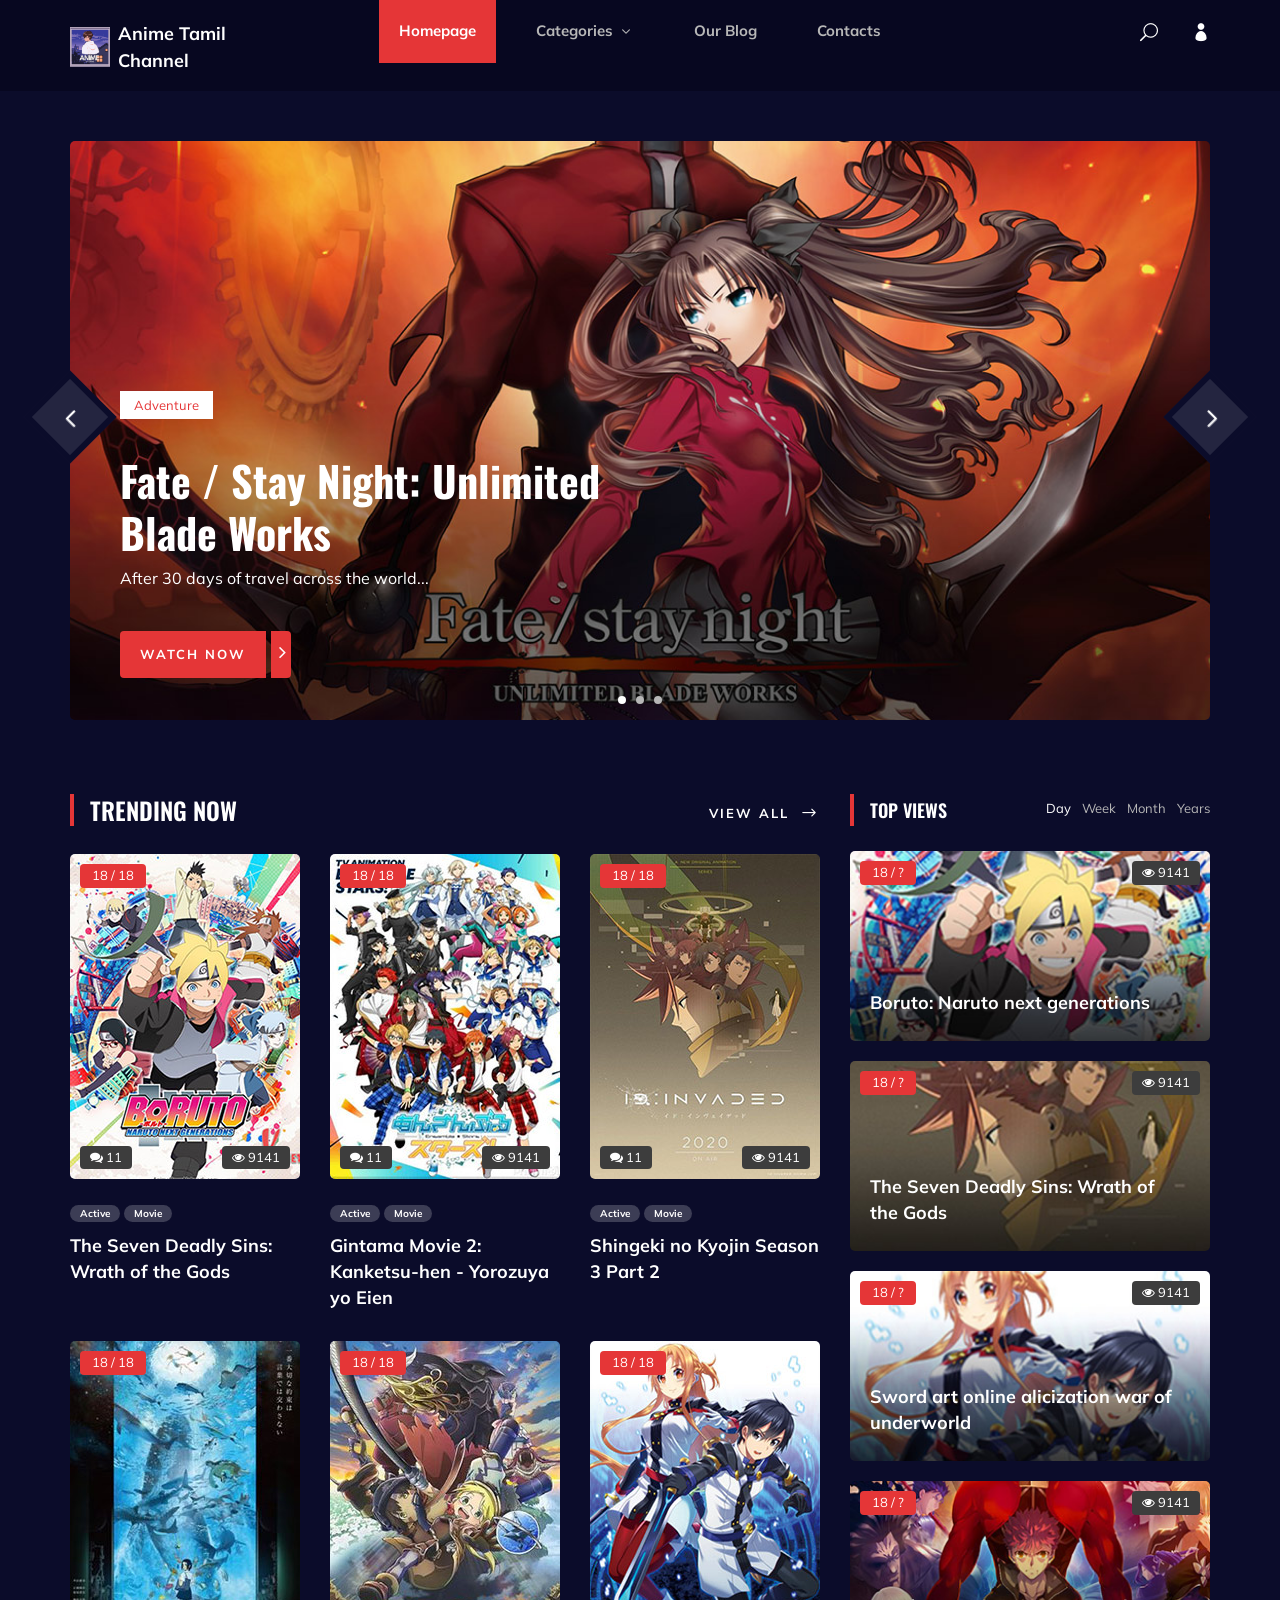
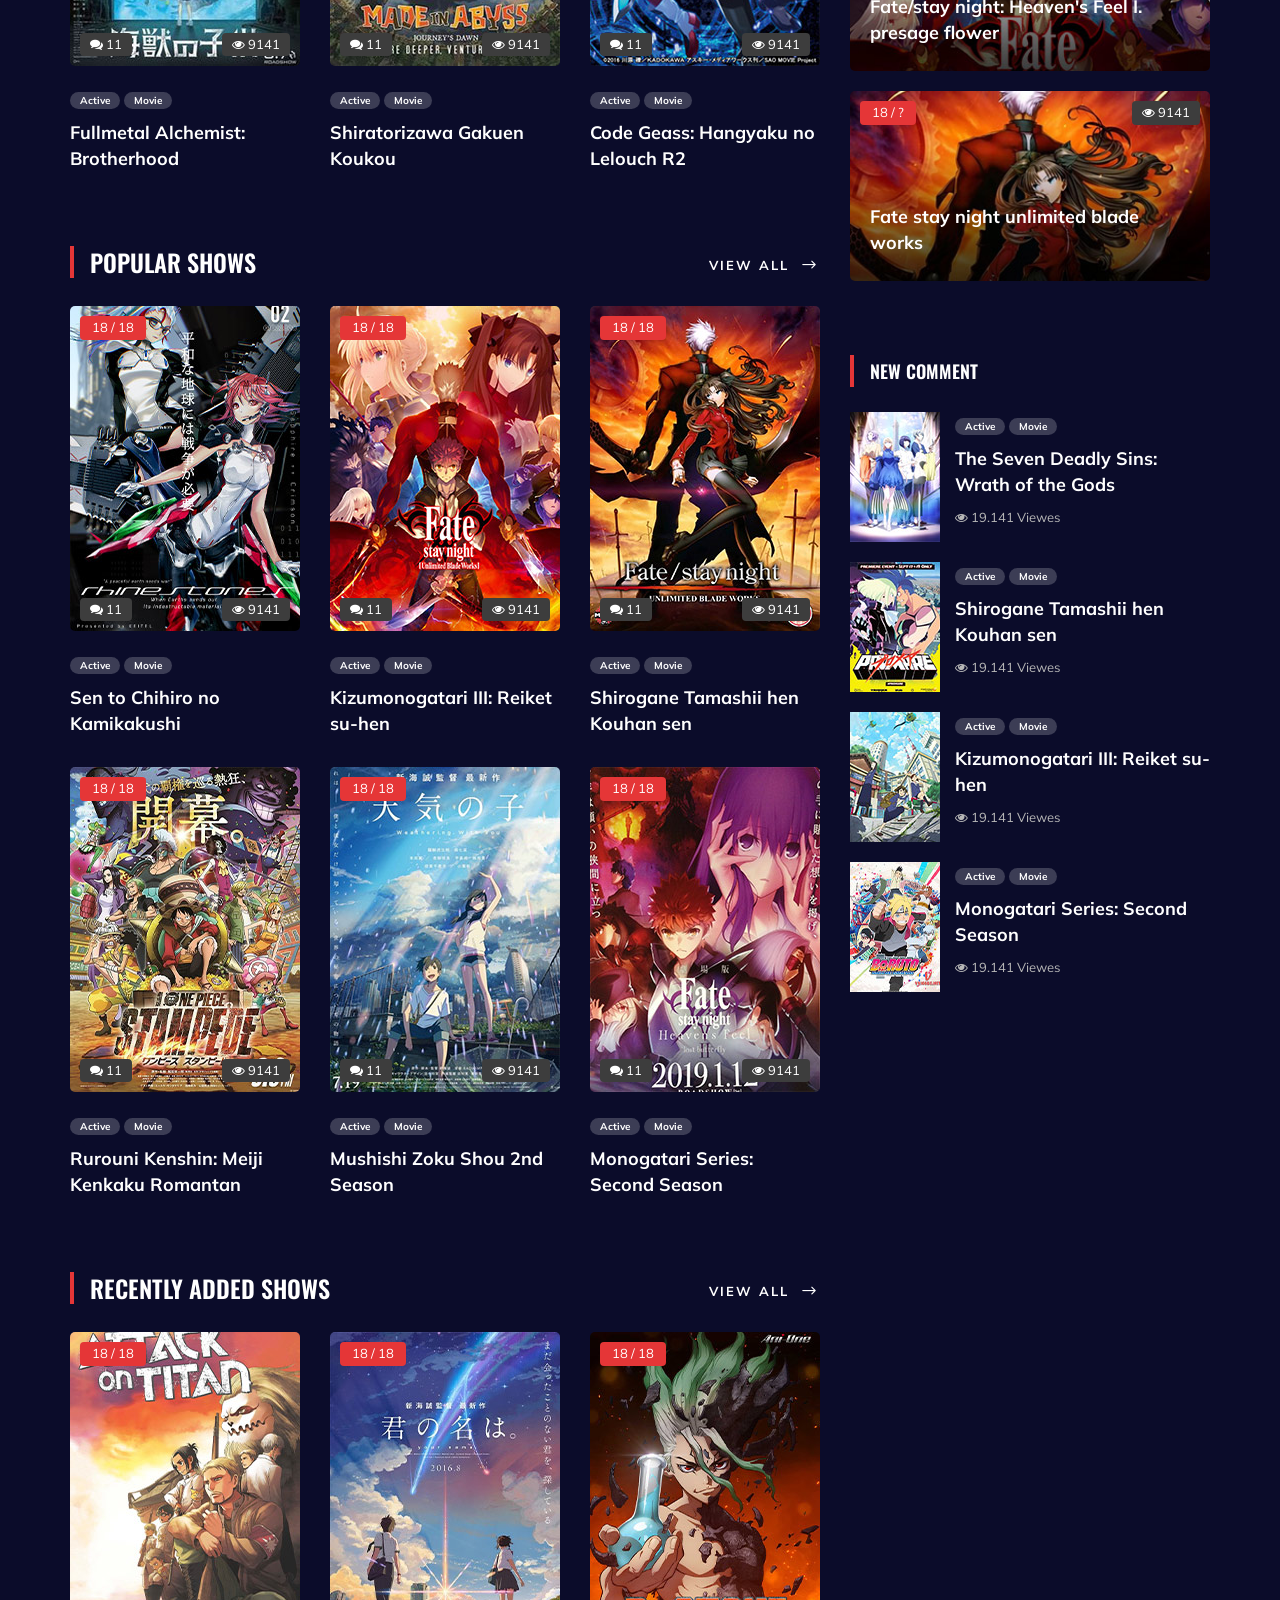
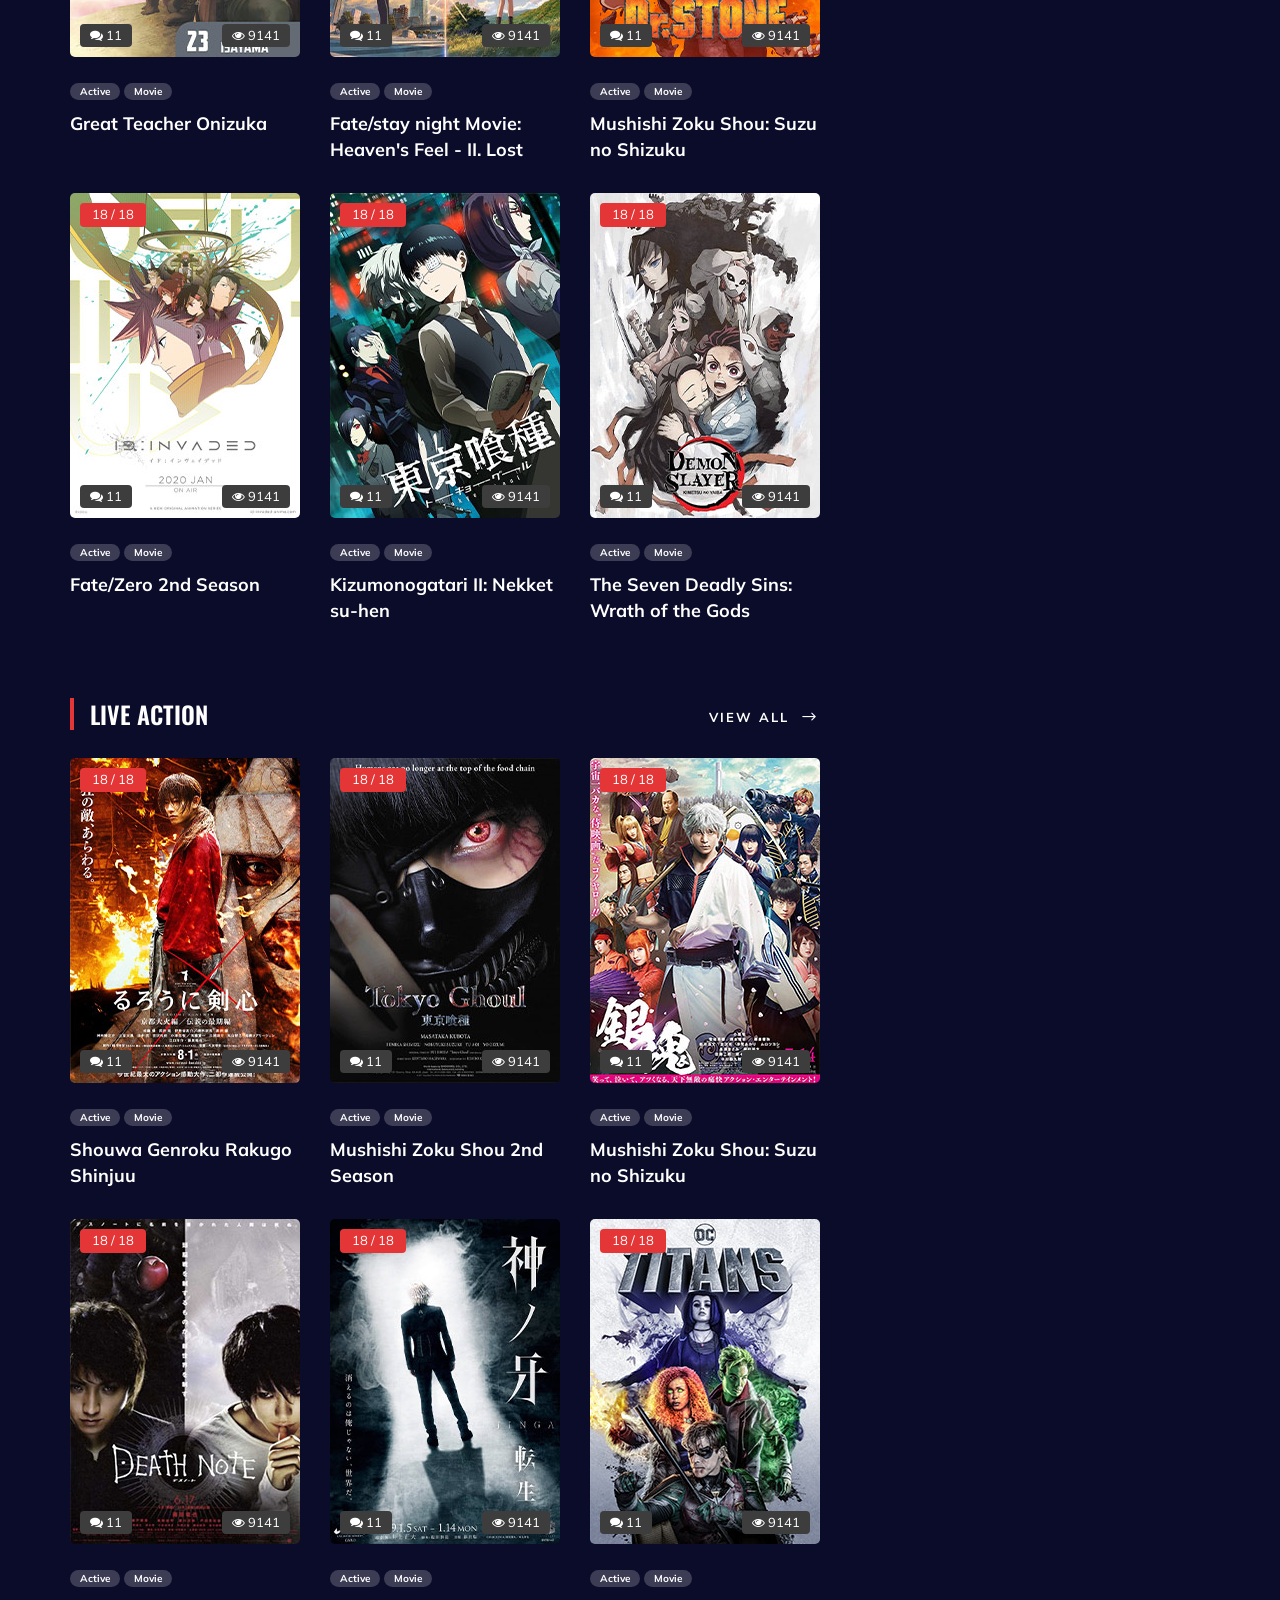
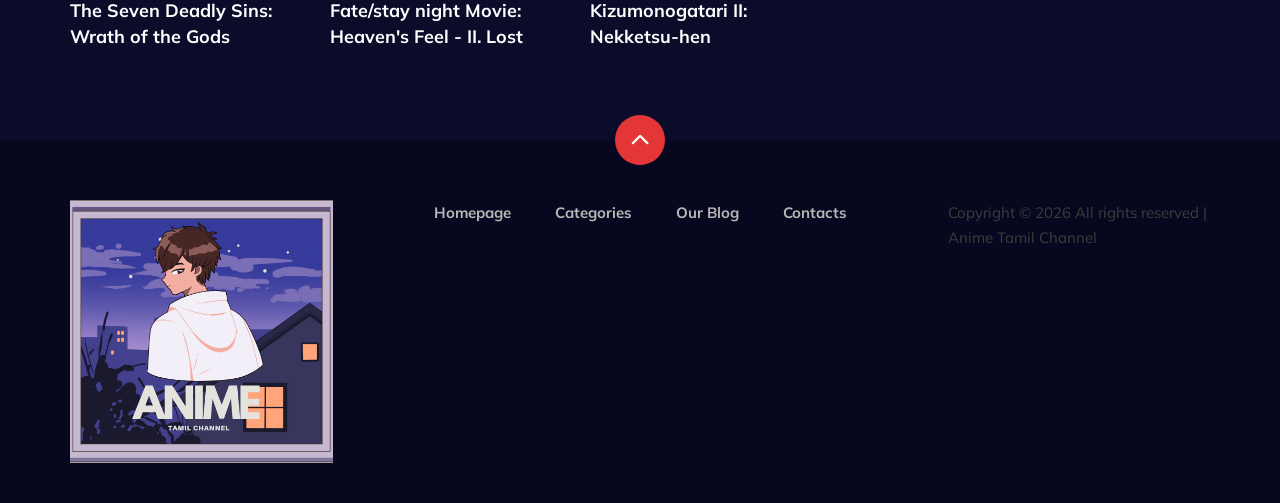
<file: index.html>
<!DOCTYPE html>
<html lang="zxx">

<head>
    <meta charset="UTF-8">
    <meta name="description" content="Anime Template">
    <meta name="keywords" content="Anime, unica, creative, html">
    <meta name="viewport" content="width=device-width, initial-scale=1.0">
    <meta http-equiv="X-UA-Compatible" content="ie=edge">
    <title>Anime Tamil Channel</title>

    <!-- Google Font -->
    <link href="https://fonts.googleapis.com/css2?family=Oswald:wght@300;400;500;600;700&display=swap" rel="stylesheet">
    <link href="https://fonts.googleapis.com/css2?family=Mulish:wght@300;400;500;600;700;800;900&display=swap"
        rel="stylesheet">

    <!-- Css Styles -->
    <link rel="stylesheet" href="css/bootstrap.min.css" type="text/css">
    <link rel="stylesheet" href="css/font-awesome.min.css" type="text/css">
    <link rel="stylesheet" href="css/elegant-icons.css" type="text/css">
    <link rel="stylesheet" href="css/plyr.css" type="text/css">
    <link rel="stylesheet" href="css/nice-select.css" type="text/css">
    <link rel="stylesheet" href="css/owl.carousel.min.css" type="text/css">
    <link rel="stylesheet" href="css/slicknav.min.css" type="text/css">
    <link rel="stylesheet" href="css/style.css" type="text/css">
</head>

<body>
    <!-- Page Preloder -->
    <div id="preloder">
        <div class="loader"></div>
    </div>

    <!-- Header Section Begin -->
    <header class="header">
        <div class="container">
            <div class="row">
                <div class="col-lg-2">
                    <div class="header__logo">
                        <a href="./index.html" style="display: flex; align-items: center; gap: 8px;">
                            <img src="img/logo.png" alt="Anime Tamil Channel Logo" style="height: 40px;">
                            <span style="font-size: 18px; font-weight: bold; color: #ffffff;">Anime Tamil Channel</span>
                        </a>

                    </div>
                </div>
                <div class="col-lg-8">
                    <div class="header__nav">
                        <nav class="header__menu mobile-menu">
                            <ul>
                                <li class="active"><a href="./index.html">Homepage</a></li>
                                <li><a href="./categories.html">Categories <span class="arrow_carrot-down"></span></a>
                                    <ul class="dropdown">
                                        <li><a href="./categories.html">Categories</a></li>
                                        <li><a href="./anime-details.html">Anime Details</a></li>
                                        <li><a href="./anime-watching.html">Anime Watching</a></li>
                                        <li><a href="./blog-details.html">Blog Details</a></li>
                                        <li><a href="./signup.html">Sign Up</a></li>
                                        <li><a href="./login.html">Login</a></li>
                                    </ul>
                                </li>
                                <li><a href="./blog.html">Our Blog</a></li>
                                <li><a href="#">Contacts</a></li>
                            </ul>
                        </nav>
                    </div>
                </div>
                <div class="col-lg-2">
                    <div class="header__right">
                        <a href="#" class="search-switch"><span class="icon_search"></span></a>
                        <a href="./login.html"><span class="icon_profile"></span></a>
                    </div>
                </div>
            </div>
            <div id="mobile-menu-wrap"></div>
        </div>
    </header>
    <!-- Header End -->

    <!-- Hero Section Begin -->
    <section class="hero">
        <div class="container">
            <div class="hero__slider owl-carousel">
                <div class="hero__items set-bg" data-setbg="img/hero/hero-1.jpg">
                    <div class="row">
                        <div class="col-lg-6">
                            <div class="hero__text">
                                <div class="label">Adventure</div>
                                <h2>Fate / Stay Night: Unlimited Blade Works</h2>
                                <p>After 30 days of travel across the world...</p>
                                <a href="#"><span>Watch Now</span> <i class="fa fa-angle-right"></i></a>
                            </div>
                        </div>
                    </div>
                </div>
                <div class="hero__items set-bg" data-setbg="img/hero/hero-1.jpg">
                    <div class="row">
                        <div class="col-lg-6">
                            <div class="hero__text">
                                <div class="label">Adventure</div>
                                <h2>Fate / Stay Night: Unlimited Blade Works</h2>
                                <p>After 30 days of travel across the world...</p>
                                <a href="#"><span>Watch Now</span> <i class="fa fa-angle-right"></i></a>
                            </div>
                        </div>
                    </div>
                </div>
                <div class="hero__items set-bg" data-setbg="img/hero/hero-1.jpg">
                    <div class="row">
                        <div class="col-lg-6">
                            <div class="hero__text">
                                <div class="label">Adventure</div>
                                <h2>Fate / Stay Night: Unlimited Blade Works</h2>
                                <p>After 30 days of travel across the world...</p>
                                <a href="#"><span>Watch Now</span> <i class="fa fa-angle-right"></i></a>
                            </div>
                        </div>
                    </div>
                </div>
            </div>
        </div>
    </section>
    <!-- Hero Section End -->

    <!-- Product Section Begin -->
    <section class="product spad">
        <div class="container">
            <div class="row">
                <div class="col-lg-8">
                    <div class="trending__product">
                        <div class="row">
                            <div class="col-lg-8 col-md-8 col-sm-8">
                                <div class="section-title">
                                    <h4>Trending Now</h4>
                                </div>
                            </div>
                            <div class="col-lg-4 col-md-4 col-sm-4">
                                <div class="btn__all">
                                    <a href="#" class="primary-btn">View All <span class="arrow_right"></span></a>
                                </div>
                            </div>
                        </div>
                        <div class="row">
                            <div class="col-lg-4 col-md-6 col-sm-6">
                                <div class="product__item">
                                    <div class="product__item__pic set-bg" data-setbg="img/trending/trend-1.jpg">
                                        <div class="ep">18 / 18</div>
                                        <div class="comment"><i class="fa fa-comments"></i> 11</div>
                                        <div class="view"><i class="fa fa-eye"></i> 9141</div>
                                    </div>
                                    <div class="product__item__text">
                                        <ul>
                                            <li>Active</li>
                                            <li>Movie</li>
                                        </ul>
                                        <h5><a href="#">The Seven Deadly Sins: Wrath of the Gods</a></h5>
                                    </div>
                                </div>
                            </div>
                            <div class="col-lg-4 col-md-6 col-sm-6">
                                <div class="product__item">
                                    <div class="product__item__pic set-bg" data-setbg="img/trending/trend-2.jpg">
                                        <div class="ep">18 / 18</div>
                                        <div class="comment"><i class="fa fa-comments"></i> 11</div>
                                        <div class="view"><i class="fa fa-eye"></i> 9141</div>
                                    </div>
                                    <div class="product__item__text">
                                        <ul>
                                            <li>Active</li>
                                            <li>Movie</li>
                                        </ul>
                                        <h5><a href="#">Gintama Movie 2: Kanketsu-hen - Yorozuya yo Eien</a></h5>
                                    </div>
                                </div>
                            </div>
                            <div class="col-lg-4 col-md-6 col-sm-6">
                                <div class="product__item">
                                    <div class="product__item__pic set-bg" data-setbg="img/trending/trend-3.jpg">
                                        <div class="ep">18 / 18</div>
                                        <div class="comment"><i class="fa fa-comments"></i> 11</div>
                                        <div class="view"><i class="fa fa-eye"></i> 9141</div>
                                    </div>
                                    <div class="product__item__text">
                                        <ul>
                                            <li>Active</li>
                                            <li>Movie</li>
                                        </ul>
                                        <h5><a href="#">Shingeki no Kyojin Season 3 Part 2</a></h5>
                                    </div>
                                </div>
                            </div>
                            <div class="col-lg-4 col-md-6 col-sm-6">
                                <div class="product__item">
                                    <div class="product__item__pic set-bg" data-setbg="img/trending/trend-4.jpg">
                                        <div class="ep">18 / 18</div>
                                        <div class="comment"><i class="fa fa-comments"></i> 11</div>
                                        <div class="view"><i class="fa fa-eye"></i> 9141</div>
                                    </div>
                                    <div class="product__item__text">
                                        <ul>
                                            <li>Active</li>
                                            <li>Movie</li>
                                        </ul>
                                        <h5><a href="#">Fullmetal Alchemist: Brotherhood</a></h5>
                                    </div>
                                </div>
                            </div>
                            <div class="col-lg-4 col-md-6 col-sm-6">
                                <div class="product__item">
                                    <div class="product__item__pic set-bg" data-setbg="img/trending/trend-5.jpg">
                                        <div class="ep">18 / 18</div>
                                        <div class="comment"><i class="fa fa-comments"></i> 11</div>
                                        <div class="view"><i class="fa fa-eye"></i> 9141</div>
                                    </div>
                                    <div class="product__item__text">
                                        <ul>
                                            <li>Active</li>
                                            <li>Movie</li>
                                        </ul>
                                        <h5><a href="#">Shiratorizawa Gakuen Koukou</a></h5>
                                    </div>
                                </div>
                            </div>
                            <div class="col-lg-4 col-md-6 col-sm-6">
                                <div class="product__item">
                                    <div class="product__item__pic set-bg" data-setbg="img/trending/trend-6.jpg">
                                        <div class="ep">18 / 18</div>
                                        <div class="comment"><i class="fa fa-comments"></i> 11</div>
                                        <div class="view"><i class="fa fa-eye"></i> 9141</div>
                                    </div>
                                    <div class="product__item__text">
                                        <ul>
                                            <li>Active</li>
                                            <li>Movie</li>
                                        </ul>
                                        <h5><a href="#">Code Geass: Hangyaku no Lelouch R2</a></h5>
                                    </div>
                                </div>
                            </div>
                        </div>
                    </div>
                    <div class="popular__product">
                        <div class="row">
                            <div class="col-lg-8 col-md-8 col-sm-8">
                                <div class="section-title">
                                    <h4>Popular Shows</h4>
                                </div>
                            </div>
                            <div class="col-lg-4 col-md-4 col-sm-4">
                                <div class="btn__all">
                                    <a href="#" class="primary-btn">View All <span class="arrow_right"></span></a>
                                </div>
                            </div>
                        </div>
                        <div class="row">
                            <div class="col-lg-4 col-md-6 col-sm-6">
                                <div class="product__item">
                                    <div class="product__item__pic set-bg" data-setbg="img/popular/popular-1.jpg">
                                        <div class="ep">18 / 18</div>
                                        <div class="comment"><i class="fa fa-comments"></i> 11</div>
                                        <div class="view"><i class="fa fa-eye"></i> 9141</div>
                                    </div>
                                    <div class="product__item__text">
                                        <ul>
                                            <li>Active</li>
                                            <li>Movie</li>
                                        </ul>
                                        <h5><a href="#">Sen to Chihiro no Kamikakushi</a></h5>
                                    </div>
                                </div>
                            </div>
                            <div class="col-lg-4 col-md-6 col-sm-6">
                                <div class="product__item">
                                    <div class="product__item__pic set-bg" data-setbg="img/popular/popular-2.jpg">
                                        <div class="ep">18 / 18</div>
                                        <div class="comment"><i class="fa fa-comments"></i> 11</div>
                                        <div class="view"><i class="fa fa-eye"></i> 9141</div>
                                    </div>
                                    <div class="product__item__text">
                                        <ul>
                                            <li>Active</li>
                                            <li>Movie</li>
                                        </ul>
                                        <h5><a href="#">Kizumonogatari III: Reiket su-hen</a></h5>
                                    </div>
                                </div>
                            </div>
                            <div class="col-lg-4 col-md-6 col-sm-6">
                                <div class="product__item">
                                    <div class="product__item__pic set-bg" data-setbg="img/popular/popular-3.jpg">
                                        <div class="ep">18 / 18</div>
                                        <div class="comment"><i class="fa fa-comments"></i> 11</div>
                                        <div class="view"><i class="fa fa-eye"></i> 9141</div>
                                    </div>
                                    <div class="product__item__text">
                                        <ul>
                                            <li>Active</li>
                                            <li>Movie</li>
                                        </ul>
                                        <h5><a href="#">Shirogane Tamashii hen Kouhan sen</a></h5>
                                    </div>
                                </div>
                            </div>
                            <div class="col-lg-4 col-md-6 col-sm-6">
                                <div class="product__item">
                                    <div class="product__item__pic set-bg" data-setbg="img/popular/popular-4.jpg">
                                        <div class="ep">18 / 18</div>
                                        <div class="comment"><i class="fa fa-comments"></i> 11</div>
                                        <div class="view"><i class="fa fa-eye"></i> 9141</div>
                                    </div>
                                    <div class="product__item__text">
                                        <ul>
                                            <li>Active</li>
                                            <li>Movie</li>
                                        </ul>
                                        <h5><a href="#">Rurouni Kenshin: Meiji Kenkaku Romantan</a></h5>
                                    </div>
                                </div>
                            </div>
                            <div class="col-lg-4 col-md-6 col-sm-6">
                                <div class="product__item">
                                    <div class="product__item__pic set-bg" data-setbg="img/popular/popular-5.jpg">
                                        <div class="ep">18 / 18</div>
                                        <div class="comment"><i class="fa fa-comments"></i> 11</div>
                                        <div class="view"><i class="fa fa-eye"></i> 9141</div>
                                    </div>
                                    <div class="product__item__text">
                                        <ul>
                                            <li>Active</li>
                                            <li>Movie</li>
                                        </ul>
                                        <h5><a href="#">Mushishi Zoku Shou 2nd Season</a></h5>
                                    </div>
                                </div>
                            </div>
                            <div class="col-lg-4 col-md-6 col-sm-6">
                                <div class="product__item">
                                    <div class="product__item__pic set-bg" data-setbg="img/popular/popular-6.jpg">
                                        <div class="ep">18 / 18</div>
                                        <div class="comment"><i class="fa fa-comments"></i> 11</div>
                                        <div class="view"><i class="fa fa-eye"></i> 9141</div>
                                    </div>
                                    <div class="product__item__text">
                                        <ul>
                                            <li>Active</li>
                                            <li>Movie</li>
                                        </ul>
                                        <h5><a href="#">Monogatari Series: Second Season</a></h5>
                                    </div>
                                </div>
                            </div>
                        </div>
                    </div>
                    <div class="recent__product">
                        <div class="row">
                            <div class="col-lg-8 col-md-8 col-sm-8">
                                <div class="section-title">
                                    <h4>Recently Added Shows</h4>
                                </div>
                            </div>
                            <div class="col-lg-4 col-md-4 col-sm-4">
                                <div class="btn__all">
                                    <a href="#" class="primary-btn">View All <span class="arrow_right"></span></a>
                                </div>
                            </div>
                        </div>
                        <div class="row">
                            <div class="col-lg-4 col-md-6 col-sm-6">
                                <div class="product__item">
                                    <div class="product__item__pic set-bg" data-setbg="img/recent/recent-1.jpg">
                                        <div class="ep">18 / 18</div>
                                        <div class="comment"><i class="fa fa-comments"></i> 11</div>
                                        <div class="view"><i class="fa fa-eye"></i> 9141</div>
                                    </div>
                                    <div class="product__item__text">
                                        <ul>
                                            <li>Active</li>
                                            <li>Movie</li>
                                        </ul>
                                        <h5><a href="#">Great Teacher Onizuka</a></h5>
                                    </div>
                                </div>
                            </div>
                            <div class="col-lg-4 col-md-6 col-sm-6">
                                <div class="product__item">
                                    <div class="product__item__pic set-bg" data-setbg="img/recent/recent-2.jpg">
                                        <div class="ep">18 / 18</div>
                                        <div class="comment"><i class="fa fa-comments"></i> 11</div>
                                        <div class="view"><i class="fa fa-eye"></i> 9141</div>
                                    </div>
                                    <div class="product__item__text">
                                        <ul>
                                            <li>Active</li>
                                            <li>Movie</li>
                                        </ul>
                                        <h5><a href="#">Fate/stay night Movie: Heaven's Feel - II. Lost</a></h5>
                                    </div>
                                </div>
                            </div>
                            <div class="col-lg-4 col-md-6 col-sm-6">
                                <div class="product__item">
                                    <div class="product__item__pic set-bg" data-setbg="img/recent/recent-3.jpg">
                                        <div class="ep">18 / 18</div>
                                        <div class="comment"><i class="fa fa-comments"></i> 11</div>
                                        <div class="view"><i class="fa fa-eye"></i> 9141</div>
                                    </div>
                                    <div class="product__item__text">
                                        <ul>
                                            <li>Active</li>
                                            <li>Movie</li>
                                        </ul>
                                        <h5><a href="#">Mushishi Zoku Shou: Suzu no Shizuku</a></h5>
                                    </div>
                                </div>
                            </div>
                            <div class="col-lg-4 col-md-6 col-sm-6">
                                <div class="product__item">
                                    <div class="product__item__pic set-bg" data-setbg="img/recent/recent-4.jpg">
                                        <div class="ep">18 / 18</div>
                                        <div class="comment"><i class="fa fa-comments"></i> 11</div>
                                        <div class="view"><i class="fa fa-eye"></i> 9141</div>
                                    </div>
                                    <div class="product__item__text">
                                        <ul>
                                            <li>Active</li>
                                            <li>Movie</li>
                                        </ul>
                                        <h5><a href="#">Fate/Zero 2nd Season</a></h5>
                                    </div>
                                </div>
                            </div>
                            <div class="col-lg-4 col-md-6 col-sm-6">
                                <div class="product__item">
                                    <div class="product__item__pic set-bg" data-setbg="img/recent/recent-5.jpg">
                                        <div class="ep">18 / 18</div>
                                        <div class="comment"><i class="fa fa-comments"></i> 11</div>
                                        <div class="view"><i class="fa fa-eye"></i> 9141</div>
                                    </div>
                                    <div class="product__item__text">
                                        <ul>
                                            <li>Active</li>
                                            <li>Movie</li>
                                        </ul>
                                        <h5><a href="#">Kizumonogatari II: Nekket su-hen</a></h5>
                                    </div>
                                </div>
                            </div>
                            <div class="col-lg-4 col-md-6 col-sm-6">
                                <div class="product__item">
                                    <div class="product__item__pic set-bg" data-setbg="img/recent/recent-6.jpg">
                                        <div class="ep">18 / 18</div>
                                        <div class="comment"><i class="fa fa-comments"></i> 11</div>
                                        <div class="view"><i class="fa fa-eye"></i> 9141</div>
                                    </div>
                                    <div class="product__item__text">
                                        <ul>
                                            <li>Active</li>
                                            <li>Movie</li>
                                        </ul>
                                        <h5><a href="#">The Seven Deadly Sins: Wrath of the Gods</a></h5>
                                    </div>
                                </div>
                            </div>
                        </div>
                    </div>
                    <div class="live__product">
                        <div class="row">
                            <div class="col-lg-8 col-md-8 col-sm-8">
                                <div class="section-title">
                                    <h4>Live Action</h4>
                                </div>
                            </div>
                            <div class="col-lg-4 col-md-4 col-sm-4">
                                <div class="btn__all">
                                    <a href="#" class="primary-btn">View All <span class="arrow_right"></span></a>
                                </div>
                            </div>
                        </div>
                        <div class="row">
                            <div class="col-lg-4 col-md-6 col-sm-6">
                                <div class="product__item">
                                    <div class="product__item__pic set-bg" data-setbg="img/live/live-1.jpg">
                                        <div class="ep">18 / 18</div>
                                        <div class="comment"><i class="fa fa-comments"></i> 11</div>
                                        <div class="view"><i class="fa fa-eye"></i> 9141</div>
                                    </div>
                                    <div class="product__item__text">
                                        <ul>
                                            <li>Active</li>
                                            <li>Movie</li>
                                        </ul>
                                        <h5><a href="#">Shouwa Genroku Rakugo Shinjuu</a></h5>
                                    </div>
                                </div>
                            </div>
                            <div class="col-lg-4 col-md-6 col-sm-6">
                                <div class="product__item">
                                    <div class="product__item__pic set-bg" data-setbg="img/live/live-2.jpg">
                                        <div class="ep">18 / 18</div>
                                        <div class="comment"><i class="fa fa-comments"></i> 11</div>
                                        <div class="view"><i class="fa fa-eye"></i> 9141</div>
                                    </div>
                                    <div class="product__item__text">
                                        <ul>
                                            <li>Active</li>
                                            <li>Movie</li>
                                        </ul>
                                        <h5><a href="#">Mushishi Zoku Shou 2nd Season</a></h5>
                                    </div>
                                </div>
                            </div>
                            <div class="col-lg-4 col-md-6 col-sm-6">
                                <div class="product__item">
                                    <div class="product__item__pic set-bg" data-setbg="img/live/live-3.jpg">
                                        <div class="ep">18 / 18</div>
                                        <div class="comment"><i class="fa fa-comments"></i> 11</div>
                                        <div class="view"><i class="fa fa-eye"></i> 9141</div>
                                    </div>
                                    <div class="product__item__text">
                                        <ul>
                                            <li>Active</li>
                                            <li>Movie</li>
                                        </ul>
                                        <h5><a href="#">Mushishi Zoku Shou: Suzu no Shizuku</a></h5>
                                    </div>
                                </div>
                            </div>
                            <div class="col-lg-4 col-md-6 col-sm-6">
                                <div class="product__item">
                                    <div class="product__item__pic set-bg" data-setbg="img/live/live-4.jpg">
                                        <div class="ep">18 / 18</div>
                                        <div class="comment"><i class="fa fa-comments"></i> 11</div>
                                        <div class="view"><i class="fa fa-eye"></i> 9141</div>
                                    </div>
                                    <div class="product__item__text">
                                        <ul>
                                            <li>Active</li>
                                            <li>Movie</li>
                                        </ul>
                                        <h5><a href="#">The Seven Deadly Sins: Wrath of the Gods</a></h5>
                                    </div>
                                </div>
                            </div>
                            <div class="col-lg-4 col-md-6 col-sm-6">
                                <div class="product__item">
                                    <div class="product__item__pic set-bg" data-setbg="img/live/live-5.jpg">
                                        <div class="ep">18 / 18</div>
                                        <div class="comment"><i class="fa fa-comments"></i> 11</div>
                                        <div class="view"><i class="fa fa-eye"></i> 9141</div>
                                    </div>
                                    <div class="product__item__text">
                                        <ul>
                                            <li>Active</li>
                                            <li>Movie</li>
                                        </ul>
                                        <h5><a href="#">Fate/stay night Movie: Heaven's Feel - II. Lost</a></h5>
                                    </div>
                                </div>
                            </div>
                            <div class="col-lg-4 col-md-6 col-sm-6">
                                <div class="product__item">
                                    <div class="product__item__pic set-bg" data-setbg="img/live/live-6.jpg">
                                        <div class="ep">18 / 18</div>
                                        <div class="comment"><i class="fa fa-comments"></i> 11</div>
                                        <div class="view"><i class="fa fa-eye"></i> 9141</div>
                                    </div>
                                    <div class="product__item__text">
                                        <ul>
                                            <li>Active</li>
                                            <li>Movie</li>
                                        </ul>
                                        <h5><a href="#">Kizumonogatari II: Nekketsu-hen</a></h5>
                                    </div>
                                </div>
                            </div>
                        </div>
                    </div>
                </div>
                <div class="col-lg-4 col-md-6 col-sm-8">
                    <div class="product__sidebar">
                        <div class="product__sidebar__view">
                            <div class="section-title">
                                <h5>Top Views</h5>
                            </div>
                            <ul class="filter__controls">
                                <li class="active" data-filter="*">Day</li>
                                <li data-filter=".week">Week</li>
                                <li data-filter=".month">Month</li>
                                <li data-filter=".years">Years</li>
                            </ul>
                            <div class="filter__gallery">
                                <div class="product__sidebar__view__item set-bg mix day years"
                                    data-setbg="img/sidebar/tv-1.jpg">
                                    <div class="ep">18 / ?</div>
                                    <div class="view"><i class="fa fa-eye"></i> 9141</div>
                                    <h5><a href="#">Boruto: Naruto next generations</a></h5>
                                </div>
                                <div class="product__sidebar__view__item set-bg mix month week"
                                    data-setbg="img/sidebar/tv-2.jpg">
                                    <div class="ep">18 / ?</div>
                                    <div class="view"><i class="fa fa-eye"></i> 9141</div>
                                    <h5><a href="#">The Seven Deadly Sins: Wrath of the Gods</a></h5>
                                </div>
                                <div class="product__sidebar__view__item set-bg mix week years"
                                    data-setbg="img/sidebar/tv-3.jpg">
                                    <div class="ep">18 / ?</div>
                                    <div class="view"><i class="fa fa-eye"></i> 9141</div>
                                    <h5><a href="#">Sword art online alicization war of underworld</a></h5>
                                </div>
                                <div class="product__sidebar__view__item set-bg mix years month"
                                    data-setbg="img/sidebar/tv-4.jpg">
                                    <div class="ep">18 / ?</div>
                                    <div class="view"><i class="fa fa-eye"></i> 9141</div>
                                    <h5><a href="#">Fate/stay night: Heaven's Feel I. presage flower</a></h5>
                                </div>
                                <div class="product__sidebar__view__item set-bg mix day"
                                    data-setbg="img/sidebar/tv-5.jpg">
                                    <div class="ep">18 / ?</div>
                                    <div class="view"><i class="fa fa-eye"></i> 9141</div>
                                    <h5><a href="#">Fate stay night unlimited blade works</a></h5>
                                </div>
                            </div>
                        </div>
                        <div class="product__sidebar__comment">
                            <div class="section-title">
                                <h5>New Comment</h5>
                            </div>
                            <div class="product__sidebar__comment__item">
                                <div class="product__sidebar__comment__item__pic">
                                    <img src="img/sidebar/comment-1.jpg" alt="">
                                </div>
                                <div class="product__sidebar__comment__item__text">
                                    <ul>
                                        <li>Active</li>
                                        <li>Movie</li>
                                    </ul>
                                    <h5><a href="#">The Seven Deadly Sins: Wrath of the Gods</a></h5>
                                    <span><i class="fa fa-eye"></i> 19.141 Viewes</span>
                                </div>
                            </div>
                            <div class="product__sidebar__comment__item">
                                <div class="product__sidebar__comment__item__pic">
                                    <img src="img/sidebar/comment-2.jpg" alt="">
                                </div>
                                <div class="product__sidebar__comment__item__text">
                                    <ul>
                                        <li>Active</li>
                                        <li>Movie</li>
                                    </ul>
                                    <h5><a href="#">Shirogane Tamashii hen Kouhan sen</a></h5>
                                    <span><i class="fa fa-eye"></i> 19.141 Viewes</span>
                                </div>
                            </div>
                            <div class="product__sidebar__comment__item">
                                <div class="product__sidebar__comment__item__pic">
                                    <img src="img/sidebar/comment-3.jpg" alt="">
                                </div>
                                <div class="product__sidebar__comment__item__text">
                                    <ul>
                                        <li>Active</li>
                                        <li>Movie</li>
                                    </ul>
                                    <h5><a href="#">Kizumonogatari III: Reiket su-hen</a></h5>
                                    <span><i class="fa fa-eye"></i> 19.141 Viewes</span>
                                </div>
                            </div>
                            <div class="product__sidebar__comment__item">
                                <div class="product__sidebar__comment__item__pic">
                                    <img src="img/sidebar/comment-4.jpg" alt="">
                                </div>
                                <div class="product__sidebar__comment__item__text">
                                    <ul>
                                        <li>Active</li>
                                        <li>Movie</li>
                                    </ul>
                                    <h5><a href="#">Monogatari Series: Second Season</a></h5>
                                    <span><i class="fa fa-eye"></i> 19.141 Viewes</span>
                                </div>
                            </div>
                        </div>
                    </div>
                </div>
            </div>
        </div>
    </section>
    <!-- Product Section End -->

    <!-- Footer Section Begin -->
    <footer class="footer">
        <div class="page-up">
            <a href="#" id="scrollToTopButton"><span class="arrow_carrot-up"></span></a>
        </div>
        <div class="container">
            <div class="row">
                <div class="col-lg-3">
                    <div class="footer__logo">
                        <a href="./index.html"><img src="img/logo.png" alt=""></a>
                    </div>
                </div>
                <div class="col-lg-6">
                    <div class="footer__nav">
                        <ul>
                            <li class="active"><a href="./index.html">Homepage</a></li>
                            <li><a href="./categories.html">Categories</a></li>
                            <li><a href="./blog.html">Our Blog</a></li>
                            <li><a href="#">Contacts</a></li>
                        </ul>
                    </div>
                </div>
                <div class="col-lg-3">
                    <p>
                        Copyright &copy;
                        <script>document.write(new Date().getFullYear());</script> All rights reserved | Anime Tamil
                        Channel
                    </p>
                </div>

            </div>
        </div>
    </footer>
    <!-- Footer Section End -->

    <!-- Search model Begin -->
    <div class="search-model">
        <div class="h-100 d-flex align-items-center justify-content-center">
            <div class="search-close-switch"><i class="icon_close"></i></div>
            <form class="search-model-form">
                <input type="text" id="search-input" placeholder="Search here.....">
            </form>
        </div>
    </div>
    <!-- Search model end -->

    <!-- Js Plugins -->
    <script src="js/jquery-3.3.1.min.js"></script>
    <script src="js/bootstrap.min.js"></script>
    <script src="js/player.js"></script>
    <script src="js/jquery.nice-select.min.js"></script>
    <script src="js/mixitup.min.js"></script>
    <script src="js/jquery.slicknav.js"></script>
    <script src="js/owl.carousel.min.js"></script>
    <script src="js/main.js"></script>


</body>

</html>
</file>
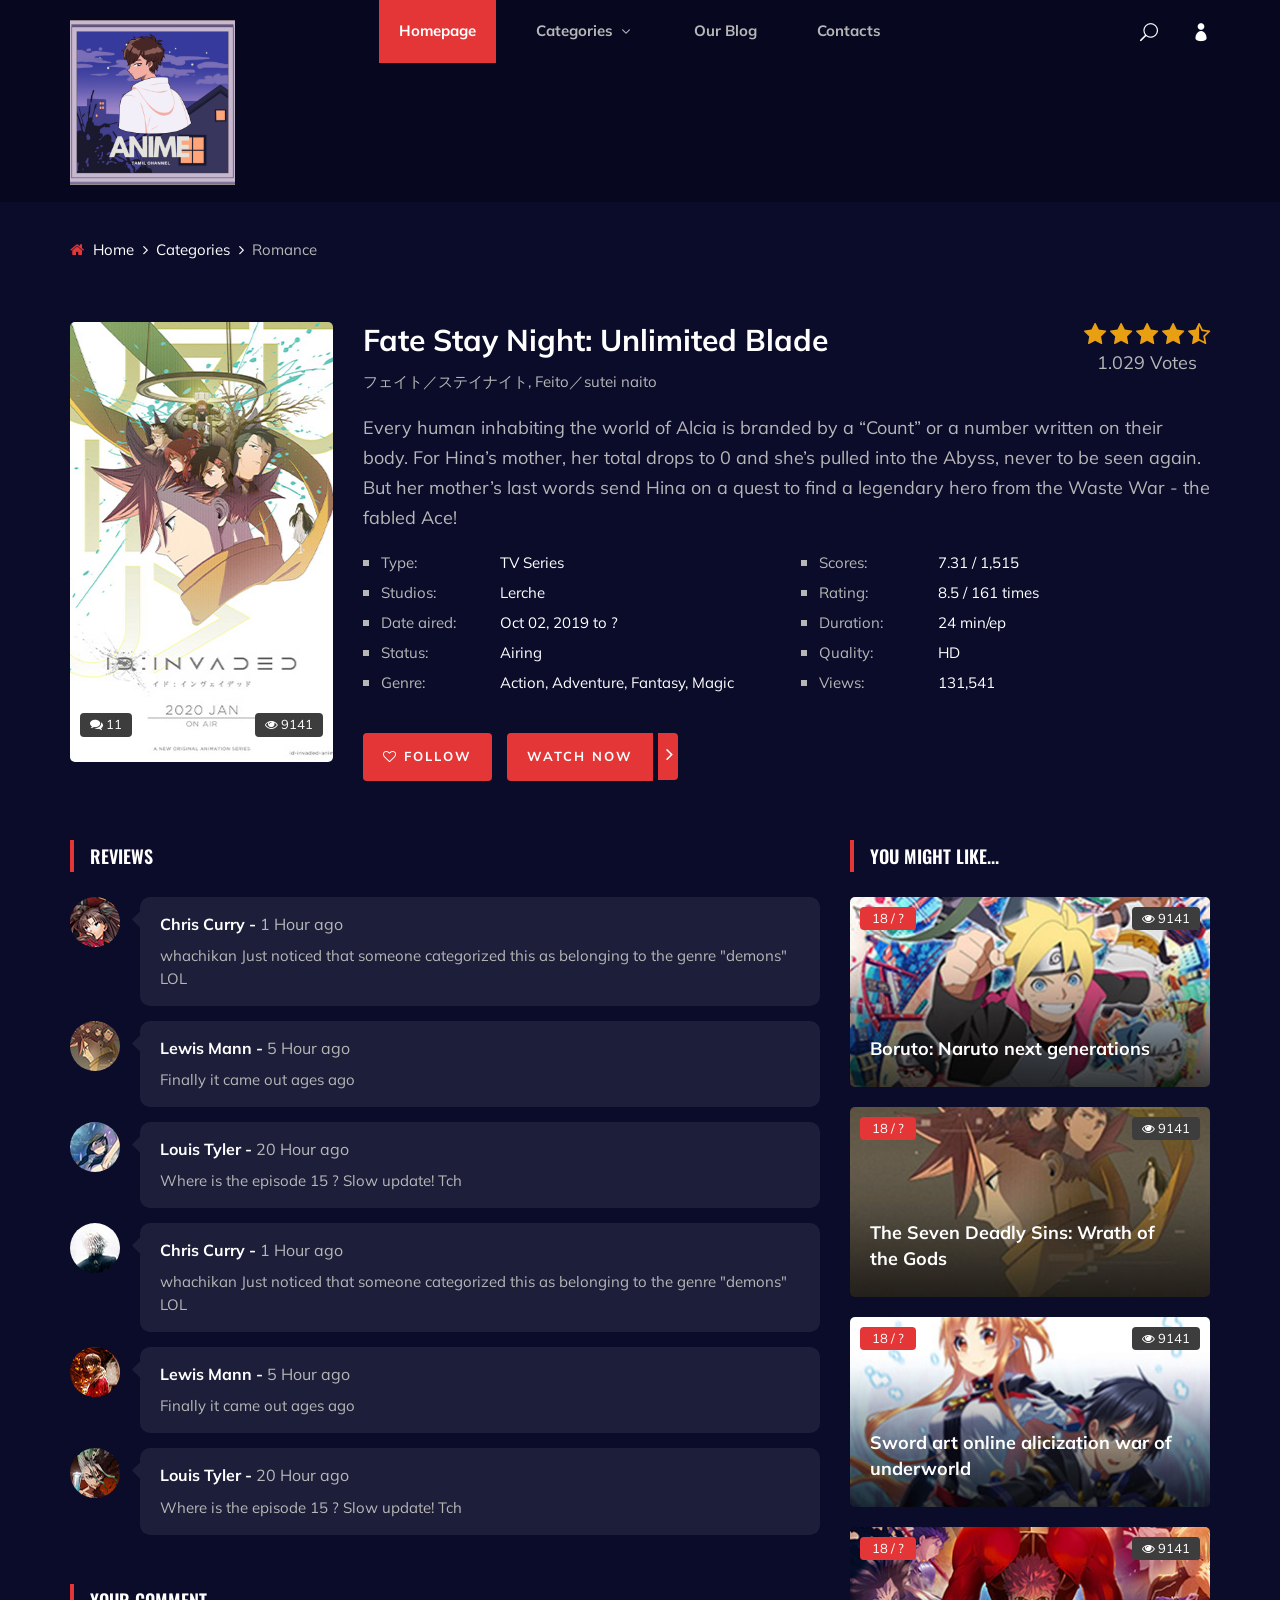
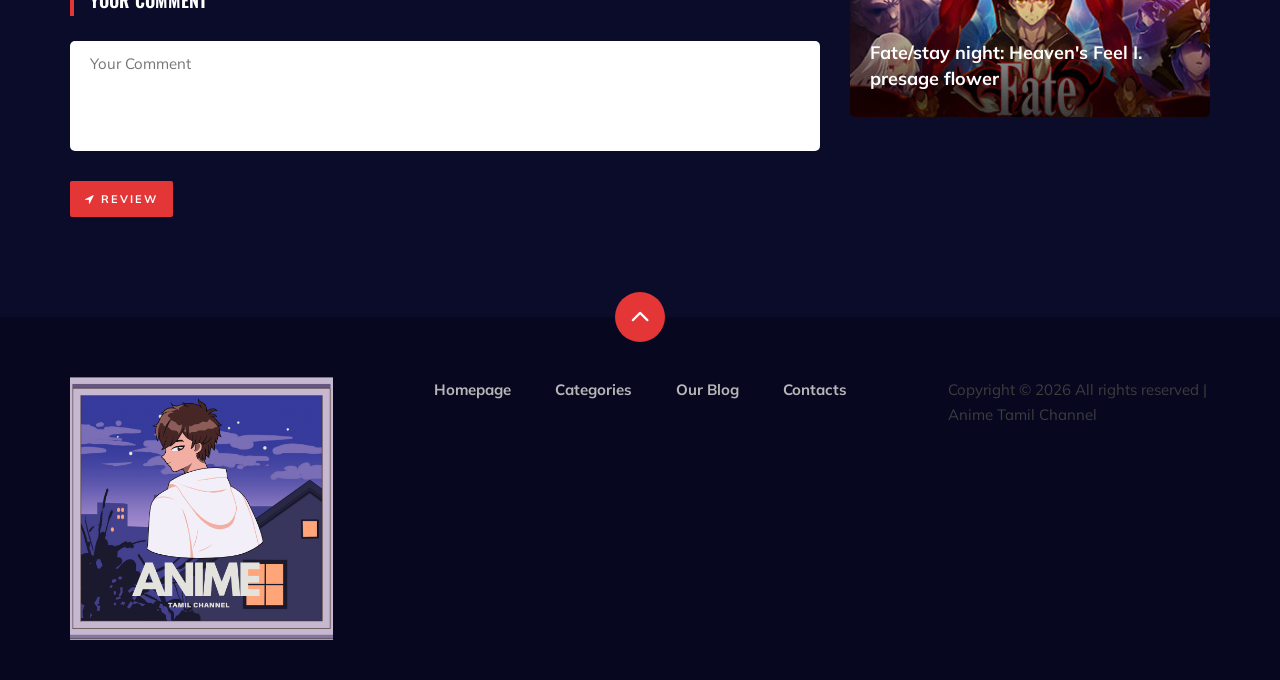
<file: anime-details.html>
<!DOCTYPE html>
<html lang="zxx">

<head>
    <meta charset="UTF-8">
    <meta name="description" content="Anime Template">
    <meta name="keywords" content="Anime, unica, creative, html">
    <meta name="viewport" content="width=device-width, initial-scale=1.0">
    <meta http-equiv="X-UA-Compatible" content="ie=edge">
    <title>Anime Tamil Channel</title>

    <!-- Google Font -->
    <link href="https://fonts.googleapis.com/css2?family=Oswald:wght@300;400;500;600;700&display=swap" rel="stylesheet">
    <link href="https://fonts.googleapis.com/css2?family=Mulish:wght@300;400;500;600;700;800;900&display=swap"
        rel="stylesheet">

    <!-- Css Styles -->
    <link rel="stylesheet" href="css/bootstrap.min.css" type="text/css">
    <link rel="stylesheet" href="css/font-awesome.min.css" type="text/css">
    <link rel="stylesheet" href="css/elegant-icons.css" type="text/css">
    <link rel="stylesheet" href="css/plyr.css" type="text/css">
    <link rel="stylesheet" href="css/nice-select.css" type="text/css">
    <link rel="stylesheet" href="css/owl.carousel.min.css" type="text/css">
    <link rel="stylesheet" href="css/slicknav.min.css" type="text/css">
    <link rel="stylesheet" href="css/style.css" type="text/css">
</head>

<body>
    <!-- Page Preloder -->
    <div id="preloder">
        <div class="loader"></div>
    </div>

    <!-- Header Section Begin -->
    <header class="header">
        <div class="container">
            <div class="row">
                <div class="col-lg-2">
                    <div class="header__logo">
                        <a href="./index.html">
                            <img src="img/logo.png" alt="">
                        </a>
                    </div>
                </div>
                <div class="col-lg-8">
                    <div class="header__nav">
                        <nav class="header__menu mobile-menu">
                            <ul>
                                <li class="active"><a href="./index.html">Homepage</a></li>
                                <li><a href="./categories.html">Categories <span class="arrow_carrot-down"></span></a>
                                    <ul class="dropdown">
                                        <li><a href="./categories.html">Categories</a></li>
                                        <li><a href="./anime-details.html">Anime Details</a></li>
                                        <li><a href="./anime-watching.html">Anime Watching</a></li>
                                        <li><a href="./blog-details.html">Blog Details</a></li>
                                        <li><a href="./signup.html">Sign Up</a></li>
                                        <li><a href="./login.html">Login</a></li>
                                    </ul>
                                </li>
                                <li><a href="./blog.html">Our Blog</a></li>
                                <li><a href="#">Contacts</a></li>
                            </ul>
                        </nav>
                    </div>
                </div>
                <div class="col-lg-2">
                    <div class="header__right">
                        <a href="#" class="search-switch"><span class="icon_search"></span></a>
                        <a href="./login.html"><span class="icon_profile"></span></a>
                    </div>
                </div>
            </div>
            <div id="mobile-menu-wrap"></div>
        </div>
    </header>
    <!-- Header End -->

    <!-- Breadcrumb Begin -->
    <div class="breadcrumb-option">
        <div class="container">
            <div class="row">
                <div class="col-lg-12">
                    <div class="breadcrumb__links">
                        <a href="./index.html"><i class="fa fa-home"></i> Home</a>
                        <a href="./categories.html">Categories</a>
                        <span>Romance</span>
                    </div>
                </div>
            </div>
        </div>
    </div>
    <!-- Breadcrumb End -->

    <!-- Anime Section Begin -->
    <section class="anime-details spad">
        <div class="container">
            <div class="anime__details__content">
                <div class="row">
                    <div class="col-lg-3">
                        <div class="anime__details__pic set-bg" data-setbg="img/anime/details-pic.jpg">
                            <div class="comment"><i class="fa fa-comments"></i> 11</div>
                            <div class="view"><i class="fa fa-eye"></i> 9141</div>
                        </div>
                    </div>
                    <div class="col-lg-9">
                        <div class="anime__details__text">
                            <div class="anime__details__title">
                                <h3>Fate Stay Night: Unlimited Blade</h3>
                                <span>フェイト／ステイナイト, Feito／sutei naito</span>
                            </div>
                            <div class="anime__details__rating">
                                <div class="rating">
                                    <a href="#"><i class="fa fa-star"></i></a>
                                    <a href="#"><i class="fa fa-star"></i></a>
                                    <a href="#"><i class="fa fa-star"></i></a>
                                    <a href="#"><i class="fa fa-star"></i></a>
                                    <a href="#"><i class="fa fa-star-half-o"></i></a>
                                </div>
                                <span>1.029 Votes</span>
                            </div>
                            <p>Every human inhabiting the world of Alcia is branded by a “Count” or a number written on
                                their body. For Hina’s mother, her total drops to 0 and she’s pulled into the Abyss,
                                never to be seen again. But her mother’s last words send Hina on a quest to find a
                                legendary hero from the Waste War - the fabled Ace!</p>
                            <div class="anime__details__widget">
                                <div class="row">
                                    <div class="col-lg-6 col-md-6">
                                        <ul>
                                            <li><span>Type:</span> TV Series</li>
                                            <li><span>Studios:</span> Lerche</li>
                                            <li><span>Date aired:</span> Oct 02, 2019 to ?</li>
                                            <li><span>Status:</span> Airing</li>
                                            <li><span>Genre:</span> Action, Adventure, Fantasy, Magic</li>
                                        </ul>
                                    </div>
                                    <div class="col-lg-6 col-md-6">
                                        <ul>
                                            <li><span>Scores:</span> 7.31 / 1,515</li>
                                            <li><span>Rating:</span> 8.5 / 161 times</li>
                                            <li><span>Duration:</span> 24 min/ep</li>
                                            <li><span>Quality:</span> HD</li>
                                            <li><span>Views:</span> 131,541</li>
                                        </ul>
                                    </div>
                                </div>
                            </div>
                            <div class="anime__details__btn">
                                <a href="#" class="follow-btn"><i class="fa fa-heart-o"></i> Follow</a>
                                <a href="#" class="watch-btn"><span>Watch Now</span> <i
                                        class="fa fa-angle-right"></i></a>
                            </div>
                        </div>
                    </div>
                </div>
            </div>
            <div class="row">
                <div class="col-lg-8 col-md-8">
                    <div class="anime__details__review">
                        <div class="section-title">
                            <h5>Reviews</h5>
                        </div>
                        <div class="anime__review__item">
                            <div class="anime__review__item__pic">
                                <img src="img/anime/review-1.jpg" alt="">
                            </div>
                            <div class="anime__review__item__text">
                                <h6>Chris Curry - <span>1 Hour ago</span></h6>
                                <p>whachikan Just noticed that someone categorized this as belonging to the genre
                                    "demons" LOL</p>
                            </div>
                        </div>
                        <div class="anime__review__item">
                            <div class="anime__review__item__pic">
                                <img src="img/anime/review-2.jpg" alt="">
                            </div>
                            <div class="anime__review__item__text">
                                <h6>Lewis Mann - <span>5 Hour ago</span></h6>
                                <p>Finally it came out ages ago</p>
                            </div>
                        </div>
                        <div class="anime__review__item">
                            <div class="anime__review__item__pic">
                                <img src="img/anime/review-3.jpg" alt="">
                            </div>
                            <div class="anime__review__item__text">
                                <h6>Louis Tyler - <span>20 Hour ago</span></h6>
                                <p>Where is the episode 15 ? Slow update! Tch</p>
                            </div>
                        </div>
                        <div class="anime__review__item">
                            <div class="anime__review__item__pic">
                                <img src="img/anime/review-4.jpg" alt="">
                            </div>
                            <div class="anime__review__item__text">
                                <h6>Chris Curry - <span>1 Hour ago</span></h6>
                                <p>whachikan Just noticed that someone categorized this as belonging to the genre
                                    "demons" LOL</p>
                            </div>
                        </div>
                        <div class="anime__review__item">
                            <div class="anime__review__item__pic">
                                <img src="img/anime/review-5.jpg" alt="">
                            </div>
                            <div class="anime__review__item__text">
                                <h6>Lewis Mann - <span>5 Hour ago</span></h6>
                                <p>Finally it came out ages ago</p>
                            </div>
                        </div>
                        <div class="anime__review__item">
                            <div class="anime__review__item__pic">
                                <img src="img/anime/review-6.jpg" alt="">
                            </div>
                            <div class="anime__review__item__text">
                                <h6>Louis Tyler - <span>20 Hour ago</span></h6>
                                <p>Where is the episode 15 ? Slow update! Tch</p>
                            </div>
                        </div>
                    </div>
                    <div class="anime__details__form">
                        <div class="section-title">
                            <h5>Your Comment</h5>
                        </div>
                        <form action="#">
                            <textarea placeholder="Your Comment"></textarea>
                            <button type="submit"><i class="fa fa-location-arrow"></i> Review</button>
                        </form>
                    </div>
                </div>
                <div class="col-lg-4 col-md-4">
                    <div class="anime__details__sidebar">
                        <div class="section-title">
                            <h5>you might like...</h5>
                        </div>
                        <div class="product__sidebar__view__item set-bg" data-setbg="img/sidebar/tv-1.jpg">
                            <div class="ep">18 / ?</div>
                            <div class="view"><i class="fa fa-eye"></i> 9141</div>
                            <h5><a href="#">Boruto: Naruto next generations</a></h5>
                        </div>
                        <div class="product__sidebar__view__item set-bg" data-setbg="img/sidebar/tv-2.jpg">
                            <div class="ep">18 / ?</div>
                            <div class="view"><i class="fa fa-eye"></i> 9141</div>
                            <h5><a href="#">The Seven Deadly Sins: Wrath of the Gods</a></h5>
                        </div>
                        <div class="product__sidebar__view__item set-bg" data-setbg="img/sidebar/tv-3.jpg">
                            <div class="ep">18 / ?</div>
                            <div class="view"><i class="fa fa-eye"></i> 9141</div>
                            <h5><a href="#">Sword art online alicization war of underworld</a></h5>
                        </div>
                        <div class="product__sidebar__view__item set-bg" data-setbg="img/sidebar/tv-4.jpg">
                            <div class="ep">18 / ?</div>
                            <div class="view"><i class="fa fa-eye"></i> 9141</div>
                            <h5><a href="#">Fate/stay night: Heaven's Feel I. presage flower</a></h5>
                        </div>
                    </div>
                </div>
            </div>
        </div>
    </section>
    <!-- Anime Section End -->

    <!-- Footer Section Begin -->
    <footer class="footer">
        <div class="page-up">
            <a href="#" id="scrollToTopButton"><span class="arrow_carrot-up"></span></a>
        </div>
        <div class="container">
            <div class="row">
                <div class="col-lg-3">
                    <div class="footer__logo">
                        <a href="./index.html"><img src="img/logo.png" alt=""></a>
                    </div>
                </div>
                <div class="col-lg-6">
                    <div class="footer__nav">
                        <ul>
                            <li class="active"><a href="./index.html">Homepage</a></li>
                            <li><a href="./categories.html">Categories</a></li>
                            <li><a href="./blog.html">Our Blog</a></li>
                            <li><a href="#">Contacts</a></li>
                        </ul>
                    </div>
                </div>
                <div class="col-lg-3">
                    <p>
                        Copyright &copy;
                        <script>document.write(new Date().getFullYear());</script> All rights reserved | Anime Tamil
                        Channel
                    </p>
                </div>
            </div>
        </div>
    </footer>
    <!-- Footer Section End -->

    <!-- Search model Begin -->
    <div class="search-model">
        <div class="h-100 d-flex align-items-center justify-content-center">
            <div class="search-close-switch"><i class="icon_close"></i></div>
            <form class="search-model-form">
                <input type="text" id="search-input" placeholder="Search here.....">
            </form>
        </div>
    </div>
    <!-- Search model end -->

    <!-- Js Plugins -->
    <script src="js/jquery-3.3.1.min.js"></script>
    <script src="js/bootstrap.min.js"></script>
    <script src="js/player.js"></script>
    <script src="js/jquery.nice-select.min.js"></script>
    <script src="js/mixitup.min.js"></script>
    <script src="js/jquery.slicknav.js"></script>
    <script src="js/owl.carousel.min.js"></script>
    <script src="js/main.js"></script>

</body>

</html>
</file>
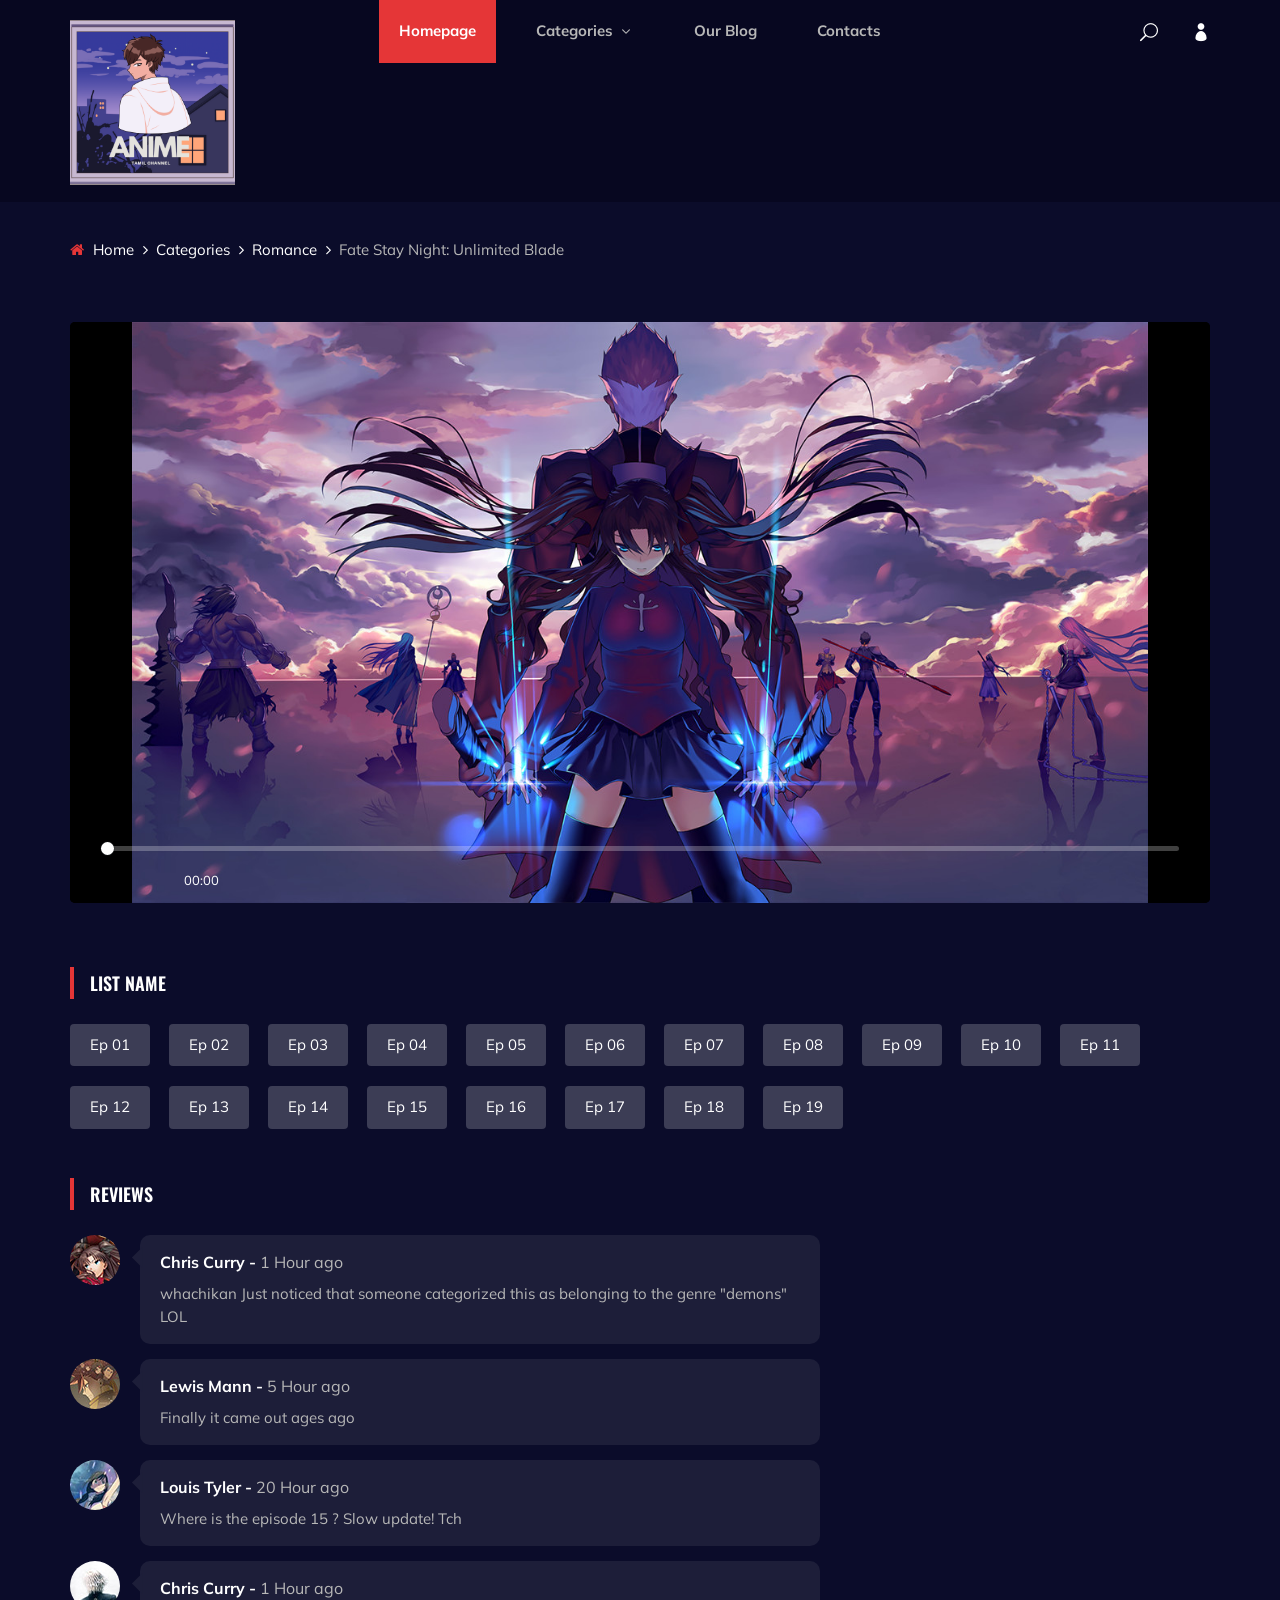
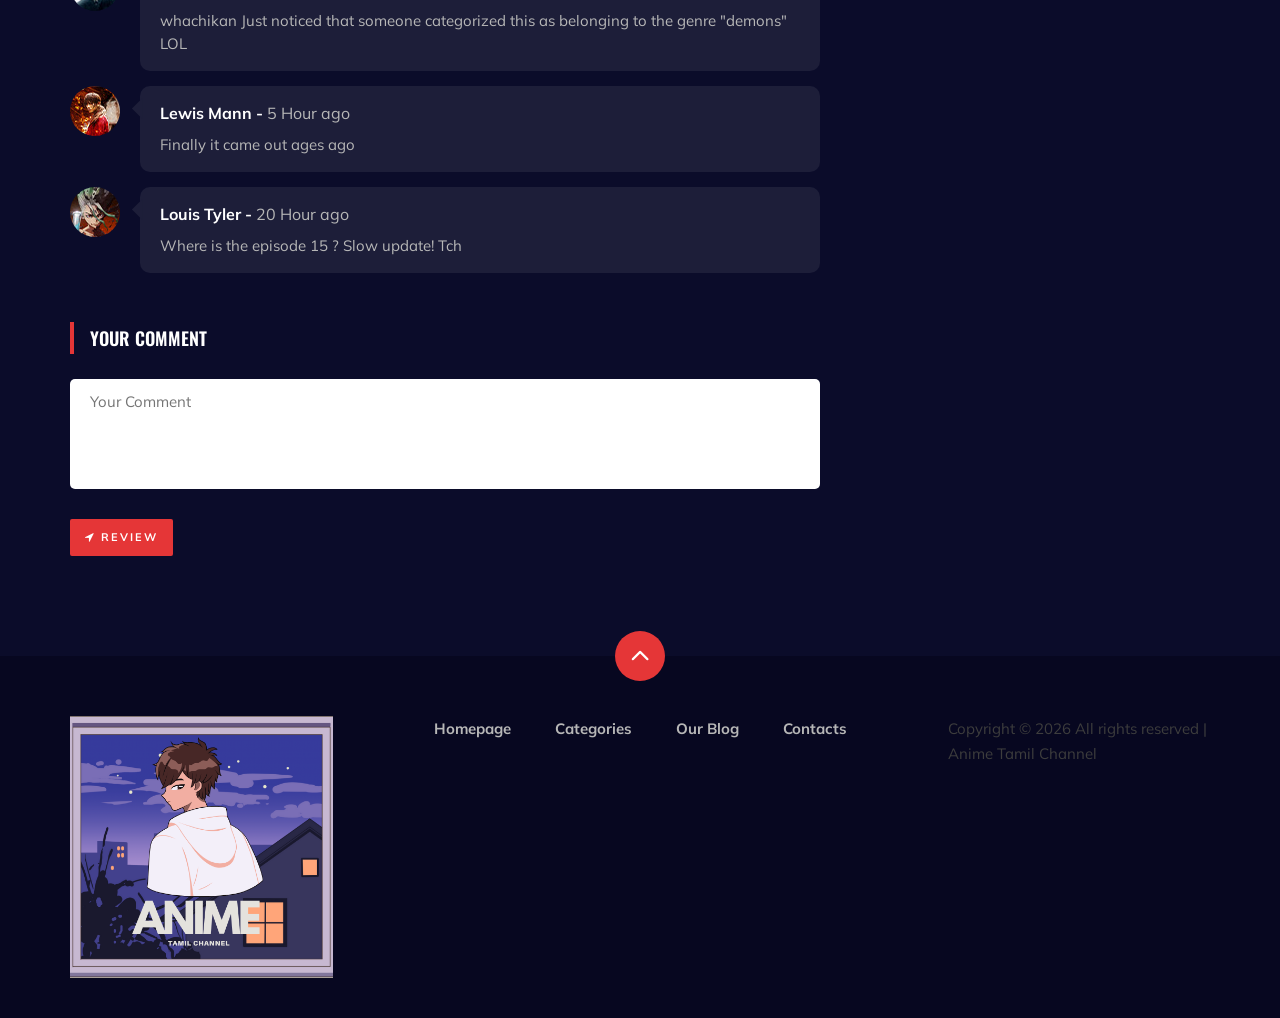
<file: anime-watching.html>
<!DOCTYPE html>
<html lang="zxx">

<head>
    <meta charset="UTF-8">
    <meta name="description" content="Anime Template">
    <meta name="keywords" content="Anime, unica, creative, html">
    <meta name="viewport" content="width=device-width, initial-scale=1.0">
    <meta http-equiv="X-UA-Compatible" content="ie=edge">
    <title>Anime Tamil Channel</title>

    <!-- Google Font -->
    <link href="https://fonts.googleapis.com/css2?family=Oswald:wght@300;400;500;600;700&display=swap" rel="stylesheet">
    <link href="https://fonts.googleapis.com/css2?family=Mulish:wght@300;400;500;600;700;800;900&display=swap"
        rel="stylesheet">

    <!-- Css Styles -->
    <link rel="stylesheet" href="css/bootstrap.min.css" type="text/css">
    <link rel="stylesheet" href="css/font-awesome.min.css" type="text/css">
    <link rel="stylesheet" href="css/elegant-icons.css" type="text/css">
    <link rel="stylesheet" href="css/plyr.css" type="text/css">
    <link rel="stylesheet" href="css/nice-select.css" type="text/css">
    <link rel="stylesheet" href="css/owl.carousel.min.css" type="text/css">
    <link rel="stylesheet" href="css/slicknav.min.css" type="text/css">
    <link rel="stylesheet" href="css/style.css" type="text/css">
</head>

<body>
    <!-- Page Preloder -->
    <div id="preloder">
        <div class="loader"></div>
    </div>

    <!-- Header Section Begin -->
    <header class="header">
        <div class="container">
            <div class="row">
                <div class="col-lg-2">
                    <div class="header__logo">
                        <a href="./index.html">
                            <img src="img/logo.png" alt="">
                        </a>
                    </div>
                </div>
                <div class="col-lg-8">
                    <div class="header__nav">
                        <nav class="header__menu mobile-menu">
                            <ul>
                                <li class="active"><a href="./index.html">Homepage</a></li>
                                <li><a href="./categories.html">Categories <span class="arrow_carrot-down"></span></a>
                                    <ul class="dropdown">
                                        <li><a href="./categories.html">Categories</a></li>
                                        <li><a href="./anime-details.html">Anime Details</a></li>
                                        <li><a href="./anime-watching.html">Anime Watching</a></li>
                                        <li><a href="./blog-details.html">Blog Details</a></li>
                                        <li><a href="./signup.html">Sign Up</a></li>
                                        <li><a href="./login.html">Login</a></li>
                                    </ul>
                                </li>
                                <li><a href="./blog.html">Our Blog</a></li>
                                <li><a href="#">Contacts</a></li>
                            </ul>
                        </nav>
                    </div>
                </div>
                <div class="col-lg-2">
                    <div class="header__right">
                        <a href="#" class="search-switch"><span class="icon_search"></span></a>
                        <a href="./login.html"><span class="icon_profile"></span></a>
                    </div>
                </div>
            </div>
            <div id="mobile-menu-wrap"></div>
        </div>
    </header>
    <!-- Header End -->

    <!-- Breadcrumb Begin -->
    <div class="breadcrumb-option">
        <div class="container">
            <div class="row">
                <div class="col-lg-12">
                    <div class="breadcrumb__links">
                        <a href="./index.html"><i class="fa fa-home"></i> Home</a>
                        <a href="./categories.html">Categories</a>
                        <a href="#">Romance</a>
                        <span>Fate Stay Night: Unlimited Blade</span>
                    </div>
                </div>
            </div>
        </div>
    </div>
    <!-- Breadcrumb End -->

    <!-- Anime Section Begin -->
    <section class="anime-details spad">
        <div class="container">
            <div class="row">
                <div class="col-lg-12">
                    <div class="anime__video__player">
                        <video id="player" playsinline controls data-poster="./videos/anime-watch.jpg">
                            <source src="videos/1.mp4" type="video/mp4" />
                            <!-- Captions are optional -->
                            <track kind="captions" label="English captions" src="#" srclang="en" default />
                        </video>
                    </div>
                    <div class="anime__details__episodes">
                        <div class="section-title">
                            <h5>List Name</h5>
                        </div>
                        <a href="#">Ep 01</a>
                        <a href="#">Ep 02</a>
                        <a href="#">Ep 03</a>
                        <a href="#">Ep 04</a>
                        <a href="#">Ep 05</a>
                        <a href="#">Ep 06</a>
                        <a href="#">Ep 07</a>
                        <a href="#">Ep 08</a>
                        <a href="#">Ep 09</a>
                        <a href="#">Ep 10</a>
                        <a href="#">Ep 11</a>
                        <a href="#">Ep 12</a>
                        <a href="#">Ep 13</a>
                        <a href="#">Ep 14</a>
                        <a href="#">Ep 15</a>
                        <a href="#">Ep 16</a>
                        <a href="#">Ep 17</a>
                        <a href="#">Ep 18</a>
                        <a href="#">Ep 19</a>
                    </div>
                </div>
            </div>
            <div class="row">
                <div class="col-lg-8">
                    <div class="anime__details__review">
                        <div class="section-title">
                            <h5>Reviews</h5>
                        </div>
                        <div class="anime__review__item">
                            <div class="anime__review__item__pic">
                                <img src="img/anime/review-1.jpg" alt="">
                            </div>
                            <div class="anime__review__item__text">
                                <h6>Chris Curry - <span>1 Hour ago</span></h6>
                                <p>whachikan Just noticed that someone categorized this as belonging to the genre
                                    "demons" LOL</p>
                            </div>
                        </div>
                        <div class="anime__review__item">
                            <div class="anime__review__item__pic">
                                <img src="img/anime/review-2.jpg" alt="">
                            </div>
                            <div class="anime__review__item__text">
                                <h6>Lewis Mann - <span>5 Hour ago</span></h6>
                                <p>Finally it came out ages ago</p>
                            </div>
                        </div>
                        <div class="anime__review__item">
                            <div class="anime__review__item__pic">
                                <img src="img/anime/review-3.jpg" alt="">
                            </div>
                            <div class="anime__review__item__text">
                                <h6>Louis Tyler - <span>20 Hour ago</span></h6>
                                <p>Where is the episode 15 ? Slow update! Tch</p>
                            </div>
                        </div>
                        <div class="anime__review__item">
                            <div class="anime__review__item__pic">
                                <img src="img/anime/review-4.jpg" alt="">
                            </div>
                            <div class="anime__review__item__text">
                                <h6>Chris Curry - <span>1 Hour ago</span></h6>
                                <p>whachikan Just noticed that someone categorized this as belonging to the genre
                                    "demons" LOL</p>
                            </div>
                        </div>
                        <div class="anime__review__item">
                            <div class="anime__review__item__pic">
                                <img src="img/anime/review-5.jpg" alt="">
                            </div>
                            <div class="anime__review__item__text">
                                <h6>Lewis Mann - <span>5 Hour ago</span></h6>
                                <p>Finally it came out ages ago</p>
                            </div>
                        </div>
                        <div class="anime__review__item">
                            <div class="anime__review__item__pic">
                                <img src="img/anime/review-6.jpg" alt="">
                            </div>
                            <div class="anime__review__item__text">
                                <h6>Louis Tyler - <span>20 Hour ago</span></h6>
                                <p>Where is the episode 15 ? Slow update! Tch</p>
                            </div>
                        </div>
                    </div>
                    <div class="anime__details__form">
                        <div class="section-title">
                            <h5>Your Comment</h5>
                        </div>
                        <form action="#">
                            <textarea placeholder="Your Comment"></textarea>
                            <button type="submit"><i class="fa fa-location-arrow"></i> Review</button>
                        </form>
                    </div>
                </div>
            </div>
        </div>
    </section>
    <!-- Anime Section End -->

    <!-- Footer Section Begin -->
    <footer class="footer">
        <div class="page-up">
            <a href="#" id="scrollToTopButton"><span class="arrow_carrot-up"></span></a>
        </div>
        <div class="container">
            <div class="row">
                <div class="col-lg-3">
                    <div class="footer__logo">
                        <a href="./index.html"><img src="img/logo.png" alt=""></a>
                    </div>
                </div>
                <div class="col-lg-6">
                    <div class="footer__nav">
                        <ul>
                            <li class="active"><a href="./index.html">Homepage</a></li>
                            <li><a href="./categories.html">Categories</a></li>
                            <li><a href="./blog.html">Our Blog</a></li>
                            <li><a href="#">Contacts</a></li>
                        </ul>
                    </div>
                </div>
                <div class="col-lg-3">
                    <p>
                        Copyright &copy;
                        <script>document.write(new Date().getFullYear());</script> All rights reserved | Anime Tamil
                        Channel
                    </p>
                </div>
            </div>
        </div>
    </footer>
    <!-- Footer Section End -->

    <!-- Search model Begin -->
    <div class="search-model">
        <div class="h-100 d-flex align-items-center justify-content-center">
            <div class="search-close-switch"><i class="icon_close"></i></div>
            <form class="search-model-form">
                <input type="text" id="search-input" placeholder="Search here.....">
            </form>
        </div>
    </div>
    <!-- Search model end -->

    <!-- Js Plugins -->
    <script src="js/jquery-3.3.1.min.js"></script>
    <script src="js/bootstrap.min.js"></script>
    <script src="js/player.js"></script>
    <script src="js/jquery.nice-select.min.js"></script>
    <script src="js/mixitup.min.js"></script>
    <script src="js/jquery.slicknav.js"></script>
    <script src="js/owl.carousel.min.js"></script>
    <script src="js/main.js"></script>

</body>

</html>
</file>
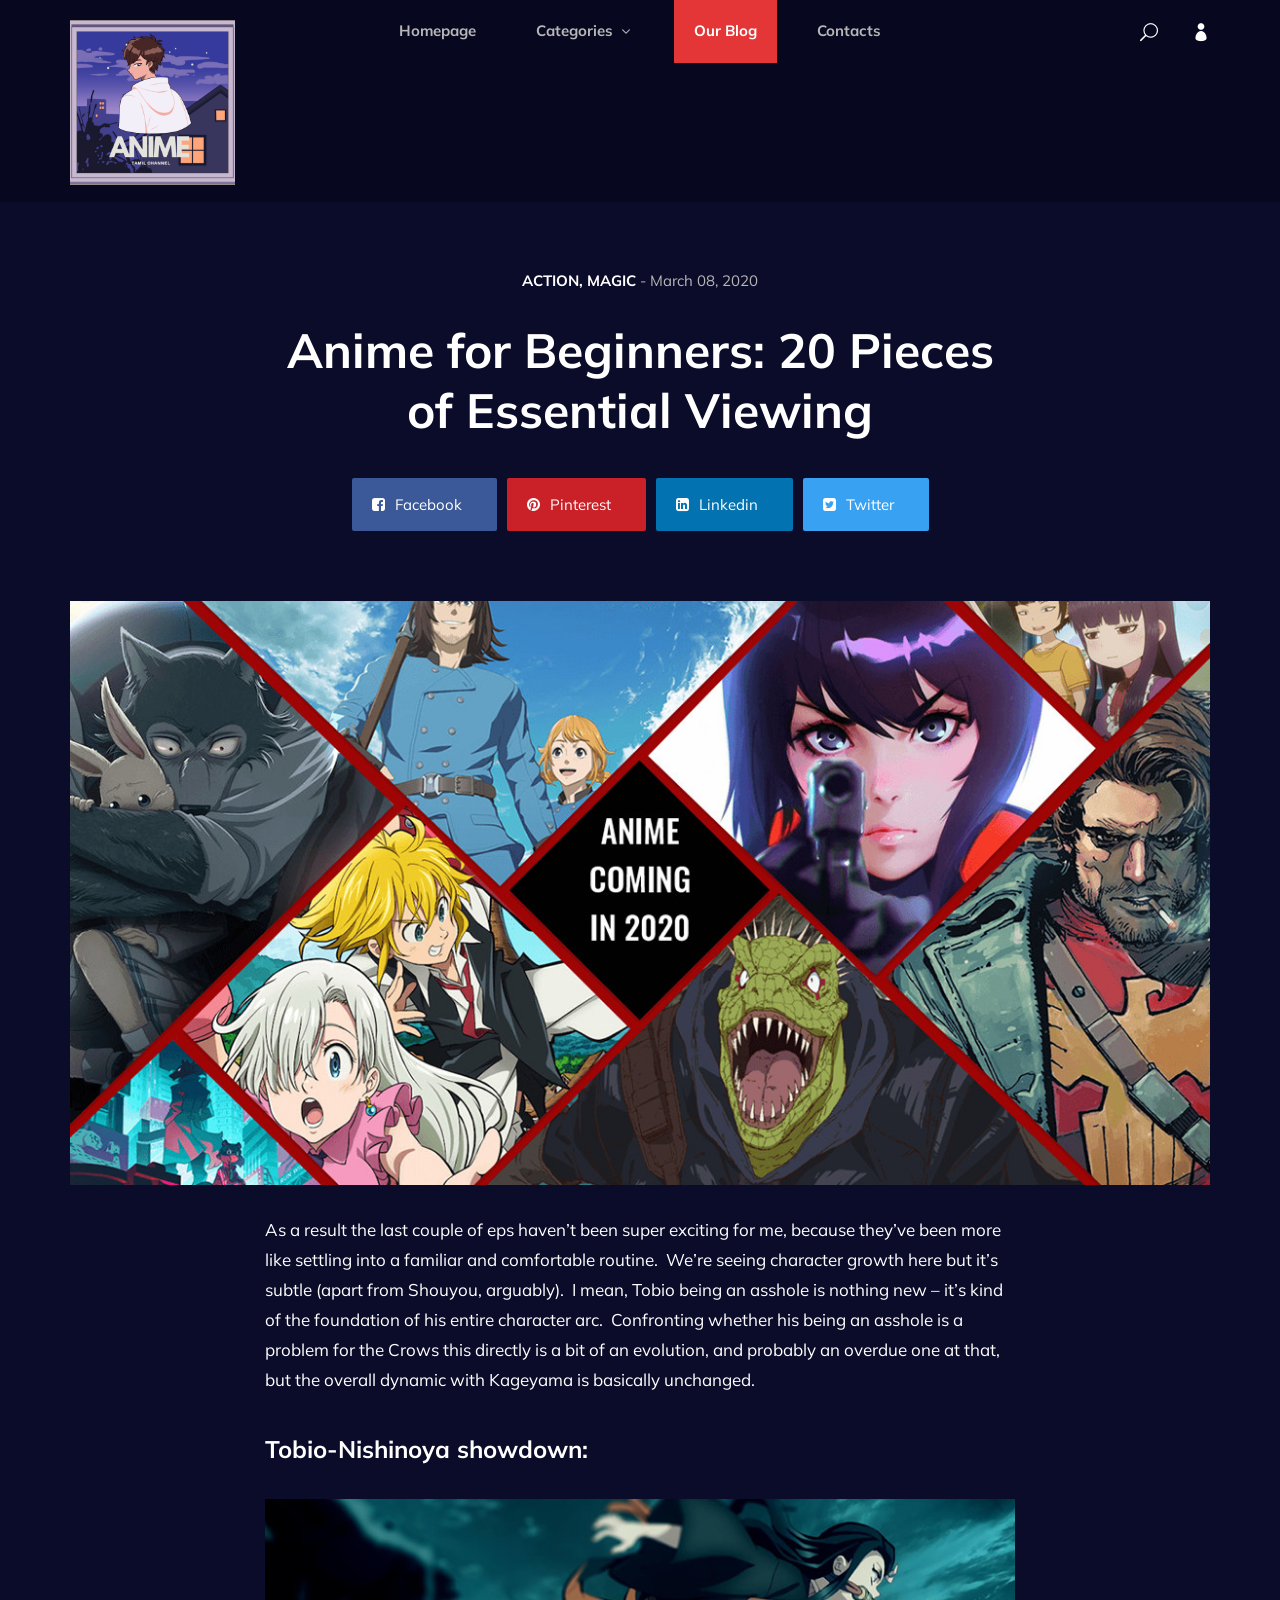
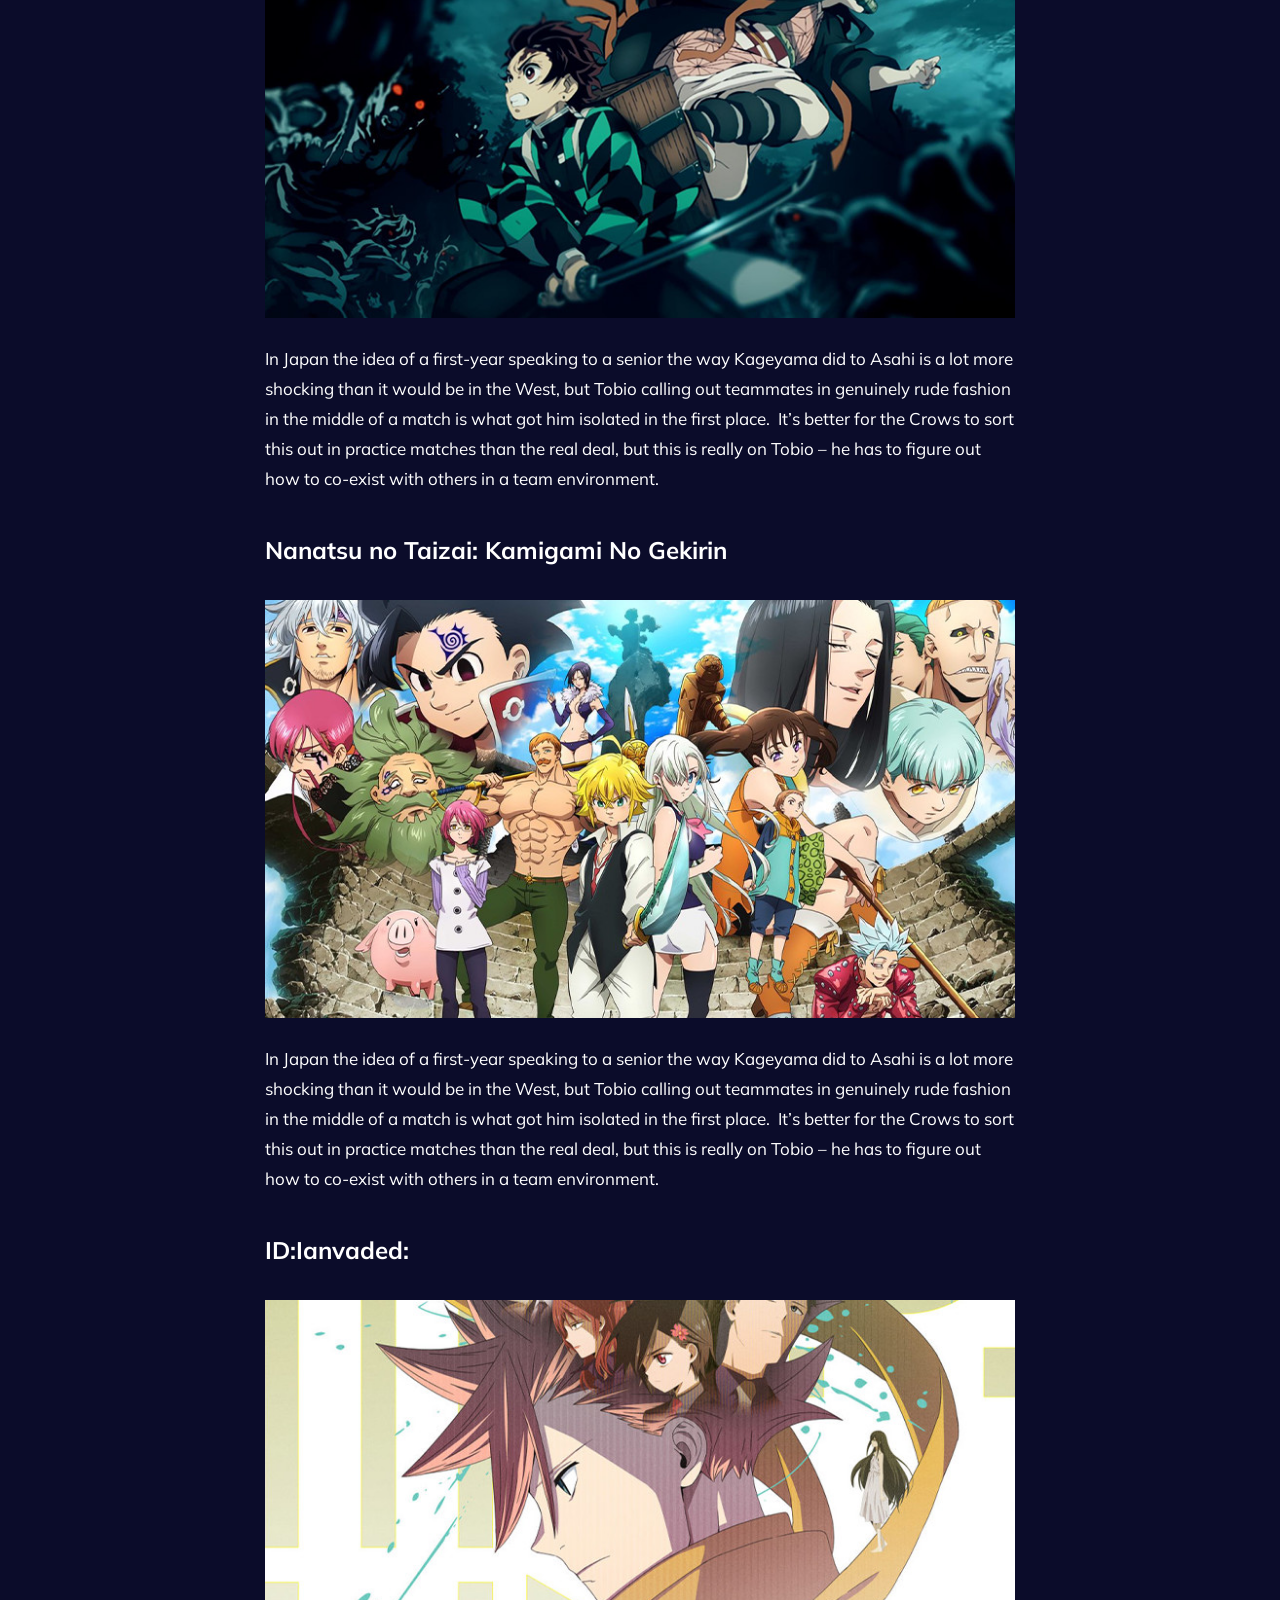
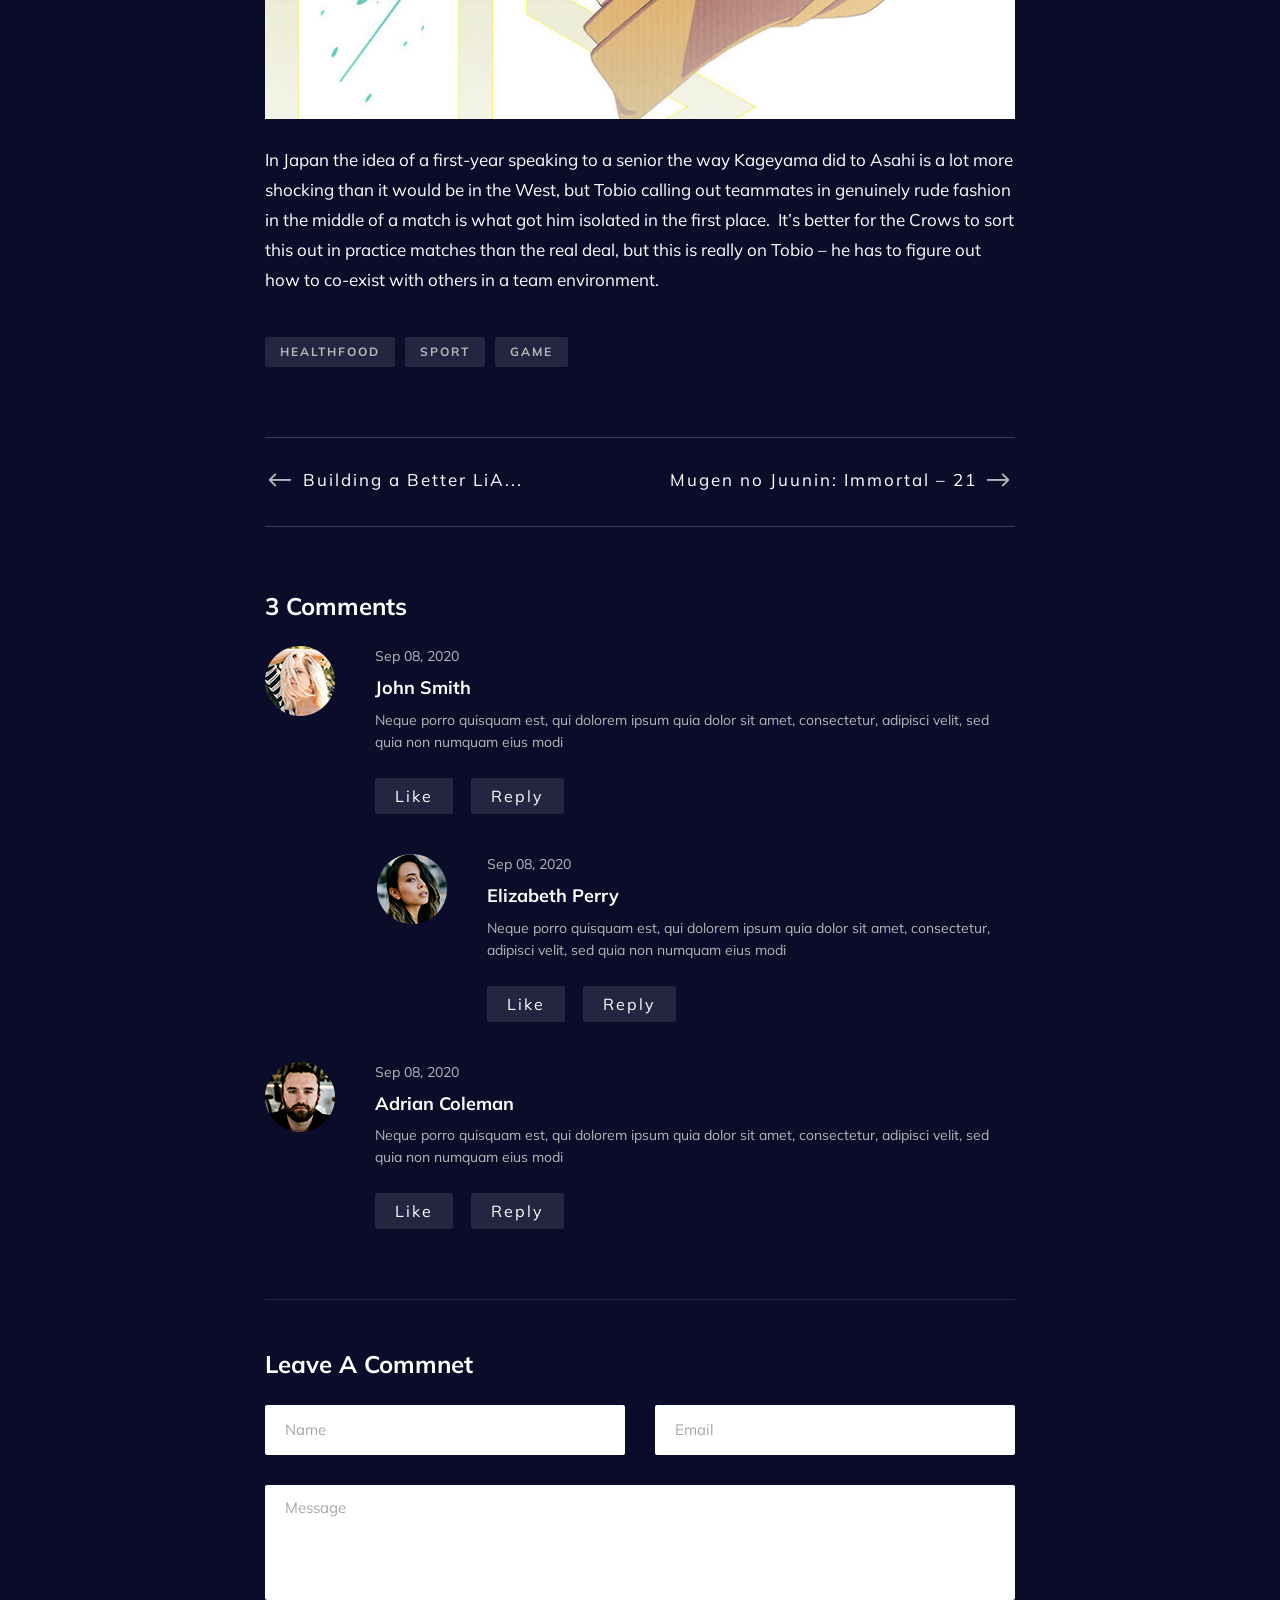
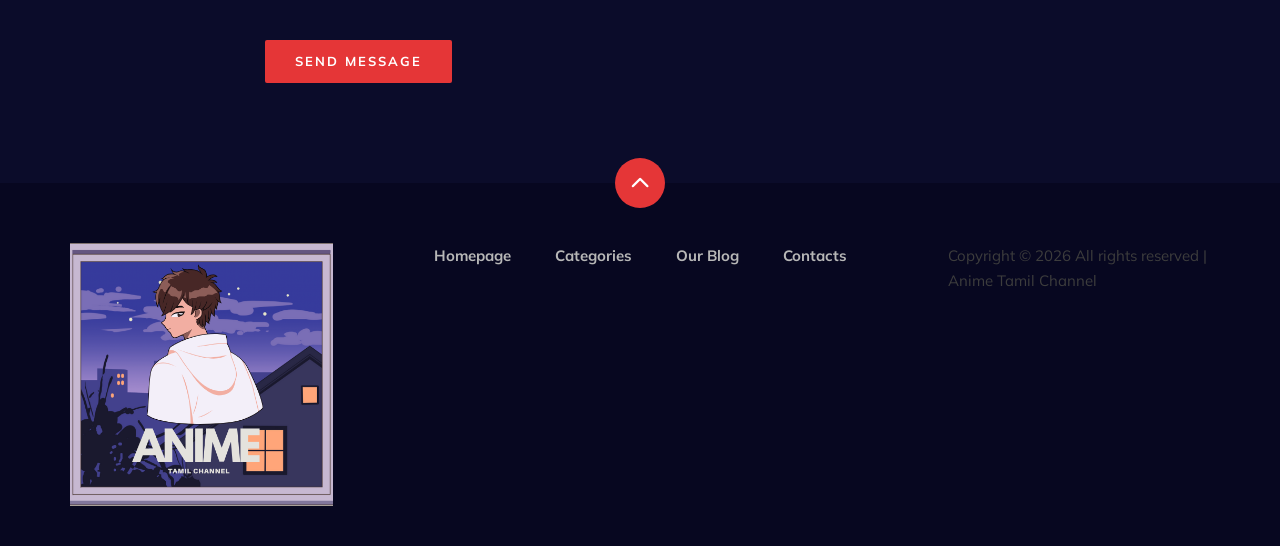
<file: blog-details.html>
<!DOCTYPE html>
<html lang="zxx">

<head>
    <meta charset="UTF-8">
    <meta name="description" content="Anime Template">
    <meta name="keywords" content="Anime, unica, creative, html">
    <meta name="viewport" content="width=device-width, initial-scale=1.0">
    <meta http-equiv="X-UA-Compatible" content="ie=edge">
    <title>Anime Tamil Channel</title>

    <!-- Google Font -->
    <link href="https://fonts.googleapis.com/css2?family=Oswald:wght@300;400;500;600;700&display=swap" rel="stylesheet">
    <link href="https://fonts.googleapis.com/css2?family=Mulish:wght@300;400;500;600;700;800;900&display=swap"
        rel="stylesheet">

    <!-- Css Styles -->
    <link rel="stylesheet" href="css/bootstrap.min.css" type="text/css">
    <link rel="stylesheet" href="css/font-awesome.min.css" type="text/css">
    <link rel="stylesheet" href="css/elegant-icons.css" type="text/css">
    <link rel="stylesheet" href="css/plyr.css" type="text/css">
    <link rel="stylesheet" href="css/nice-select.css" type="text/css">
    <link rel="stylesheet" href="css/owl.carousel.min.css" type="text/css">
    <link rel="stylesheet" href="css/slicknav.min.css" type="text/css">
    <link rel="stylesheet" href="css/style.css" type="text/css">
</head>

<body>
    <!-- Page Preloder -->
    <div id="preloder">
        <div class="loader"></div>
    </div>

    <!-- Header Section Begin -->
    <header class="header">
        <div class="container">
            <div class="row">
                <div class="col-lg-2">
                    <div class="header__logo">
                        <a href="./index.html">
                            <img src="img/logo.png" alt="">
                        </a>
                    </div>
                </div>
                <div class="col-lg-8">
                    <div class="header__nav">
                        <nav class="header__menu mobile-menu">
                            <ul>
                                <li><a href="./index.html">Homepage</a></li>
                                <li><a href="./categories.html">Categories <span class="arrow_carrot-down"></span></a>
                                    <ul class="dropdown">
                                        <li><a href="./categories.html">Categories</a></li>
                                        <li><a href="./anime-details.html">Anime Details</a></li>
                                        <li><a href="./anime-watching.html">Anime Watching</a></li>
                                        <li><a href="./blog-details.html">Blog Details</a></li>
                                        <li><a href="./signup.html">Sign Up</a></li>
                                        <li><a href="./login.html">Login</a></li>
                                    </ul>
                                </li>
                                <li class="active"><a href="./blog.html">Our Blog</a></li>
                                <li><a href="#">Contacts</a></li>
                            </ul>
                        </nav>
                    </div>
                </div>
                <div class="col-lg-2">
                    <div class="header__right">
                        <a href="#" class="search-switch"><span class="icon_search"></span></a>
                        <a href="./login.html"><span class="icon_profile"></span></a>
                    </div>
                </div>
            </div>
            <div id="mobile-menu-wrap"></div>
        </div>
    </header>
    <!-- Header End -->

    <!-- Blog Details Section Begin -->
    <section class="blog-details spad">
        <div class="container">
            <div class="row d-flex justify-content-center">
                <div class="col-lg-8">
                    <div class="blog__details__title">
                        <h6>Action, Magic <span>- March 08, 2020</span></h6>
                        <h2>Anime for Beginners: 20 Pieces of Essential Viewing</h2>
                        <div class="blog__details__social">
                            <a href="#" class="facebook"><i class="fa fa-facebook-square"></i> Facebook</a>
                            <a href="#" class="pinterest"><i class="fa fa-pinterest"></i> Pinterest</a>
                            <a href="#" class="linkedin"><i class="fa fa-linkedin-square"></i> Linkedin</a>
                            <a href="#" class="twitter"><i class="fa fa-twitter-square"></i> Twitter</a>
                        </div>
                    </div>
                </div>
                <div class="col-lg-12">
                    <div class="blog__details__pic">
                        <img src="img/blog/details/blog-details-pic.jpg" alt="">
                    </div>
                </div>
                <div class="col-lg-8">
                    <div class="blog__details__content">
                        <div class="blog__details__text">
                            <p>As a result the last couple of eps haven’t been super exciting for me, because they’ve
                                been more like settling into a familiar and comfortable routine.  We’re seeing character
                                growth here but it’s subtle (apart from Shouyou, arguably).  I mean, Tobio being an
                                asshole is nothing new – it’s kind of the foundation of his entire character arc. 
                                Confronting whether his being an asshole is a problem for the Crows this directly is a
                                bit of an evolution, and probably an overdue one at that, but the overall dynamic with
                                Kageyama is basically unchanged.</p>
                        </div>
                        <div class="blog__details__item__text">
                            <h4>Tobio-Nishinoya showdown:</h4>
                            <img src="img/blog/details/bd-item-1.jpg" alt="">
                            <p>In Japan the idea of a first-year speaking to a senior the way Kageyama did to Asahi is a
                                lot more shocking than it would be in the West, but Tobio calling out teammates in
                                genuinely rude fashion in the middle of a match is what got him isolated in the first
                                place.  It’s better for the Crows to sort this out in practice matches than the real
                                deal, but this is really on Tobio – he has to figure out how to co-exist with others in
                                a team environment.</p>
                        </div>
                        <div class="blog__details__item__text">
                            <h4>Nanatsu no Taizai: Kamigami No Gekirin</h4>
                            <img src="img/blog/details/bd-item-2.jpg" alt="">
                            <p>In Japan the idea of a first-year speaking to a senior the way Kageyama did to Asahi is a
                                lot more shocking than it would be in the West, but Tobio calling out teammates in
                                genuinely rude fashion in the middle of a match is what got him isolated in the first
                                place.  It’s better for the Crows to sort this out in practice matches than the real
                                deal, but this is really on Tobio – he has to figure out how to co-exist with others in
                                a team environment.</p>
                        </div>
                        <div class="blog__details__item__text">
                            <h4>ID:Ianvaded:</h4>
                            <img src="img/blog/details/bd-item-3.jpg" alt="">
                            <p>In Japan the idea of a first-year speaking to a senior the way Kageyama did to Asahi is a
                                lot more shocking than it would be in the West, but Tobio calling out teammates in
                                genuinely rude fashion in the middle of a match is what got him isolated in the first
                                place.  It’s better for the Crows to sort this out in practice matches than the real
                                deal, but this is really on Tobio – he has to figure out how to co-exist with others in
                                a team environment.</p>
                        </div>
                        <div class="blog__details__tags">
                            <a href="#">Healthfood</a>
                            <a href="#">Sport</a>
                            <a href="#">Game</a>
                        </div>
                        <div class="blog__details__btns">
                            <div class="row">
                                <div class="col-lg-6">
                                    <div class="blog__details__btns__item">
                                        <h5><a href="#"><span class="arrow_left"></span> Building a Better LiA...</a>
                                        </h5>
                                    </div>
                                </div>
                                <div class="col-lg-6">
                                    <div class="blog__details__btns__item next__btn">
                                        <h5><a href="#">Mugen no Juunin: Immortal – 21 <span
                                                    class="arrow_right"></span></a></h5>
                                    </div>
                                </div>
                            </div>
                        </div>
                        <div class="blog__details__comment">
                            <h4>3 Comments</h4>
                            <div class="blog__details__comment__item">
                                <div class="blog__details__comment__item__pic">
                                    <img src="img/blog/details/comment-1.png" alt="">
                                </div>
                                <div class="blog__details__comment__item__text">
                                    <span>Sep 08, 2020</span>
                                    <h5>John Smith</h5>
                                    <p>Neque porro quisquam est, qui dolorem ipsum quia dolor sit amet, consectetur,
                                        adipisci velit, sed quia non numquam eius modi</p>
                                    <a href="#">Like</a>
                                    <a href="#">Reply</a>
                                </div>
                            </div>
                            <div class="blog__details__comment__item blog__details__comment__item--reply">
                                <div class="blog__details__comment__item__pic">
                                    <img src="img/blog/details/comment-2.png" alt="">
                                </div>
                                <div class="blog__details__comment__item__text">
                                    <span>Sep 08, 2020</span>
                                    <h5>Elizabeth Perry</h5>
                                    <p>Neque porro quisquam est, qui dolorem ipsum quia dolor sit amet, consectetur,
                                        adipisci velit, sed quia non numquam eius modi</p>
                                    <a href="#">Like</a>
                                    <a href="#">Reply</a>
                                </div>
                            </div>
                            <div class="blog__details__comment__item">
                                <div class="blog__details__comment__item__pic">
                                    <img src="img/blog/details/comment-3.png" alt="">
                                </div>
                                <div class="blog__details__comment__item__text">
                                    <span>Sep 08, 2020</span>
                                    <h5>Adrian Coleman</h5>
                                    <p>Neque porro quisquam est, qui dolorem ipsum quia dolor sit amet, consectetur,
                                        adipisci velit, sed quia non numquam eius modi</p>
                                    <a href="#">Like</a>
                                    <a href="#">Reply</a>
                                </div>
                            </div>
                        </div>
                        <div class="blog__details__form">
                            <h4>Leave A Commnet</h4>
                            <form action="#">
                                <div class="row">
                                    <div class="col-lg-6 col-md-6 col-sm-6">
                                        <input type="text" placeholder="Name">
                                    </div>
                                    <div class="col-lg-6 col-md-6 col-sm-6">
                                        <input type="text" placeholder="Email">
                                    </div>
                                    <div class="col-lg-12">
                                        <textarea placeholder="Message"></textarea>
                                        <button type="submit" class="site-btn">Send Message</button>
                                    </div>
                                </div>
                            </form>
                        </div>
                    </div>
                </div>
            </div>
        </div>
    </section>
    <!-- Blog Details Section End -->

    <!-- Footer Section Begin -->
    <footer class="footer">
        <div class="page-up">
            <a href="#" id="scrollToTopButton"><span class="arrow_carrot-up"></span></a>
        </div>
        <div class="container">
            <div class="row">
                <div class="col-lg-3">
                    <div class="footer__logo">
                        <a href="./index.html"><img src="img/logo.png" alt=""></a>
                    </div>
                </div>
                <div class="col-lg-6">
                    <div class="footer__nav">
                        <ul>
                            <li class="active"><a href="./index.html">Homepage</a></li>
                            <li><a href="./categories.html">Categories</a></li>
                            <li><a href="./blog.html">Our Blog</a></li>
                            <li><a href="#">Contacts</a></li>
                        </ul>
                    </div>
                </div>
                <div class="col-lg-3">
                    <p>
                        Copyright &copy;
                        <script>document.write(new Date().getFullYear());</script> All rights reserved | Anime Tamil
                        Channel
                    </p>
                </div>
            </div>
        </div>
    </footer>
    <!-- Footer Section End -->

    <!-- Search model Begin -->
    <div class="search-model">
        <div class="h-100 d-flex align-items-center justify-content-center">
            <div class="search-close-switch"><i class="icon_close"></i></div>
            <form class="search-model-form">
                <input type="text" id="search-input" placeholder="Search here.....">
            </form>
        </div>
    </div>
    <!-- Search model end -->

    <!-- Js Plugins -->
    <script src="js/jquery-3.3.1.min.js"></script>
    <script src="js/bootstrap.min.js"></script>
    <script src="js/player.js"></script>
    <script src="js/jquery.nice-select.min.js"></script>
    <script src="js/mixitup.min.js"></script>
    <script src="js/jquery.slicknav.js"></script>
    <script src="js/owl.carousel.min.js"></script>
    <script src="js/main.js"></script>

</body>

</html>
</file>
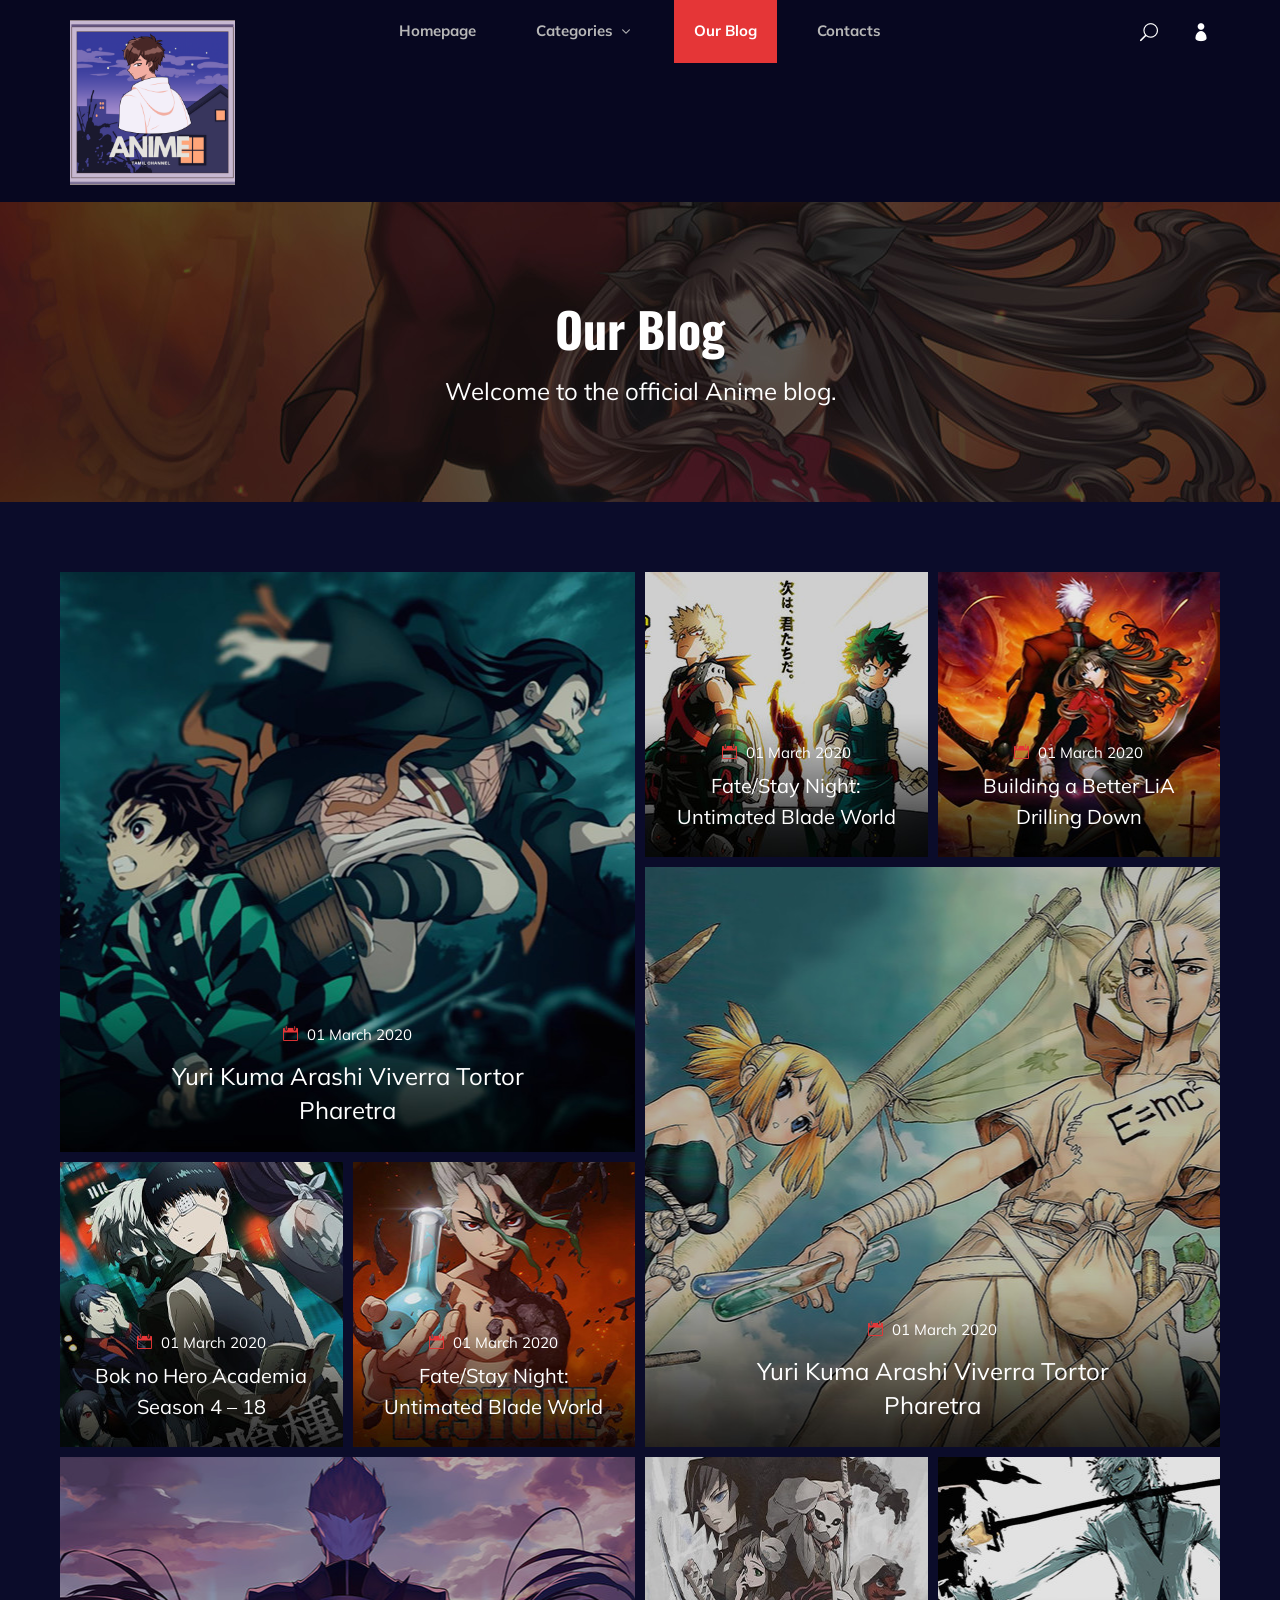
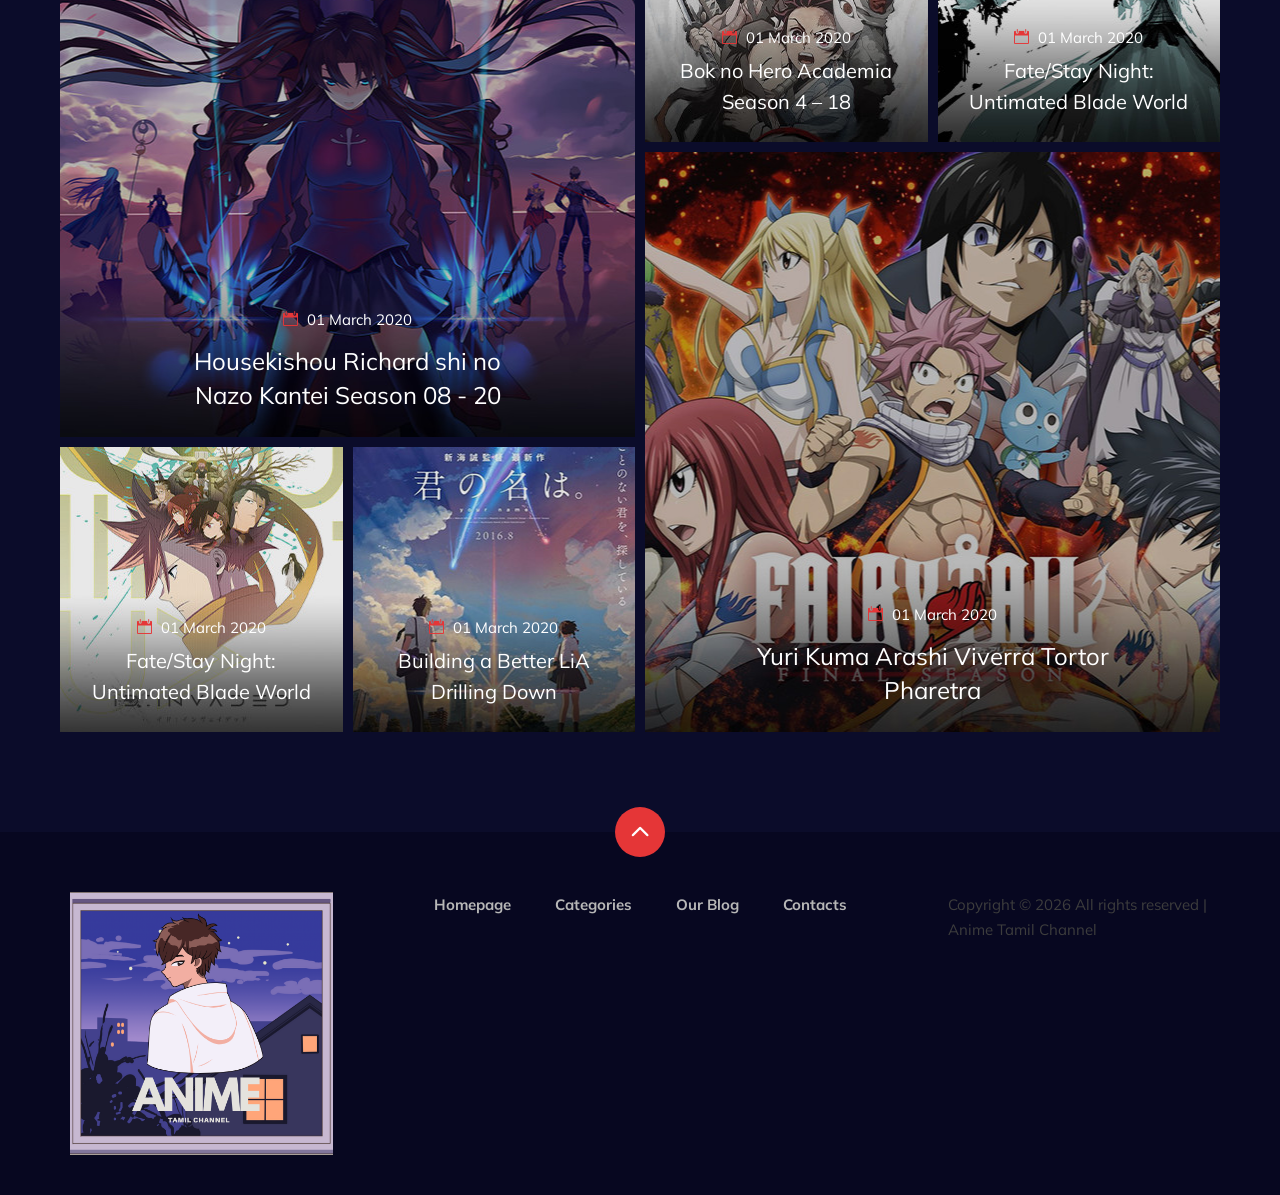
<file: blog.html>
<!DOCTYPE html>
<html lang="zxx">

<head>
    <meta charset="UTF-8">
    <meta name="description" content="Anime Template">
    <meta name="keywords" content="Anime, unica, creative, html">
    <meta name="viewport" content="width=device-width, initial-scale=1.0">
    <meta http-equiv="X-UA-Compatible" content="ie=edge">
    <title>Anime Tamil Channel</title>

    <!-- Google Font -->
    <link href="https://fonts.googleapis.com/css2?family=Oswald:wght@300;400;500;600;700&display=swap" rel="stylesheet">
    <link href="https://fonts.googleapis.com/css2?family=Mulish:wght@300;400;500;600;700;800;900&display=swap"
        rel="stylesheet">

    <!-- Css Styles -->
    <link rel="stylesheet" href="css/bootstrap.min.css" type="text/css">
    <link rel="stylesheet" href="css/font-awesome.min.css" type="text/css">
    <link rel="stylesheet" href="css/elegant-icons.css" type="text/css">
    <link rel="stylesheet" href="css/plyr.css" type="text/css">
    <link rel="stylesheet" href="css/nice-select.css" type="text/css">
    <link rel="stylesheet" href="css/owl.carousel.min.css" type="text/css">
    <link rel="stylesheet" href="css/slicknav.min.css" type="text/css">
    <link rel="stylesheet" href="css/style.css" type="text/css">
</head>

<body>
    <!-- Page Preloder -->
    <div id="preloder">
        <div class="loader"></div>
    </div>

    <!-- Header Section Begin -->
    <header class="header">
        <div class="container">
            <div class="row">
                <div class="col-lg-2">
                    <div class="header__logo">
                        <a href="./index.html">
                            <img src="img/logo.png" alt="">
                        </a>
                    </div>
                </div>
                <div class="col-lg-8">
                    <div class="header__nav">
                        <nav class="header__menu mobile-menu">
                            <ul>
                                <li><a href="./index.html">Homepage</a></li>
                                <li><a href="./categories.html">Categories <span class="arrow_carrot-down"></span></a>
                                    <ul class="dropdown">
                                        <li><a href="./categories.html">Categories</a></li>
                                        <li><a href="./anime-details.html">Anime Details</a></li>
                                        <li><a href="./anime-watching.html">Anime Watching</a></li>
                                        <li><a href="./blog-details.html">Blog Details</a></li>
                                        <li><a href="./signup.html">Sign Up</a></li>
                                        <li><a href="./login.html">Login</a></li>
                                    </ul>
                                </li>
                                <li class="active"><a href="./blog.html">Our Blog</a></li>
                                <li><a href="#">Contacts</a></li>
                            </ul>
                        </nav>
                    </div>
                </div>
                <div class="col-lg-2">
                    <div class="header__right">
                        <a href="#" class="search-switch"><span class="icon_search"></span></a>
                        <a href="./login.html"><span class="icon_profile"></span></a>
                    </div>
                </div>
            </div>
            <div id="mobile-menu-wrap"></div>
        </div>
    </header>
    <!-- Header End -->

    <!-- Normal Breadcrumb Begin -->
    <section class="normal-breadcrumb set-bg" data-setbg="img/normal-breadcrumb.jpg">
        <div class="container">
            <div class="row">
                <div class="col-lg-12 text-center">
                    <div class="normal__breadcrumb__text">
                        <h2>Our Blog</h2>
                        <p>Welcome to the official Anime blog.</p>
                    </div>
                </div>
            </div>
        </div>
    </section>
    <!-- Normal Breadcrumb End -->

    <!-- Blog Section Begin -->
    <section class="blog spad">
        <div class="container">
            <div class="row">
                <div class="col-lg-6">
                    <div class="row">
                        <div class="col-lg-12">
                            <div class="blog__item set-bg" data-setbg="img/blog/blog-1.jpg">
                                <div class="blog__item__text">
                                    <p><span class="icon_calendar"></span> 01 March 2020</p>
                                    <h4><a href="#">Yuri Kuma Arashi Viverra Tortor Pharetra</a></h4>
                                </div>
                            </div>
                        </div>
                        <div class="col-lg-6 col-md-6 col-sm-6">
                            <div class="blog__item small__item set-bg" data-setbg="img/blog/blog-4.jpg">
                                <div class="blog__item__text">
                                    <p><span class="icon_calendar"></span> 01 March 2020</p>
                                    <h4><a href="#">Bok no Hero Academia Season 4 – 18</a></h4>
                                </div>
                            </div>
                        </div>
                        <div class="col-lg-6 col-md-6 col-sm-6">
                            <div class="blog__item small__item set-bg" data-setbg="img/blog/blog-5.jpg">
                                <div class="blog__item__text">
                                    <p><span class="icon_calendar"></span> 01 March 2020</p>
                                    <h4><a href="#">Fate/Stay Night: Untimated Blade World</a></h4>
                                </div>
                            </div>
                        </div>
                        <div class="col-lg-12">
                            <div class="blog__item set-bg" data-setbg="img/blog/blog-7.jpg">
                                <div class="blog__item__text">
                                    <p><span class="icon_calendar"></span> 01 March 2020</p>
                                    <h4><a href="#">Housekishou Richard shi no Nazo Kantei Season 08 - 20</a></h4>
                                </div>
                            </div>
                        </div>
                        <div class="col-lg-6 col-md-6 col-sm-6">
                            <div class="blog__item small__item set-bg" data-setbg="img/blog/blog-10.jpg">
                                <div class="blog__item__text">
                                    <p><span class="icon_calendar"></span> 01 March 2020</p>
                                    <h4><a href="#">Fate/Stay Night: Untimated Blade World</a></h4>
                                </div>
                            </div>
                        </div>
                        <div class="col-lg-6 col-md-6 col-sm-6">
                            <div class="blog__item small__item set-bg" data-setbg="img/blog/blog-11.jpg">
                                <div class="blog__item__text">
                                    <p><span class="icon_calendar"></span> 01 March 2020</p>
                                    <h4><a href="#">Building a Better LiA Drilling Down</a></h4>
                                </div>
                            </div>
                        </div>
                    </div>
                </div>
                <div class="col-lg-6">
                    <div class="row">
                        <div class="col-lg-6 col-md-6 col-sm-6">
                            <div class="blog__item small__item set-bg" data-setbg="img/blog/blog-2.jpg">
                                <div class="blog__item__text">
                                    <p><span class="icon_calendar"></span> 01 March 2020</p>
                                    <h4><a href="#">Fate/Stay Night: Untimated Blade World</a></h4>
                                </div>
                            </div>
                        </div>
                        <div class="col-lg-6 col-md-6 col-sm-6">
                            <div class="blog__item small__item set-bg" data-setbg="img/blog/blog-3.jpg">
                                <div class="blog__item__text">
                                    <p><span class="icon_calendar"></span> 01 March 2020</p>
                                    <h4><a href="#">Building a Better LiA Drilling Down</a></h4>
                                </div>
                            </div>
                        </div>
                        <div class="col-lg-12">
                            <div class="blog__item set-bg" data-setbg="img/blog/blog-6.jpg">
                                <div class="blog__item__text">
                                    <p><span class="icon_calendar"></span> 01 March 2020</p>
                                    <h4><a href="#">Yuri Kuma Arashi Viverra Tortor Pharetra</a></h4>
                                </div>
                            </div>
                        </div>
                        <div class="col-lg-6 col-md-6 col-sm-6">
                            <div class="blog__item small__item set-bg" data-setbg="img/blog/blog-8.jpg">
                                <div class="blog__item__text">
                                    <p><span class="icon_calendar"></span> 01 March 2020</p>
                                    <h4><a href="#">Bok no Hero Academia Season 4 – 18</a></h4>
                                </div>
                            </div>
                        </div>
                        <div class="col-lg-6 col-md-6 col-sm-6">
                            <div class="blog__item small__item set-bg" data-setbg="img/blog/blog-9.jpg">
                                <div class="blog__item__text">
                                    <p><span class="icon_calendar"></span> 01 March 2020</p>
                                    <h4><a href="#">Fate/Stay Night: Untimated Blade World</a></h4>
                                </div>
                            </div>
                        </div>
                        <div class="col-lg-12">
                            <div class="blog__item set-bg" data-setbg="img/blog/blog-12.jpg">
                                <div class="blog__item__text">
                                    <p><span class="icon_calendar"></span> 01 March 2020</p>
                                    <h4><a href="#">Yuri Kuma Arashi Viverra Tortor Pharetra</a></h4>
                                </div>
                            </div>
                        </div>
                    </div>
                </div>
            </div>
        </div>
    </section>
    <!-- Blog Section End -->

    <!-- Footer Section Begin -->
    <footer class="footer">
        <div class="page-up">
            <a href="#" id="scrollToTopButton"><span class="arrow_carrot-up"></span></a>
        </div>
        <div class="container">
            <div class="row">
                <div class="col-lg-3">
                    <div class="footer__logo">
                        <a href="./index.html"><img src="img/logo.png" alt=""></a>
                    </div>
                </div>
                <div class="col-lg-6">
                    <div class="footer__nav">
                        <ul>
                            <li class="active"><a href="./index.html">Homepage</a></li>
                            <li><a href="./categories.html">Categories</a></li>
                            <li><a href="./blog.html">Our Blog</a></li>
                            <li><a href="#">Contacts</a></li>
                        </ul>
                    </div>
                </div>
                <div class="col-lg-3">
                    <p>
                        Copyright &copy;
                        <script>document.write(new Date().getFullYear());</script> All rights reserved | Anime Tamil
                        Channel
                    </p>
                </div>
            </div>
        </div>
    </footer>
    <!-- Footer Section End -->

    <!-- Search model Begin -->
    <div class="search-model">
        <div class="h-100 d-flex align-items-center justify-content-center">
            <div class="search-close-switch"><i class="icon_close"></i></div>
            <form class="search-model-form">
                <input type="text" id="search-input" placeholder="Search here.....">
            </form>
        </div>
    </div>
    <!-- Search model end -->

    <!-- Js Plugins -->
    <script src="js/jquery-3.3.1.min.js"></script>
    <script src="js/bootstrap.min.js"></script>
    <script src="js/player.js"></script>
    <script src="js/jquery.nice-select.min.js"></script>
    <script src="js/mixitup.min.js"></script>
    <script src="js/jquery.slicknav.js"></script>
    <script src="js/owl.carousel.min.js"></script>
    <script src="js/main.js"></script>

</body>

</html>
</file>
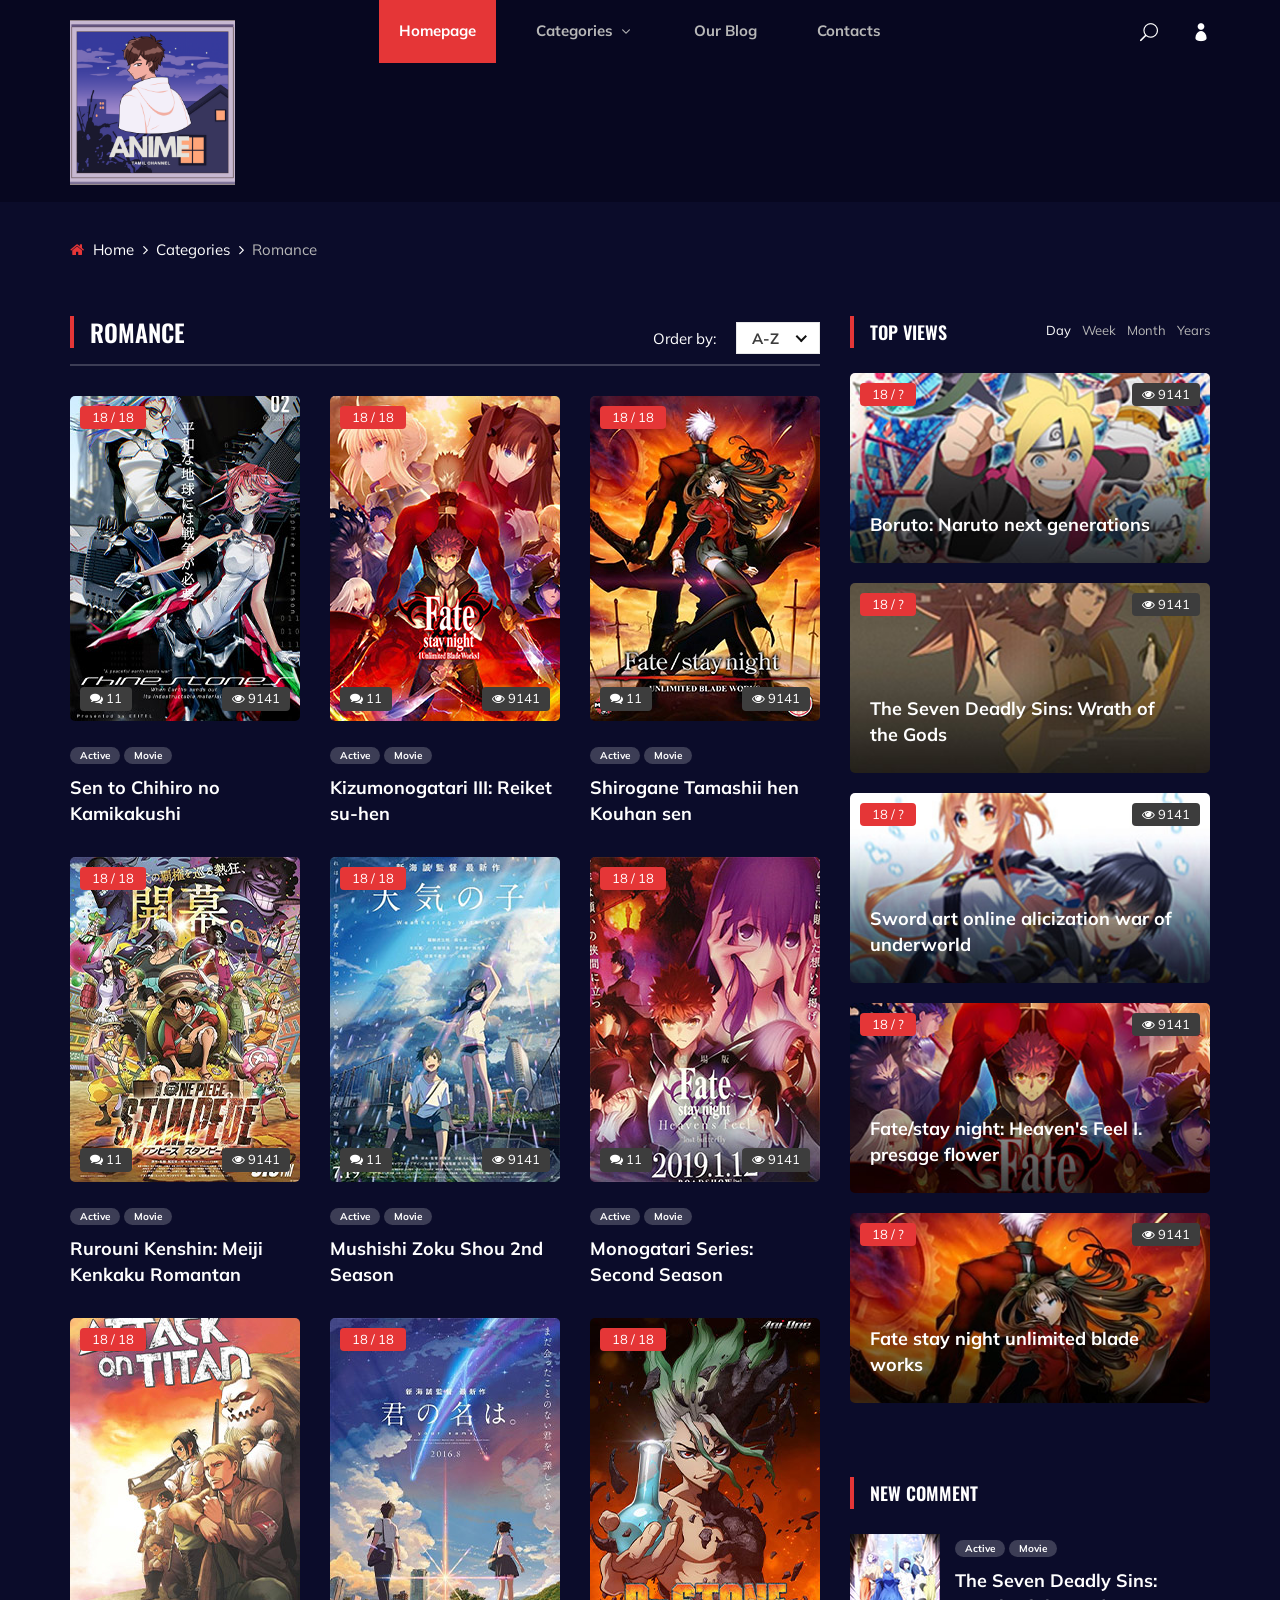
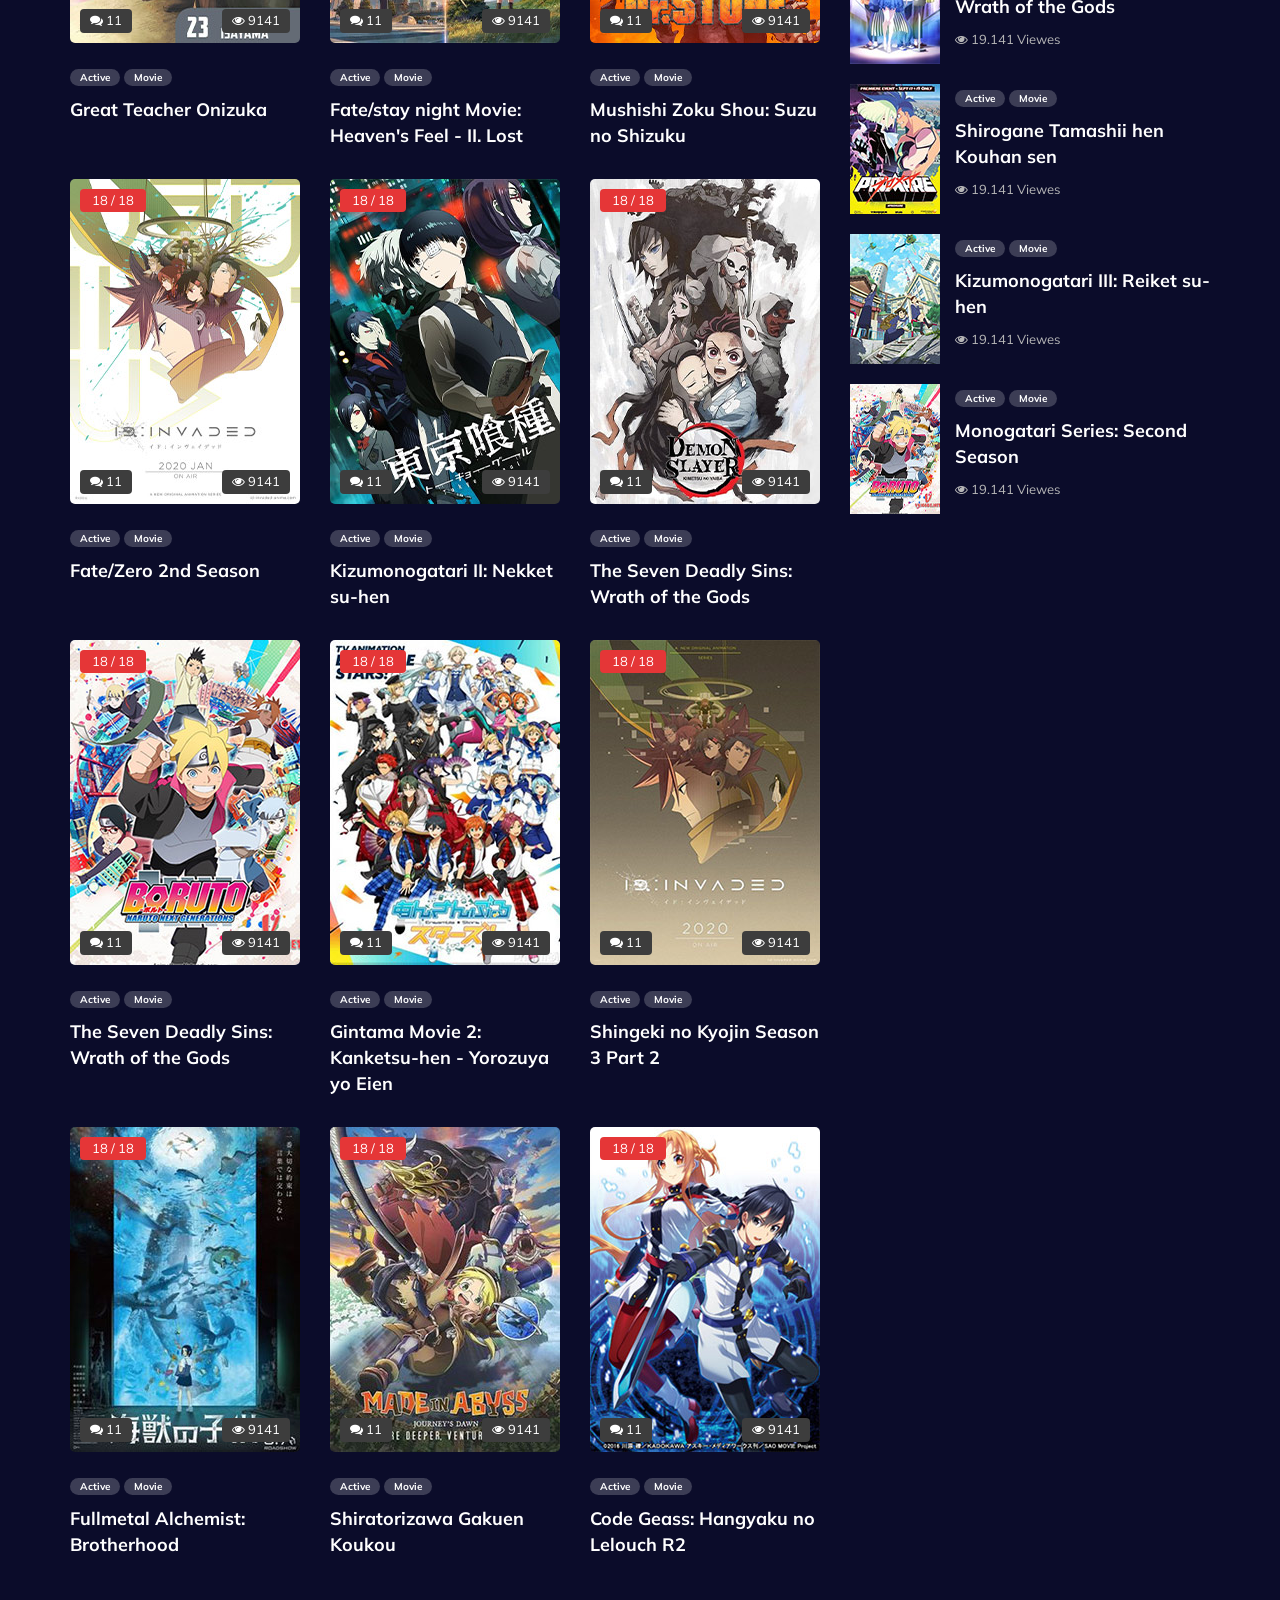
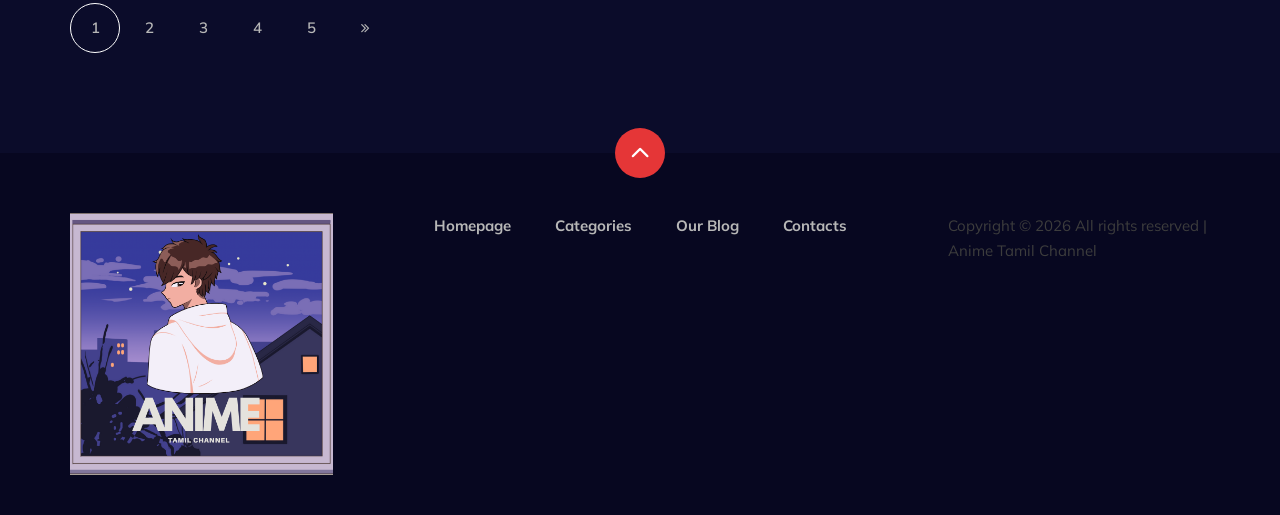
<file: categories.html>
<!DOCTYPE html>
<html lang="zxx">

<head>
    <meta charset="UTF-8">
    <meta name="description" content="Anime Template">
    <meta name="keywords" content="Anime, unica, creative, html">
    <meta name="viewport" content="width=device-width, initial-scale=1.0">
    <meta http-equiv="X-UA-Compatible" content="ie=edge">
    <title>Anime Tamil Channel</title>

    <!-- Google Font -->
    <link href="https://fonts.googleapis.com/css2?family=Oswald:wght@300;400;500;600;700&display=swap" rel="stylesheet">
    <link href="https://fonts.googleapis.com/css2?family=Mulish:wght@300;400;500;600;700;800;900&display=swap"
        rel="stylesheet">

    <!-- Css Styles -->
    <link rel="stylesheet" href="css/bootstrap.min.css" type="text/css">
    <link rel="stylesheet" href="css/font-awesome.min.css" type="text/css">
    <link rel="stylesheet" href="css/elegant-icons.css" type="text/css">
    <link rel="stylesheet" href="css/plyr.css" type="text/css">
    <link rel="stylesheet" href="css/nice-select.css" type="text/css">
    <link rel="stylesheet" href="css/owl.carousel.min.css" type="text/css">
    <link rel="stylesheet" href="css/slicknav.min.css" type="text/css">
    <link rel="stylesheet" href="css/style.css" type="text/css">
</head>

<body>
    <!-- Page Preloder -->
    <div id="preloder">
        <div class="loader"></div>
    </div>

    <!-- Header Section Begin -->
    <header class="header">
        <div class="container">
            <div class="row">
                <div class="col-lg-2">
                    <div class="header__logo">
                        <a href="./index.html">
                            <img src="img/logo.png" alt="">
                        </a>
                    </div>
                </div>
                <div class="col-lg-8">
                    <div class="header__nav">
                        <nav class="header__menu mobile-menu">
                            <ul>
                                <li class="active"><a href="./index.html">Homepage</a></li>
                                <li><a href="./categories.html">Categories <span class="arrow_carrot-down"></span></a>
                                    <ul class="dropdown">
                                        <li><a href="./categories.html">Categories</a></li>
                                        <li><a href="./anime-details.html">Anime Details</a></li>
                                        <li><a href="./anime-watching.html">Anime Watching</a></li>
                                        <li><a href="./blog-details.html">Blog Details</a></li>
                                        <li><a href="./signup.html">Sign Up</a></li>
                                        <li><a href="./login.html">Login</a></li>
                                    </ul>
                                </li>
                                <li><a href="./blog.html">Our Blog</a></li>
                                <li><a href="#">Contacts</a></li>
                            </ul>
                        </nav>
                    </div>
                </div>
                <div class="col-lg-2">
                    <div class="header__right">
                        <a href="#" class="search-switch"><span class="icon_search"></span></a>
                        <a href="./login.html"><span class="icon_profile"></span></a>
                    </div>
                </div>
            </div>
            <div id="mobile-menu-wrap"></div>
        </div>
    </header>
    <!-- Header End -->

    <!-- Breadcrumb Begin -->
    <div class="breadcrumb-option">
        <div class="container">
            <div class="row">
                <div class="col-lg-12">
                    <div class="breadcrumb__links">
                        <a href="./index.html"><i class="fa fa-home"></i> Home</a>
                        <a href="./categories.html">Categories</a>
                        <span>Romance</span>
                    </div>
                </div>
            </div>
        </div>
    </div>
    <!-- Breadcrumb End -->

    <!-- Product Section Begin -->
    <section class="product-page spad">
        <div class="container">
            <div class="row">
                <div class="col-lg-8">
                    <div class="product__page__content">
                        <div class="product__page__title">
                            <div class="row">
                                <div class="col-lg-8 col-md-8 col-sm-6">
                                    <div class="section-title">
                                        <h4>Romance</h4>
                                    </div>
                                </div>
                                <div class="col-lg-4 col-md-4 col-sm-6">
                                    <div class="product__page__filter">
                                        <p>Order by:</p>
                                        <select>
                                            <option value="">A-Z</option>
                                            <option value="">1-10</option>
                                            <option value="">10-50</option>
                                        </select>
                                    </div>
                                </div>
                            </div>
                        </div>
                        <div class="row">
                            <div class="col-lg-4 col-md-6 col-sm-6">
                                <div class="product__item">
                                    <div class="product__item__pic set-bg" data-setbg="img/popular/popular-1.jpg">
                                        <div class="ep">18 / 18</div>
                                        <div class="comment"><i class="fa fa-comments"></i> 11</div>
                                        <div class="view"><i class="fa fa-eye"></i> 9141</div>
                                    </div>
                                    <div class="product__item__text">
                                        <ul>
                                            <li>Active</li>
                                            <li>Movie</li>
                                        </ul>
                                        <h5><a href="#">Sen to Chihiro no Kamikakushi</a></h5>
                                    </div>
                                </div>
                            </div>
                            <div class="col-lg-4 col-md-6 col-sm-6">
                                <div class="product__item">
                                    <div class="product__item__pic set-bg" data-setbg="img/popular/popular-2.jpg">
                                        <div class="ep">18 / 18</div>
                                        <div class="comment"><i class="fa fa-comments"></i> 11</div>
                                        <div class="view"><i class="fa fa-eye"></i> 9141</div>
                                    </div>
                                    <div class="product__item__text">
                                        <ul>
                                            <li>Active</li>
                                            <li>Movie</li>
                                        </ul>
                                        <h5><a href="#">Kizumonogatari III: Reiket su-hen</a></h5>
                                    </div>
                                </div>
                            </div>
                            <div class="col-lg-4 col-md-6 col-sm-6">
                                <div class="product__item">
                                    <div class="product__item__pic set-bg" data-setbg="img/popular/popular-3.jpg">
                                        <div class="ep">18 / 18</div>
                                        <div class="comment"><i class="fa fa-comments"></i> 11</div>
                                        <div class="view"><i class="fa fa-eye"></i> 9141</div>
                                    </div>
                                    <div class="product__item__text">
                                        <ul>
                                            <li>Active</li>
                                            <li>Movie</li>
                                        </ul>
                                        <h5><a href="#">Shirogane Tamashii hen Kouhan sen</a></h5>
                                    </div>
                                </div>
                            </div>
                            <div class="col-lg-4 col-md-6 col-sm-6">
                                <div class="product__item">
                                    <div class="product__item__pic set-bg" data-setbg="img/popular/popular-4.jpg">
                                        <div class="ep">18 / 18</div>
                                        <div class="comment"><i class="fa fa-comments"></i> 11</div>
                                        <div class="view"><i class="fa fa-eye"></i> 9141</div>
                                    </div>
                                    <div class="product__item__text">
                                        <ul>
                                            <li>Active</li>
                                            <li>Movie</li>
                                        </ul>
                                        <h5><a href="#">Rurouni Kenshin: Meiji Kenkaku Romantan</a></h5>
                                    </div>
                                </div>
                            </div>
                            <div class="col-lg-4 col-md-6 col-sm-6">
                                <div class="product__item">
                                    <div class="product__item__pic set-bg" data-setbg="img/popular/popular-5.jpg">
                                        <div class="ep">18 / 18</div>
                                        <div class="comment"><i class="fa fa-comments"></i> 11</div>
                                        <div class="view"><i class="fa fa-eye"></i> 9141</div>
                                    </div>
                                    <div class="product__item__text">
                                        <ul>
                                            <li>Active</li>
                                            <li>Movie</li>
                                        </ul>
                                        <h5><a href="#">Mushishi Zoku Shou 2nd Season</a></h5>
                                    </div>
                                </div>
                            </div>
                            <div class="col-lg-4 col-md-6 col-sm-6">
                                <div class="product__item">
                                    <div class="product__item__pic set-bg" data-setbg="img/popular/popular-6.jpg">
                                        <div class="ep">18 / 18</div>
                                        <div class="comment"><i class="fa fa-comments"></i> 11</div>
                                        <div class="view"><i class="fa fa-eye"></i> 9141</div>
                                    </div>
                                    <div class="product__item__text">
                                        <ul>
                                            <li>Active</li>
                                            <li>Movie</li>
                                        </ul>
                                        <h5><a href="#">Monogatari Series: Second Season</a></h5>
                                    </div>
                                </div>
                            </div>
                            <div class="col-lg-4 col-md-6 col-sm-6">
                                <div class="product__item">
                                    <div class="product__item__pic set-bg" data-setbg="img/recent/recent-1.jpg">
                                        <div class="ep">18 / 18</div>
                                        <div class="comment"><i class="fa fa-comments"></i> 11</div>
                                        <div class="view"><i class="fa fa-eye"></i> 9141</div>
                                    </div>
                                    <div class="product__item__text">
                                        <ul>
                                            <li>Active</li>
                                            <li>Movie</li>
                                        </ul>
                                        <h5><a href="#">Great Teacher Onizuka</a></h5>
                                    </div>
                                </div>
                            </div>
                            <div class="col-lg-4 col-md-6 col-sm-6">
                                <div class="product__item">
                                    <div class="product__item__pic set-bg" data-setbg="img/recent/recent-2.jpg">
                                        <div class="ep">18 / 18</div>
                                        <div class="comment"><i class="fa fa-comments"></i> 11</div>
                                        <div class="view"><i class="fa fa-eye"></i> 9141</div>
                                    </div>
                                    <div class="product__item__text">
                                        <ul>
                                            <li>Active</li>
                                            <li>Movie</li>
                                        </ul>
                                        <h5><a href="#">Fate/stay night Movie: Heaven's Feel - II. Lost</a></h5>
                                    </div>
                                </div>
                            </div>
                            <div class="col-lg-4 col-md-6 col-sm-6">
                                <div class="product__item">
                                    <div class="product__item__pic set-bg" data-setbg="img/recent/recent-3.jpg">
                                        <div class="ep">18 / 18</div>
                                        <div class="comment"><i class="fa fa-comments"></i> 11</div>
                                        <div class="view"><i class="fa fa-eye"></i> 9141</div>
                                    </div>
                                    <div class="product__item__text">
                                        <ul>
                                            <li>Active</li>
                                            <li>Movie</li>
                                        </ul>
                                        <h5><a href="#">Mushishi Zoku Shou: Suzu no Shizuku</a></h5>
                                    </div>
                                </div>
                            </div>
                            <div class="col-lg-4 col-md-6 col-sm-6">
                                <div class="product__item">
                                    <div class="product__item__pic set-bg" data-setbg="img/recent/recent-4.jpg">
                                        <div class="ep">18 / 18</div>
                                        <div class="comment"><i class="fa fa-comments"></i> 11</div>
                                        <div class="view"><i class="fa fa-eye"></i> 9141</div>
                                    </div>
                                    <div class="product__item__text">
                                        <ul>
                                            <li>Active</li>
                                            <li>Movie</li>
                                        </ul>
                                        <h5><a href="#">Fate/Zero 2nd Season</a></h5>
                                    </div>
                                </div>
                            </div>
                            <div class="col-lg-4 col-md-6 col-sm-6">
                                <div class="product__item">
                                    <div class="product__item__pic set-bg" data-setbg="img/recent/recent-5.jpg">
                                        <div class="ep">18 / 18</div>
                                        <div class="comment"><i class="fa fa-comments"></i> 11</div>
                                        <div class="view"><i class="fa fa-eye"></i> 9141</div>
                                    </div>
                                    <div class="product__item__text">
                                        <ul>
                                            <li>Active</li>
                                            <li>Movie</li>
                                        </ul>
                                        <h5><a href="#">Kizumonogatari II: Nekket su-hen</a></h5>
                                    </div>
                                </div>
                            </div>
                            <div class="col-lg-4 col-md-6 col-sm-6">
                                <div class="product__item">
                                    <div class="product__item__pic set-bg" data-setbg="img/recent/recent-6.jpg">
                                        <div class="ep">18 / 18</div>
                                        <div class="comment"><i class="fa fa-comments"></i> 11</div>
                                        <div class="view"><i class="fa fa-eye"></i> 9141</div>
                                    </div>
                                    <div class="product__item__text">
                                        <ul>
                                            <li>Active</li>
                                            <li>Movie</li>
                                        </ul>
                                        <h5><a href="#">The Seven Deadly Sins: Wrath of the Gods</a></h5>
                                    </div>
                                </div>
                            </div>
                            <div class="col-lg-4 col-md-6 col-sm-6">
                                <div class="product__item">
                                    <div class="product__item__pic set-bg" data-setbg="img/trending/trend-1.jpg">
                                        <div class="ep">18 / 18</div>
                                        <div class="comment"><i class="fa fa-comments"></i> 11</div>
                                        <div class="view"><i class="fa fa-eye"></i> 9141</div>
                                    </div>
                                    <div class="product__item__text">
                                        <ul>
                                            <li>Active</li>
                                            <li>Movie</li>
                                        </ul>
                                        <h5><a href="#">The Seven Deadly Sins: Wrath of the Gods</a></h5>
                                    </div>
                                </div>
                            </div>
                            <div class="col-lg-4 col-md-6 col-sm-6">
                                <div class="product__item">
                                    <div class="product__item__pic set-bg" data-setbg="img/trending/trend-2.jpg">
                                        <div class="ep">18 / 18</div>
                                        <div class="comment"><i class="fa fa-comments"></i> 11</div>
                                        <div class="view"><i class="fa fa-eye"></i> 9141</div>
                                    </div>
                                    <div class="product__item__text">
                                        <ul>
                                            <li>Active</li>
                                            <li>Movie</li>
                                        </ul>
                                        <h5><a href="#">Gintama Movie 2: Kanketsu-hen - Yorozuya yo Eien</a></h5>
                                    </div>
                                </div>
                            </div>
                            <div class="col-lg-4 col-md-6 col-sm-6">
                                <div class="product__item">
                                    <div class="product__item__pic set-bg" data-setbg="img/trending/trend-3.jpg">
                                        <div class="ep">18 / 18</div>
                                        <div class="comment"><i class="fa fa-comments"></i> 11</div>
                                        <div class="view"><i class="fa fa-eye"></i> 9141</div>
                                    </div>
                                    <div class="product__item__text">
                                        <ul>
                                            <li>Active</li>
                                            <li>Movie</li>
                                        </ul>
                                        <h5><a href="#">Shingeki no Kyojin Season 3 Part 2</a></h5>
                                    </div>
                                </div>
                            </div>
                            <div class="col-lg-4 col-md-6 col-sm-6">
                                <div class="product__item">
                                    <div class="product__item__pic set-bg" data-setbg="img/trending/trend-4.jpg">
                                        <div class="ep">18 / 18</div>
                                        <div class="comment"><i class="fa fa-comments"></i> 11</div>
                                        <div class="view"><i class="fa fa-eye"></i> 9141</div>
                                    </div>
                                    <div class="product__item__text">
                                        <ul>
                                            <li>Active</li>
                                            <li>Movie</li>
                                        </ul>
                                        <h5><a href="#">Fullmetal Alchemist: Brotherhood</a></h5>
                                    </div>
                                </div>
                            </div>
                            <div class="col-lg-4 col-md-6 col-sm-6">
                                <div class="product__item">
                                    <div class="product__item__pic set-bg" data-setbg="img/trending/trend-5.jpg">
                                        <div class="ep">18 / 18</div>
                                        <div class="comment"><i class="fa fa-comments"></i> 11</div>
                                        <div class="view"><i class="fa fa-eye"></i> 9141</div>
                                    </div>
                                    <div class="product__item__text">
                                        <ul>
                                            <li>Active</li>
                                            <li>Movie</li>
                                        </ul>
                                        <h5><a href="#">Shiratorizawa Gakuen Koukou</a></h5>
                                    </div>
                                </div>
                            </div>
                            <div class="col-lg-4 col-md-6 col-sm-6">
                                <div class="product__item">
                                    <div class="product__item__pic set-bg" data-setbg="img/trending/trend-6.jpg">
                                        <div class="ep">18 / 18</div>
                                        <div class="comment"><i class="fa fa-comments"></i> 11</div>
                                        <div class="view"><i class="fa fa-eye"></i> 9141</div>
                                    </div>
                                    <div class="product__item__text">
                                        <ul>
                                            <li>Active</li>
                                            <li>Movie</li>
                                        </ul>
                                        <h5><a href="#">Code Geass: Hangyaku no Lelouch R2</a></h5>
                                    </div>
                                </div>
                            </div>
                        </div>
                    </div>
                    <div class="product__pagination">
                        <a href="#" class="current-page">1</a>
                        <a href="#">2</a>
                        <a href="#">3</a>
                        <a href="#">4</a>
                        <a href="#">5</a>
                        <a href="#"><i class="fa fa-angle-double-right"></i></a>
                    </div>
                </div>
                <div class="col-lg-4 col-md-6 col-sm-8">
                    <div class="product__sidebar">
                        <div class="product__sidebar__view">
                            <div class="section-title">
                                <h5>Top Views</h5>
                            </div>
                            <ul class="filter__controls">
                                <li class="active" data-filter="*">Day</li>
                                <li data-filter=".week">Week</li>
                                <li data-filter=".month">Month</li>
                                <li data-filter=".years">Years</li>
                            </ul>
                            <div class="filter__gallery">
                                <div class="product__sidebar__view__item set-bg mix day years"
                                    data-setbg="img/sidebar/tv-1.jpg">
                                    <div class="ep">18 / ?</div>
                                    <div class="view"><i class="fa fa-eye"></i> 9141</div>
                                    <h5><a href="#">Boruto: Naruto next generations</a></h5>
                                </div>
                                <div class="product__sidebar__view__item set-bg mix month week"
                                    data-setbg="img/sidebar/tv-2.jpg">
                                    <div class="ep">18 / ?</div>
                                    <div class="view"><i class="fa fa-eye"></i> 9141</div>
                                    <h5><a href="#">The Seven Deadly Sins: Wrath of the Gods</a></h5>
                                </div>
                                <div class="product__sidebar__view__item set-bg mix week years"
                                    data-setbg="img/sidebar/tv-3.jpg">
                                    <div class="ep">18 / ?</div>
                                    <div class="view"><i class="fa fa-eye"></i> 9141</div>
                                    <h5><a href="#">Sword art online alicization war of underworld</a></h5>
                                </div>
                                <div class="product__sidebar__view__item set-bg mix years month"
                                    data-setbg="img/sidebar/tv-4.jpg">
                                    <div class="ep">18 / ?</div>
                                    <div class="view"><i class="fa fa-eye"></i> 9141</div>
                                    <h5><a href="#">Fate/stay night: Heaven's Feel I. presage flower</a></h5>
                                </div>
                                <div class="product__sidebar__view__item set-bg mix day"
                                    data-setbg="img/sidebar/tv-5.jpg">
                                    <div class="ep">18 / ?</div>
                                    <div class="view"><i class="fa fa-eye"></i> 9141</div>
                                    <h5><a href="#">Fate stay night unlimited blade works</a></h5>
                                </div>
                            </div>
                        </div>
                        <div class="product__sidebar__comment">
                            <div class="section-title">
                                <h5>New Comment</h5>
                            </div>
                            <div class="product__sidebar__comment__item">
                                <div class="product__sidebar__comment__item__pic">
                                    <img src="img/sidebar/comment-1.jpg" alt="">
                                </div>
                                <div class="product__sidebar__comment__item__text">
                                    <ul>
                                        <li>Active</li>
                                        <li>Movie</li>
                                    </ul>
                                    <h5><a href="#">The Seven Deadly Sins: Wrath of the Gods</a></h5>
                                    <span><i class="fa fa-eye"></i> 19.141 Viewes</span>
                                </div>
                            </div>
                            <div class="product__sidebar__comment__item">
                                <div class="product__sidebar__comment__item__pic">
                                    <img src="img/sidebar/comment-2.jpg" alt="">
                                </div>
                                <div class="product__sidebar__comment__item__text">
                                    <ul>
                                        <li>Active</li>
                                        <li>Movie</li>
                                    </ul>
                                    <h5><a href="#">Shirogane Tamashii hen Kouhan sen</a></h5>
                                    <span><i class="fa fa-eye"></i> 19.141 Viewes</span>
                                </div>
                            </div>
                            <div class="product__sidebar__comment__item">
                                <div class="product__sidebar__comment__item__pic">
                                    <img src="img/sidebar/comment-3.jpg" alt="">
                                </div>
                                <div class="product__sidebar__comment__item__text">
                                    <ul>
                                        <li>Active</li>
                                        <li>Movie</li>
                                    </ul>
                                    <h5><a href="#">Kizumonogatari III: Reiket su-hen</a></h5>
                                    <span><i class="fa fa-eye"></i> 19.141 Viewes</span>
                                </div>
                            </div>
                            <div class="product__sidebar__comment__item">
                                <div class="product__sidebar__comment__item__pic">
                                    <img src="img/sidebar/comment-4.jpg" alt="">
                                </div>
                                <div class="product__sidebar__comment__item__text">
                                    <ul>
                                        <li>Active</li>
                                        <li>Movie</li>
                                    </ul>
                                    <h5><a href="#">Monogatari Series: Second Season</a></h5>
                                    <span><i class="fa fa-eye"></i> 19.141 Viewes</span>
                                </div>
                            </div>
                        </div>
                    </div>
                </div>
            </div>
        </div>
    </section>
    <!-- Product Section End -->

    <!-- Footer Section Begin -->
    <footer class="footer">
        <div class="page-up">
            <a href="#" id="scrollToTopButton"><span class="arrow_carrot-up"></span></a>
        </div>
        <div class="container">
            <div class="row">
                <div class="col-lg-3">
                    <div class="footer__logo">
                        <a href="./index.html"><img src="img/logo.png" alt=""></a>
                    </div>
                </div>
                <div class="col-lg-6">
                    <div class="footer__nav">
                        <ul>
                            <li class="active"><a href="./index.html">Homepage</a></li>
                            <li><a href="./categories.html">Categories</a></li>
                            <li><a href="./blog.html">Our Blog</a></li>
                            <li><a href="#">Contacts</a></li>
                        </ul>
                    </div>
                </div>
                <div class="col-lg-3">
                    <p>
                        Copyright &copy;
                        <script>document.write(new Date().getFullYear());</script> All rights reserved | Anime Tamil
                        Channel
                    </p>
                </div>
            </div>
        </div>
    </footer>
    <!-- Footer Section End -->

    <!-- Search model Begin -->
    <div class="search-model">
        <div class="h-100 d-flex align-items-center justify-content-center">
            <div class="search-close-switch"><i class="icon_close"></i></div>
            <form class="search-model-form">
                <input type="text" id="search-input" placeholder="Search here.....">
            </form>
        </div>
    </div>
    <!-- Search model end -->

    <!-- Js Plugins -->
    <script src="js/jquery-3.3.1.min.js"></script>
    <script src="js/bootstrap.min.js"></script>
    <script src="js/player.js"></script>
    <script src="js/jquery.nice-select.min.js"></script>
    <script src="js/mixitup.min.js"></script>
    <script src="js/jquery.slicknav.js"></script>
    <script src="js/owl.carousel.min.js"></script>
    <script src="js/main.js"></script>

</body>

</html>
</file>
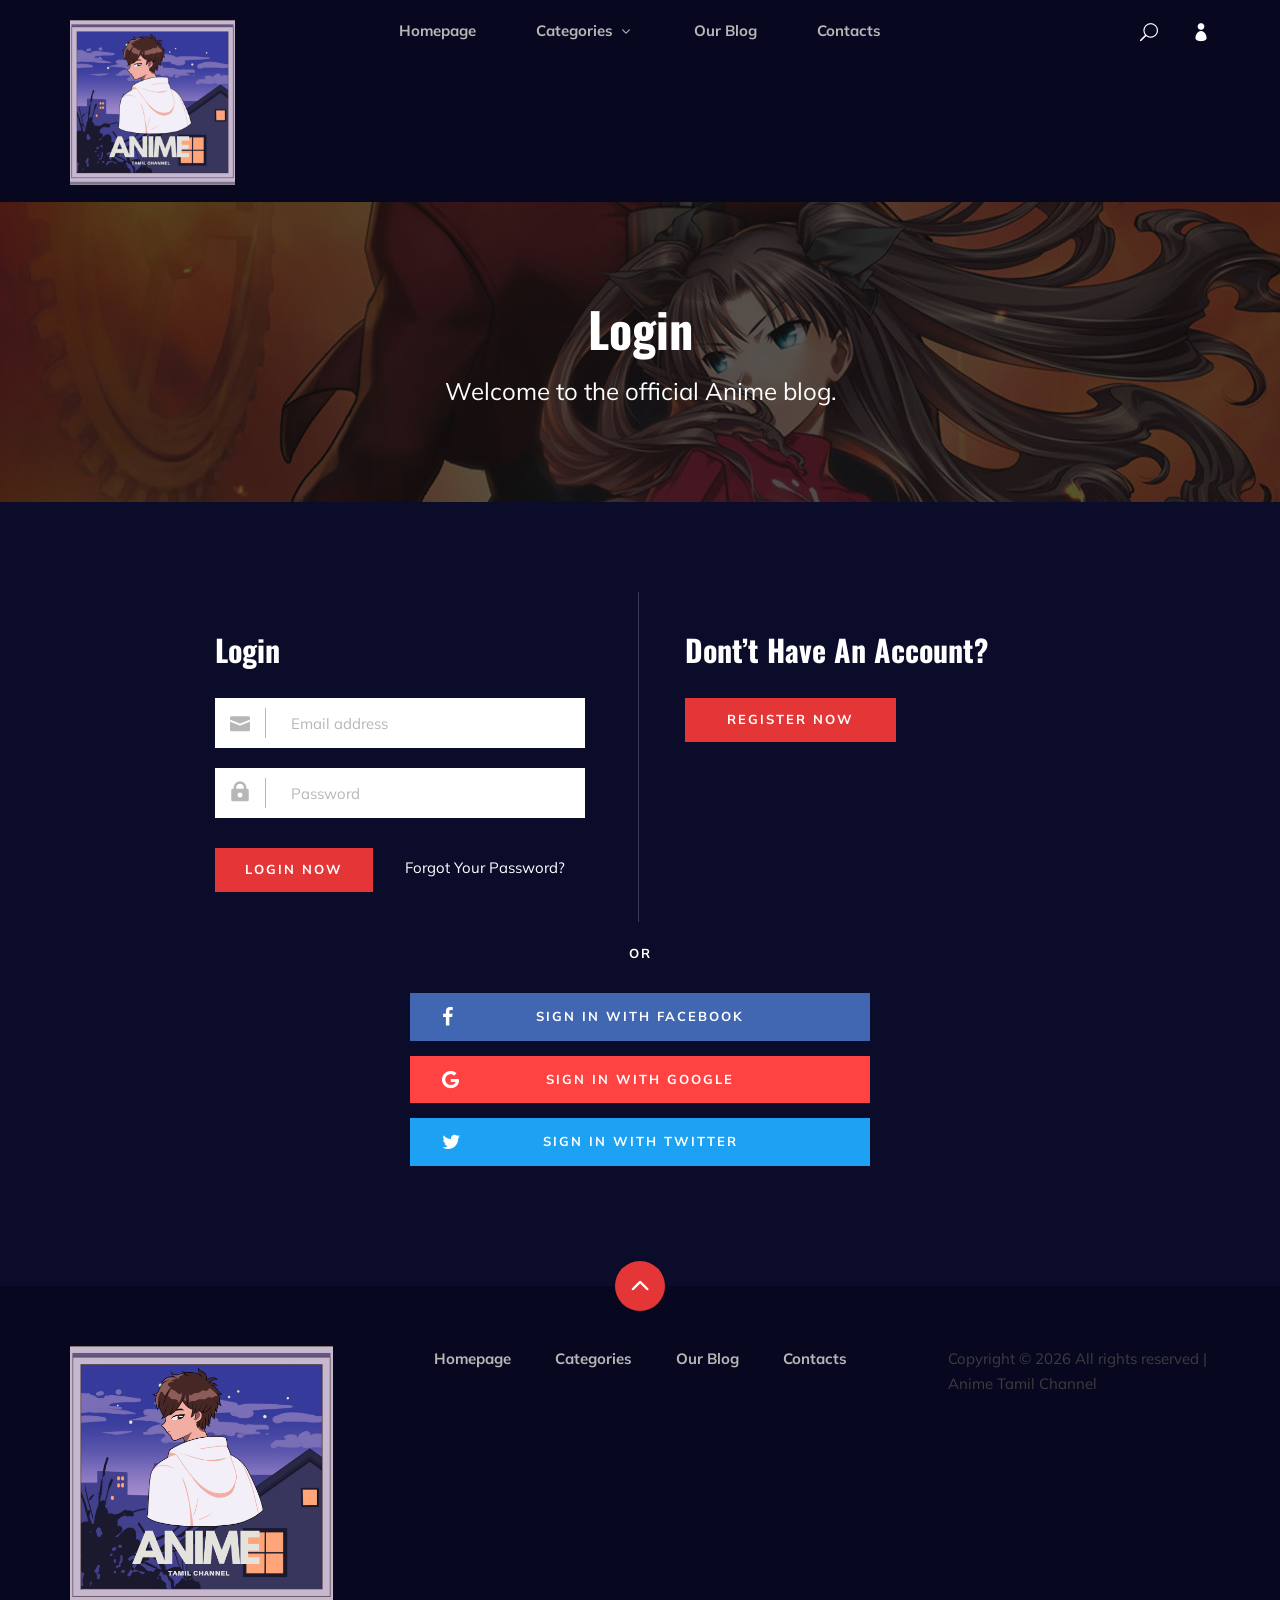
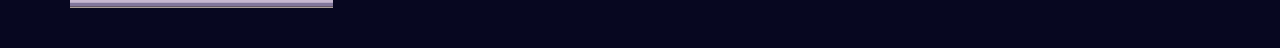
<file: login.html>
<!DOCTYPE html>
<html lang="zxx">

<head>
    <meta charset="UTF-8">
    <meta name="description" content="Anime Template">
    <meta name="keywords" content="Anime, unica, creative, html">
    <meta name="viewport" content="width=device-width, initial-scale=1.0">
    <meta http-equiv="X-UA-Compatible" content="ie=edge">
    <title>Anime Tamil Channel</title>

    <!-- Google Font -->
    <link href="https://fonts.googleapis.com/css2?family=Oswald:wght@300;400;500;600;700&display=swap" rel="stylesheet">
    <link href="https://fonts.googleapis.com/css2?family=Mulish:wght@300;400;500;600;700;800;900&display=swap"
        rel="stylesheet">

    <!-- Css Styles -->
    <link rel="stylesheet" href="css/bootstrap.min.css" type="text/css">
    <link rel="stylesheet" href="css/font-awesome.min.css" type="text/css">
    <link rel="stylesheet" href="css/elegant-icons.css" type="text/css">
    <link rel="stylesheet" href="css/plyr.css" type="text/css">
    <link rel="stylesheet" href="css/nice-select.css" type="text/css">
    <link rel="stylesheet" href="css/owl.carousel.min.css" type="text/css">
    <link rel="stylesheet" href="css/slicknav.min.css" type="text/css">
    <link rel="stylesheet" href="css/style.css" type="text/css">
</head>

<body>
    <!-- Page Preloder -->
    <div id="preloder">
        <div class="loader"></div>
    </div>

    <!-- Header Section Begin -->
    <header class="header">
        <div class="container">
            <div class="row">
                <div class="col-lg-2">
                    <div class="header__logo">
                        <a href="./index.html">
                            <img src="img/logo.png" alt="">
                        </a>
                    </div>
                </div>
                <div class="col-lg-8">
                    <div class="header__nav">
                        <nav class="header__menu mobile-menu">
                            <ul>
                                <li><a href="./index.html">Homepage</a></li>
                                <li><a href="./categories.html">Categories <span class="arrow_carrot-down"></span></a>
                                    <ul class="dropdown">
                                        <li><a href="./categories.html">Categories</a></li>
                                        <li><a href="./anime-details.html">Anime Details</a></li>
                                        <li><a href="./anime-watching.html">Anime Watching</a></li>
                                        <li><a href="./blog-details.html">Blog Details</a></li>
                                        <li><a href="./signup.html">Sign Up</a></li>
                                        <li><a href="./login.html">Login</a></li>
                                    </ul>
                                </li>
                                <li><a href="./blog.html">Our Blog</a></li>
                                <li><a href="#">Contacts</a></li>
                            </ul>
                        </nav>
                    </div>
                </div>
                <div class="col-lg-2">
                    <div class="header__right">
                        <a href="#" class="search-switch"><span class="icon_search"></span></a>
                        <a href="./login.html"><span class="icon_profile"></span></a>
                    </div>
                </div>
            </div>
            <div id="mobile-menu-wrap"></div>
        </div>
    </header>
    <!-- Header End -->

    <!-- Normal Breadcrumb Begin -->
    <section class="normal-breadcrumb set-bg" data-setbg="img/normal-breadcrumb.jpg">
        <div class="container">
            <div class="row">
                <div class="col-lg-12 text-center">
                    <div class="normal__breadcrumb__text">
                        <h2>Login</h2>
                        <p>Welcome to the official Anime blog.</p>
                    </div>
                </div>
            </div>
        </div>
    </section>
    <!-- Normal Breadcrumb End -->

    <!-- Login Section Begin -->
    <section class="login spad">
        <div class="container">
            <div class="row">
                <div class="col-lg-6">
                    <div class="login__form">
                        <h3>Login</h3>
                        <form action="#">
                            <div class="input__item">
                                <input type="text" placeholder="Email address">
                                <span class="icon_mail"></span>
                            </div>
                            <div class="input__item">
                                <input type="text" placeholder="Password">
                                <span class="icon_lock"></span>
                            </div>
                            <button type="submit" class="site-btn">Login Now</button>
                        </form>
                        <a href="#" class="forget_pass">Forgot Your Password?</a>
                    </div>
                </div>
                <div class="col-lg-6">
                    <div class="login__register">
                        <h3>Dont’t Have An Account?</h3>
                        <a href="#" class="primary-btn">Register Now</a>
                    </div>
                </div>
            </div>
            <div class="login__social">
                <div class="row d-flex justify-content-center">
                    <div class="col-lg-6">
                        <div class="login__social__links">
                            <span>or</span>
                            <ul>
                                <li><a href="#" class="facebook"><i class="fa fa-facebook"></i> Sign in With
                                        Facebook</a></li>
                                <li><a href="#" class="google"><i class="fa fa-google"></i> Sign in With Google</a></li>
                                <li><a href="#" class="twitter"><i class="fa fa-twitter"></i> Sign in With Twitter</a>
                                </li>
                            </ul>
                        </div>
                    </div>
                </div>
            </div>
        </div>
    </section>
    <!-- Login Section End -->

    <!-- Footer Section Begin -->
    <footer class="footer">
        <div class="page-up">
            <a href="#" id="scrollToTopButton"><span class="arrow_carrot-up"></span></a>
        </div>
        <div class="container">
            <div class="row">
                <div class="col-lg-3">
                    <div class="footer__logo">
                        <a href="./index.html"><img src="img/logo.png" alt=""></a>
                    </div>
                </div>
                <div class="col-lg-6">
                    <div class="footer__nav">
                        <ul>
                            <li class="active"><a href="./index.html">Homepage</a></li>
                            <li><a href="./categories.html">Categories</a></li>
                            <li><a href="./blog.html">Our Blog</a></li>
                            <li><a href="#">Contacts</a></li>
                        </ul>
                    </div>
                </div>
                <div class="col-lg-3">
                    <p>
                        Copyright &copy;
                        <script>document.write(new Date().getFullYear());</script> All rights reserved | Anime Tamil
                        Channel
                    </p>
                </div>
            </div>
        </div>
    </footer>
    <!-- Footer Section End -->

    <!-- Search model Begin -->
    <div class="search-model">
        <div class="h-100 d-flex align-items-center justify-content-center">
            <div class="search-close-switch"><i class="icon_close"></i></div>
            <form class="search-model-form">
                <input type="text" id="search-input" placeholder="Search here.....">
            </form>
        </div>
    </div>
    <!-- Search model end -->

    <!-- Js Plugins -->
    <script src="js/jquery-3.3.1.min.js"></script>
    <script src="js/bootstrap.min.js"></script>
    <script src="js/player.js"></script>
    <script src="js/jquery.nice-select.min.js"></script>
    <script src="js/mixitup.min.js"></script>
    <script src="js/jquery.slicknav.js"></script>
    <script src="js/owl.carousel.min.js"></script>
    <script src="js/main.js"></script>


</body>

</html>
</file>
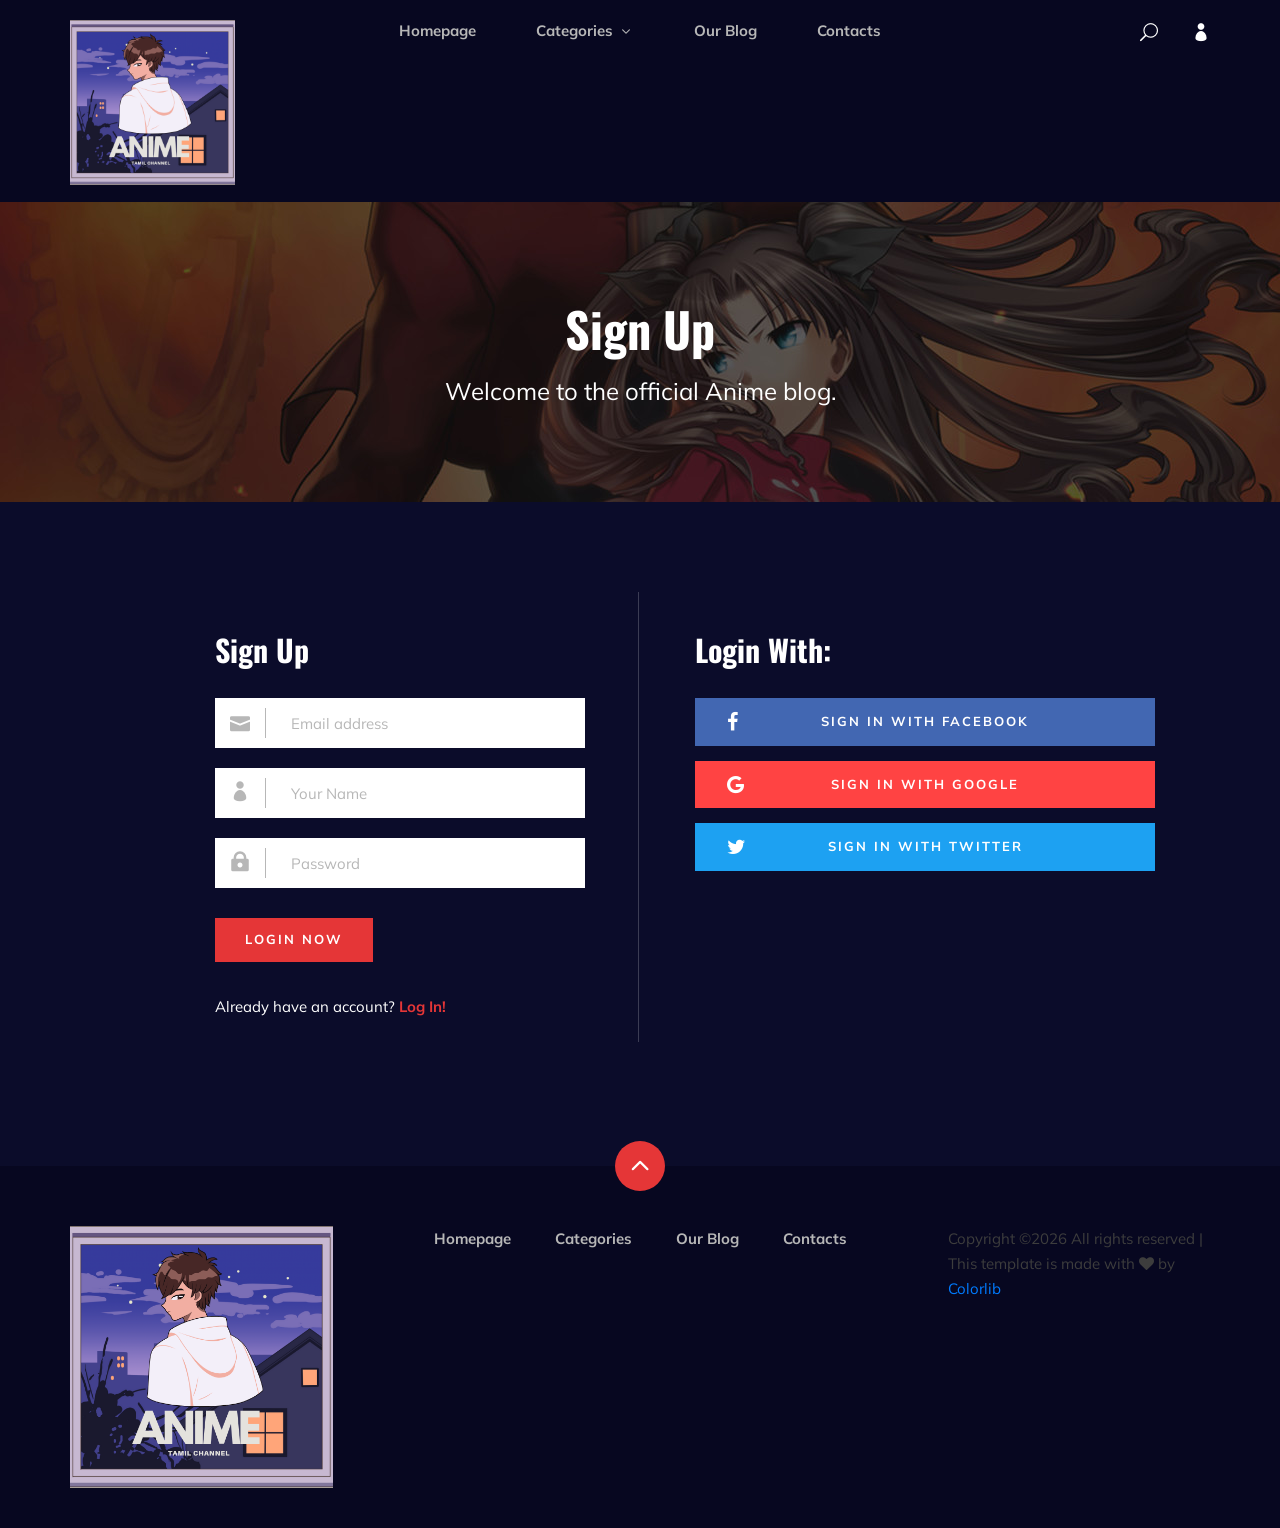
<file: signup.html>
<!DOCTYPE html>
<html lang="zxx">

<head>
    <meta charset="UTF-8">
    <meta name="description" content="Anime Template">
    <meta name="keywords" content="Anime, unica, creative, html">
    <meta name="viewport" content="width=device-width, initial-scale=1.0">
    <meta http-equiv="X-UA-Compatible" content="ie=edge">
    <title>Anime Tamil Channel</title>

    <!-- Google Font -->
    <link href="https://fonts.googleapis.com/css2?family=Oswald:wght@300;400;500;600;700&display=swap" rel="stylesheet">
    <link href="https://fonts.googleapis.com/css2?family=Mulish:wght@300;400;500;600;700;800;900&display=swap"
    rel="stylesheet">

    <!-- Css Styles -->
    <link rel="stylesheet" href="css/bootstrap.min.css" type="text/css">
    <link rel="stylesheet" href="css/font-awesome.min.css" type="text/css">
    <link rel="stylesheet" href="css/elegant-icons.css" type="text/css">
    <link rel="stylesheet" href="css/plyr.css" type="text/css">
    <link rel="stylesheet" href="css/nice-select.css" type="text/css">
    <link rel="stylesheet" href="css/owl.carousel.min.css" type="text/css">
    <link rel="stylesheet" href="css/slicknav.min.css" type="text/css">
    <link rel="stylesheet" href="css/style.css" type="text/css">
</head>

<body>
    <!-- Page Preloder -->
    <div id="preloder">
        <div class="loader"></div>
    </div>

    <!-- Header Section Begin -->
    <header class="header">
        <div class="container">
            <div class="row">
                <div class="col-lg-2">
                    <div class="header__logo">
                        <a href="./index.html">
                            <img src="img/logo.png" alt="">
                        </a>
                    </div>
                </div>
                <div class="col-lg-8">
                    <div class="header__nav">
                        <nav class="header__menu mobile-menu">
                            <ul>
                                <li><a href="./index.html">Homepage</a></li>
                                <li><a href="./categories.html">Categories <span class="arrow_carrot-down"></span></a>
                                    <ul class="dropdown">
                                        <li><a href="./categories.html">Categories</a></li>
                                        <li><a href="./anime-details.html">Anime Details</a></li>
                                        <li><a href="./anime-watching.html">Anime Watching</a></li>
                                        <li><a href="./blog-details.html">Blog Details</a></li>
                                        <li><a href="./signup.html">Sign Up</a></li>
                                        <li><a href="./login.html">Login</a></li>
                                    </ul>
                                </li>
                                <li><a href="./blog.html">Our Blog</a></li>
                                <li><a href="#">Contacts</a></li>
                            </ul>
                        </nav>
                    </div>
                </div>
                <div class="col-lg-2">
                    <div class="header__right">
                        <a href="#" class="search-switch"><span class="icon_search"></span></a>
                        <a href="./login.html"><span class="icon_profile"></span></a>
                    </div>
                </div>
            </div>
            <div id="mobile-menu-wrap"></div>
        </div>
    </header>
    <!-- Header End -->

    <!-- Normal Breadcrumb Begin -->
    <section class="normal-breadcrumb set-bg" data-setbg="img/normal-breadcrumb.jpg">
        <div class="container">
            <div class="row">
                <div class="col-lg-12 text-center">
                    <div class="normal__breadcrumb__text">
                        <h2>Sign Up</h2>
                        <p>Welcome to the official Anime blog.</p>
                    </div>
                </div>
            </div>
        </div>
    </section>
    <!-- Normal Breadcrumb End -->

    <!-- Signup Section Begin -->
    <section class="signup spad">
        <div class="container">
            <div class="row">
                <div class="col-lg-6">
                    <div class="login__form">
                        <h3>Sign Up</h3>
                        <form action="#">
                            <div class="input__item">
                                <input type="text" placeholder="Email address">
                                <span class="icon_mail"></span>
                            </div>
                            <div class="input__item">
                                <input type="text" placeholder="Your Name">
                                <span class="icon_profile"></span>
                            </div>
                            <div class="input__item">
                                <input type="text" placeholder="Password">
                                <span class="icon_lock"></span>
                            </div>
                            <button type="submit" class="site-btn">Login Now</button>
                        </form>
                        <h5>Already have an account? <a href="#">Log In!</a></h5>
                    </div>
                </div>
                <div class="col-lg-6">
                    <div class="login__social__links">
                        <h3>Login With:</h3>
                        <ul>
                            <li><a href="#" class="facebook"><i class="fa fa-facebook"></i> Sign in With Facebook</a>
                            </li>
                            <li><a href="#" class="google"><i class="fa fa-google"></i> Sign in With Google</a></li>
                            <li><a href="#" class="twitter"><i class="fa fa-twitter"></i> Sign in With Twitter</a></li>
                        </ul>
                    </div>
                </div>
            </div>
        </div>
    </section>
    <!-- Signup Section End -->

    <!-- Footer Section Begin -->
    <footer class="footer">
        <div class="page-up">
            <a href="#" id="scrollToTopButton"><span class="arrow_carrot-up"></span></a>
        </div>
        <div class="container">
            <div class="row">
                <div class="col-lg-3">
                    <div class="footer__logo">
                        <a href="./index.html"><img src="img/logo.png" alt=""></a>
                    </div>
                </div>
                <div class="col-lg-6">
                    <div class="footer__nav">
                        <ul>
                            <li class="active"><a href="./index.html">Homepage</a></li>
                            <li><a href="./categories.html">Categories</a></li>
                            <li><a href="./blog.html">Our Blog</a></li>
                            <li><a href="#">Contacts</a></li>
                        </ul>
                    </div>
                </div>
                <div class="col-lg-3">
                    <p><!-- Link back to Colorlib can't be removed. Template is licensed under CC BY 3.0. -->
                      Copyright &copy;<script>document.write(new Date().getFullYear());</script> All rights reserved | This template is made with <i class="fa fa-heart" aria-hidden="true"></i> by <a href="https://colorlib.com" target="_blank">Colorlib</a>
                      <!-- Link back to Colorlib can't be removed. Template is licensed under CC BY 3.0. --></p>

                  </div>
              </div>
          </div>
      </footer>
      <!-- Footer Section End -->

      <!-- Search model Begin -->
      <div class="search-model">
        <div class="h-100 d-flex align-items-center justify-content-center">
            <div class="search-close-switch"><i class="icon_close"></i></div>
            <form class="search-model-form">
                <input type="text" id="search-input" placeholder="Search here.....">
            </form>
        </div>
    </div>
    <!-- Search model end -->

    <!-- Js Plugins -->
    <script src="js/jquery-3.3.1.min.js"></script>
    <script src="js/bootstrap.min.js"></script>
    <script src="js/player.js"></script>
    <script src="js/jquery.nice-select.min.js"></script>
    <script src="js/mixitup.min.js"></script>
    <script src="js/jquery.slicknav.js"></script>
    <script src="js/owl.carousel.min.js"></script>
    <script src="js/main.js"></script>

</body>

</html>
</file>
<file: css/elegant-icons.css>
@font-face {
	font-family: 'ElegantIcons';
	src:url('../fonts/ElegantIcons.eot');
	src:url('../fonts/ElegantIcons.eot?#iefix') format('embedded-opentype'),
		url('../fonts/ElegantIcons.woff') format('woff'),
		url('../fonts/ElegantIcons.ttf') format('truetype'),
		url('../fonts/ElegantIcons.svg#ElegantIcons') format('svg');
	font-weight: normal;
	font-style: normal;
}

/* Use the following CSS code if you want to use data attributes for inserting your icons */
[data-icon]:before {
	font-family: 'ElegantIcons';
	content: attr(data-icon);
	speak: none;
	font-weight: normal;
	font-variant: normal;
	text-transform: none;
	line-height: 1;
	-webkit-font-smoothing: antialiased;
	-moz-osx-font-smoothing: grayscale;
}

/* Use the following CSS code if you want to have a class per icon */
/*
Instead of a list of all class selectors,
you can use the generic selector below, but it's slower:
[class*="your-class-prefix"] {
*/
.arrow_up, .arrow_down, .arrow_left, .arrow_right, .arrow_left-up, .arrow_right-up, .arrow_right-down, .arrow_left-down, .arrow-up-down, .arrow_up-down_alt, .arrow_left-right_alt, .arrow_left-right, .arrow_expand_alt2, .arrow_expand_alt, .arrow_condense, .arrow_expand, .arrow_move, .arrow_carrot-up, .arrow_carrot-down, .arrow_carrot-left, .arrow_carrot-right, .arrow_carrot-2up, .arrow_carrot-2down, .arrow_carrot-2left, .arrow_carrot-2right, .arrow_carrot-up_alt2, .arrow_carrot-down_alt2, .arrow_carrot-left_alt2, .arrow_carrot-right_alt2, .arrow_carrot-2up_alt2, .arrow_carrot-2down_alt2, .arrow_carrot-2left_alt2, .arrow_carrot-2right_alt2, .arrow_triangle-up, .arrow_triangle-down, .arrow_triangle-left, .arrow_triangle-right, .arrow_triangle-up_alt2, .arrow_triangle-down_alt2, .arrow_triangle-left_alt2, .arrow_triangle-right_alt2, .arrow_back, .icon_minus-06, .icon_plus, .icon_close, .icon_check, .icon_minus_alt2, .icon_plus_alt2, .icon_close_alt2, .icon_check_alt2, .icon_zoom-out_alt, .icon_zoom-in_alt, .icon_search, .icon_box-empty, .icon_box-selected, .icon_minus-box, .icon_plus-box, .icon_box-checked, .icon_circle-empty, .icon_circle-slelected, .icon_stop_alt2, .icon_stop, .icon_pause_alt2, .icon_pause, .icon_menu, .icon_menu-square_alt2, .icon_menu-circle_alt2, .icon_ul, .icon_ol, .icon_adjust-horiz, .icon_adjust-vert, .icon_document_alt, .icon_documents_alt, .icon_pencil, .icon_pencil-edit_alt, .icon_pencil-edit, .icon_folder-alt, .icon_folder-open_alt, .icon_folder-add_alt, .icon_info_alt, .icon_error-oct_alt, .icon_error-circle_alt, .icon_error-triangle_alt, .icon_question_alt2, .icon_question, .icon_comment_alt, .icon_chat_alt, .icon_vol-mute_alt, .icon_volume-low_alt, .icon_volume-high_alt, .icon_quotations, .icon_quotations_alt2, .icon_clock_alt, .icon_lock_alt, .icon_lock-open_alt, .icon_key_alt, .icon_cloud_alt, .icon_cloud-upload_alt, .icon_cloud-download_alt, .icon_image, .icon_images, .icon_lightbulb_alt, .icon_gift_alt, .icon_house_alt, .icon_genius, .icon_mobile, .icon_tablet, .icon_laptop, .icon_desktop, .icon_camera_alt, .icon_mail_alt, .icon_cone_alt, .icon_ribbon_alt, .icon_bag_alt, .icon_creditcard, .icon_cart_alt, .icon_paperclip, .icon_tag_alt, .icon_tags_alt, .icon_trash_alt, .icon_cursor_alt, .icon_mic_alt, .icon_compass_alt, .icon_pin_alt, .icon_pushpin_alt, .icon_map_alt, .icon_drawer_alt, .icon_toolbox_alt, .icon_book_alt, .icon_calendar, .icon_film, .icon_table, .icon_contacts_alt, .icon_headphones, .icon_lifesaver, .icon_piechart, .icon_refresh, .icon_link_alt, .icon_link, .icon_loading, .icon_blocked, .icon_archive_alt, .icon_heart_alt, .icon_star_alt, .icon_star-half_alt, .icon_star, .icon_star-half, .icon_tools, .icon_tool, .icon_cog, .icon_cogs, .arrow_up_alt, .arrow_down_alt, .arrow_left_alt, .arrow_right_alt, .arrow_left-up_alt, .arrow_right-up_alt, .arrow_right-down_alt, .arrow_left-down_alt, .arrow_condense_alt, .arrow_expand_alt3, .arrow_carrot_up_alt, .arrow_carrot-down_alt, .arrow_carrot-left_alt, .arrow_carrot-right_alt, .arrow_carrot-2up_alt, .arrow_carrot-2dwnn_alt, .arrow_carrot-2left_alt, .arrow_carrot-2right_alt, .arrow_triangle-up_alt, .arrow_triangle-down_alt, .arrow_triangle-left_alt, .arrow_triangle-right_alt, .icon_minus_alt, .icon_plus_alt, .icon_close_alt, .icon_check_alt, .icon_zoom-out, .icon_zoom-in, .icon_stop_alt, .icon_menu-square_alt, .icon_menu-circle_alt, .icon_document, .icon_documents, .icon_pencil_alt, .icon_folder, .icon_folder-open, .icon_folder-add, .icon_folder_upload, .icon_folder_download, .icon_info, .icon_error-circle, .icon_error-oct, .icon_error-triangle, .icon_question_alt, .icon_comment, .icon_chat, .icon_vol-mute, .icon_volume-low, .icon_volume-high, .icon_quotations_alt, .icon_clock, .icon_lock, .icon_lock-open, .icon_key, .icon_cloud, .icon_cloud-upload, .icon_cloud-download, .icon_lightbulb, .icon_gift, .icon_house, .icon_camera, .icon_mail, .icon_cone, .icon_ribbon, .icon_bag, .icon_cart, .icon_tag, .icon_tags, .icon_trash, .icon_cursor, .icon_mic, .icon_compass, .icon_pin, .icon_pushpin, .icon_map, .icon_drawer, .icon_toolbox, .icon_book, .icon_contacts, .icon_archive, .icon_heart, .icon_profile, .icon_group, .icon_grid-2x2, .icon_grid-3x3, .icon_music, .icon_pause_alt, .icon_phone, .icon_upload, .icon_download, .social_facebook, .social_twitter, .social_pinterest, .social_googleplus, .social_tumblr, .social_tumbleupon, .social_wordpress, .social_instagram, .social_dribbble, .social_vimeo, .social_linkedin, .social_rss, .social_deviantart, .social_share, .social_myspace, .social_skype, .social_youtube, .social_picassa, .social_googledrive, .social_flickr, .social_blogger, .social_spotify, .social_delicious, .social_facebook_circle, .social_twitter_circle, .social_pinterest_circle, .social_googleplus_circle, .social_tumblr_circle, .social_stumbleupon_circle, .social_wordpress_circle, .social_instagram_circle, .social_dribbble_circle, .social_vimeo_circle, .social_linkedin_circle, .social_rss_circle, .social_deviantart_circle, .social_share_circle, .social_myspace_circle, .social_skype_circle, .social_youtube_circle, .social_picassa_circle, .social_googledrive_alt2, .social_flickr_circle, .social_blogger_circle, .social_spotify_circle, .social_delicious_circle, .social_facebook_square, .social_twitter_square, .social_pinterest_square, .social_googleplus_square, .social_tumblr_square, .social_stumbleupon_square, .social_wordpress_square, .social_instagram_square, .social_dribbble_square, .social_vimeo_square, .social_linkedin_square, .social_rss_square, .social_deviantart_square, .social_share_square, .social_myspace_square, .social_skype_square, .social_youtube_square, .social_picassa_square, .social_googledrive_square, .social_flickr_square, .social_blogger_square, .social_spotify_square, .social_delicious_square, .icon_printer, .icon_calulator, .icon_building, .icon_floppy, .icon_drive, .icon_search-2, .icon_id, .icon_id-2, .icon_puzzle, .icon_like, .icon_dislike, .icon_mug, .icon_currency, .icon_wallet, .icon_pens, .icon_easel, .icon_flowchart, .icon_datareport, .icon_briefcase, .icon_shield, .icon_percent, .icon_globe, .icon_globe-2, .icon_target, .icon_hourglass, .icon_balance, .icon_rook, .icon_printer-alt, .icon_calculator_alt, .icon_building_alt, .icon_floppy_alt, .icon_drive_alt, .icon_search_alt, .icon_id_alt, .icon_id-2_alt, .icon_puzzle_alt, .icon_like_alt, .icon_dislike_alt, .icon_mug_alt, .icon_currency_alt, .icon_wallet_alt, .icon_pens_alt, .icon_easel_alt, .icon_flowchart_alt, .icon_datareport_alt, .icon_briefcase_alt, .icon_shield_alt, .icon_percent_alt, .icon_globe_alt, .icon_clipboard {
	font-family: 'ElegantIcons';
	speak: none;
	font-style: normal;
	font-weight: normal;
	font-variant: normal;
	text-transform: none;
	line-height: 1;
	-webkit-font-smoothing: antialiased;
}
.arrow_up:before {
	content: "\21";
}
.arrow_down:before {
	content: "\22";
}
.arrow_left:before {
	content: "\23";
}
.arrow_right:before {
	content: "\24";
}
.arrow_left-up:before {
	content: "\25";
}
.arrow_right-up:before {
	content: "\26";
}
.arrow_right-down:before {
	content: "\27";
}
.arrow_left-down:before {
	content: "\28";
}
.arrow-up-down:before {
	content: "\29";
}
.arrow_up-down_alt:before {
	content: "\2a";
}
.arrow_left-right_alt:before {
	content: "\2b";
}
.arrow_left-right:before {
	content: "\2c";
}
.arrow_expand_alt2:before {
	content: "\2d";
}
.arrow_expand_alt:before {
	content: "\2e";
}
.arrow_condense:before {
	content: "\2f";
}
.arrow_expand:before {
	content: "\30";
}
.arrow_move:before {
	content: "\31";
}
.arrow_carrot-up:before {
	content: "\32";
}
.arrow_carrot-down:before {
	content: "\33";
}
.arrow_carrot-left:before {
	content: "\34";
}
.arrow_carrot-right:before {
	content: "\35";
}
.arrow_carrot-2up:before {
	content: "\36";
}
.arrow_carrot-2down:before {
	content: "\37";
}
.arrow_carrot-2left:before {
	content: "\38";
}
.arrow_carrot-2right:before {
	content: "\39";
}
.arrow_carrot-up_alt2:before {
	content: "\3a";
}
.arrow_carrot-down_alt2:before {
	content: "\3b";
}
.arrow_carrot-left_alt2:before {
	content: "\3c";
}
.arrow_carrot-right_alt2:before {
	content: "\3d";
}
.arrow_carrot-2up_alt2:before {
	content: "\3e";
}
.arrow_carrot-2down_alt2:before {
	content: "\3f";
}
.arrow_carrot-2left_alt2:before {
	content: "\40";
}
.arrow_carrot-2right_alt2:before {
	content: "\41";
}
.arrow_triangle-up:before {
	content: "\42";
}
.arrow_triangle-down:before {
	content: "\43";
}
.arrow_triangle-left:before {
	content: "\44";
}
.arrow_triangle-right:before {
	content: "\45";
}
.arrow_triangle-up_alt2:before {
	content: "\46";
}
.arrow_triangle-down_alt2:before {
	content: "\47";
}
.arrow_triangle-left_alt2:before {
	content: "\48";
}
.arrow_triangle-right_alt2:before {
	content: "\49";
}
.arrow_back:before {
	content: "\4a";
}
.icon_minus-06:before {
	content: "\4b";
}
.icon_plus:before {
	content: "\4c";
}
.icon_close:before {
	content: "\4d";
}
.icon_check:before {
	content: "\4e";
}
.icon_minus_alt2:before {
	content: "\4f";
}
.icon_plus_alt2:before {
	content: "\50";
}
.icon_close_alt2:before {
	content: "\51";
}
.icon_check_alt2:before {
	content: "\52";
}
.icon_zoom-out_alt:before {
	content: "\53";
}
.icon_zoom-in_alt:before {
	content: "\54";
}
.icon_search:before {
	content: "\55";
}
.icon_box-empty:before {
	content: "\56";
}
.icon_box-selected:before {
	content: "\57";
}
.icon_minus-box:before {
	content: "\58";
}
.icon_plus-box:before {
	content: "\59";
}
.icon_box-checked:before {
	content: "\5a";
}
.icon_circle-empty:before {
	content: "\5b";
}
.icon_circle-slelected:before {
	content: "\5c";
}
.icon_stop_alt2:before {
	content: "\5d";
}
.icon_stop:before {
	content: "\5e";
}
.icon_pause_alt2:before {
	content: "\5f";
}
.icon_pause:before {
	content: "\60";
}
.icon_menu:before {
	content: "\61";
}
.icon_menu-square_alt2:before {
	content: "\62";
}
.icon_menu-circle_alt2:before {
	content: "\63";
}
.icon_ul:before {
	content: "\64";
}
.icon_ol:before {
	content: "\65";
}
.icon_adjust-horiz:before {
	content: "\66";
}
.icon_adjust-vert:before {
	content: "\67";
}
.icon_document_alt:before {
	content: "\68";
}
.icon_documents_alt:before {
	content: "\69";
}
.icon_pencil:before {
	content: "\6a";
}
.icon_pencil-edit_alt:before {
	content: "\6b";
}
.icon_pencil-edit:before {
	content: "\6c";
}
.icon_folder-alt:before {
	content: "\6d";
}
.icon_folder-open_alt:before {
	content: "\6e";
}
.icon_folder-add_alt:before {
	content: "\6f";
}
.icon_info_alt:before {
	content: "\70";
}
.icon_error-oct_alt:before {
	content: "\71";
}
.icon_error-circle_alt:before {
	content: "\72";
}
.icon_error-triangle_alt:before {
	content: "\73";
}
.icon_question_alt2:before {
	content: "\74";
}
.icon_question:before {
	content: "\75";
}
.icon_comment_alt:before {
	content: "\76";
}
.icon_chat_alt:before {
	content: "\77";
}
.icon_vol-mute_alt:before {
	content: "\78";
}
.icon_volume-low_alt:before {
	content: "\79";
}
.icon_volume-high_alt:before {
	content: "\7a";
}
.icon_quotations:before {
	content: "\7b";
}
.icon_quotations_alt2:before {
	content: "\7c";
}
.icon_clock_alt:before {
	content: "\7d";
}
.icon_lock_alt:before {
	content: "\7e";
}
.icon_lock-open_alt:before {
	content: "\e000";
}
.icon_key_alt:before {
	content: "\e001";
}
.icon_cloud_alt:before {
	content: "\e002";
}
.icon_cloud-upload_alt:before {
	content: "\e003";
}
.icon_cloud-download_alt:before {
	content: "\e004";
}
.icon_image:before {
	content: "\e005";
}
.icon_images:before {
	content: "\e006";
}
.icon_lightbulb_alt:before {
	content: "\e007";
}
.icon_gift_alt:before {
	content: "\e008";
}
.icon_house_alt:before {
	content: "\e009";
}
.icon_genius:before {
	content: "\e00a";
}
.icon_mobile:before {
	content: "\e00b";
}
.icon_tablet:before {
	content: "\e00c";
}
.icon_laptop:before {
	content: "\e00d";
}
.icon_desktop:before {
	content: "\e00e";
}
.icon_camera_alt:before {
	content: "\e00f";
}
.icon_mail_alt:before {
	content: "\e010";
}
.icon_cone_alt:before {
	content: "\e011";
}
.icon_ribbon_alt:before {
	content: "\e012";
}
.icon_bag_alt:before {
	content: "\e013";
}
.icon_creditcard:before {
	content: "\e014";
}
.icon_cart_alt:before {
	content: "\e015";
}
.icon_paperclip:before {
	content: "\e016";
}
.icon_tag_alt:before {
	content: "\e017";
}
.icon_tags_alt:before {
	content: "\e018";
}
.icon_trash_alt:before {
	content: "\e019";
}
.icon_cursor_alt:before {
	content: "\e01a";
}
.icon_mic_alt:before {
	content: "\e01b";
}
.icon_compass_alt:before {
	content: "\e01c";
}
.icon_pin_alt:before {
	content: "\e01d";
}
.icon_pushpin_alt:before {
	content: "\e01e";
}
.icon_map_alt:before {
	content: "\e01f";
}
.icon_drawer_alt:before {
	content: "\e020";
}
.icon_toolbox_alt:before {
	content: "\e021";
}
.icon_book_alt:before {
	content: "\e022";
}
.icon_calendar:before {
	content: "\e023";
}
.icon_film:before {
	content: "\e024";
}
.icon_table:before {
	content: "\e025";
}
.icon_contacts_alt:before {
	content: "\e026";
}
.icon_headphones:before {
	content: "\e027";
}
.icon_lifesaver:before {
	content: "\e028";
}
.icon_piechart:before {
	content: "\e029";
}
.icon_refresh:before {
	content: "\e02a";
}
.icon_link_alt:before {
	content: "\e02b";
}
.icon_link:before {
	content: "\e02c";
}
.icon_loading:before {
	content: "\e02d";
}
.icon_blocked:before {
	content: "\e02e";
}
.icon_archive_alt:before {
	content: "\e02f";
}
.icon_heart_alt:before {
	content: "\e030";
}
.icon_star_alt:before {
	content: "\e031";
}
.icon_star-half_alt:before {
	content: "\e032";
}
.icon_star:before {
	content: "\e033";
}
.icon_star-half:before {
	content: "\e034";
}
.icon_tools:before {
	content: "\e035";
}
.icon_tool:before {
	content: "\e036";
}
.icon_cog:before {
	content: "\e037";
}
.icon_cogs:before {
	content: "\e038";
}
.arrow_up_alt:before {
	content: "\e039";
}
.arrow_down_alt:before {
	content: "\e03a";
}
.arrow_left_alt:before {
	content: "\e03b";
}
.arrow_right_alt:before {
	content: "\e03c";
}
.arrow_left-up_alt:before {
	content: "\e03d";
}
.arrow_right-up_alt:before {
	content: "\e03e";
}
.arrow_right-down_alt:before {
	content: "\e03f";
}
.arrow_left-down_alt:before {
	content: "\e040";
}
.arrow_condense_alt:before {
	content: "\e041";
}
.arrow_expand_alt3:before {
	content: "\e042";
}
.arrow_carrot_up_alt:before {
	content: "\e043";
}
.arrow_carrot-down_alt:before {
	content: "\e044";
}
.arrow_carrot-left_alt:before {
	content: "\e045";
}
.arrow_carrot-right_alt:before {
	content: "\e046";
}
.arrow_carrot-2up_alt:before {
	content: "\e047";
}
.arrow_carrot-2dwnn_alt:before {
	content: "\e048";
}
.arrow_carrot-2left_alt:before {
	content: "\e049";
}
.arrow_carrot-2right_alt:before {
	content: "\e04a";
}
.arrow_triangle-up_alt:before {
	content: "\e04b";
}
.arrow_triangle-down_alt:before {
	content: "\e04c";
}
.arrow_triangle-left_alt:before {
	content: "\e04d";
}
.arrow_triangle-right_alt:before {
	content: "\e04e";
}
.icon_minus_alt:before {
	content: "\e04f";
}
.icon_plus_alt:before {
	content: "\e050";
}
.icon_close_alt:before {
	content: "\e051";
}
.icon_check_alt:before {
	content: "\e052";
}
.icon_zoom-out:before {
	content: "\e053";
}
.icon_zoom-in:before {
	content: "\e054";
}
.icon_stop_alt:before {
	content: "\e055";
}
.icon_menu-square_alt:before {
	content: "\e056";
}
.icon_menu-circle_alt:before {
	content: "\e057";
}
.icon_document:before {
	content: "\e058";
}
.icon_documents:before {
	content: "\e059";
}
.icon_pencil_alt:before {
	content: "\e05a";
}
.icon_folder:before {
	content: "\e05b";
}
.icon_folder-open:before {
	content: "\e05c";
}
.icon_folder-add:before {
	content: "\e05d";
}
.icon_folder_upload:before {
	content: "\e05e";
}
.icon_folder_download:before {
	content: "\e05f";
}
.icon_info:before {
	content: "\e060";
}
.icon_error-circle:before {
	content: "\e061";
}
.icon_error-oct:before {
	content: "\e062";
}
.icon_error-triangle:before {
	content: "\e063";
}
.icon_question_alt:before {
	content: "\e064";
}
.icon_comment:before {
	content: "\e065";
}
.icon_chat:before {
	content: "\e066";
}
.icon_vol-mute:before {
	content: "\e067";
}
.icon_volume-low:before {
	content: "\e068";
}
.icon_volume-high:before {
	content: "\e069";
}
.icon_quotations_alt:before {
	content: "\e06a";
}
.icon_clock:before {
	content: "\e06b";
}
.icon_lock:before {
	content: "\e06c";
}
.icon_lock-open:before {
	content: "\e06d";
}
.icon_key:before {
	content: "\e06e";
}
.icon_cloud:before {
	content: "\e06f";
}
.icon_cloud-upload:before {
	content: "\e070";
}
.icon_cloud-download:before {
	content: "\e071";
}
.icon_lightbulb:before {
	content: "\e072";
}
.icon_gift:before {
	content: "\e073";
}
.icon_house:before {
	content: "\e074";
}
.icon_camera:before {
	content: "\e075";
}
.icon_mail:before {
	content: "\e076";
}
.icon_cone:before {
	content: "\e077";
}
.icon_ribbon:before {
	content: "\e078";
}
.icon_bag:before {
	content: "\e079";
}
.icon_cart:before {
	content: "\e07a";
}
.icon_tag:before {
	content: "\e07b";
}
.icon_tags:before {
	content: "\e07c";
}
.icon_trash:before {
	content: "\e07d";
}
.icon_cursor:before {
	content: "\e07e";
}
.icon_mic:before {
	content: "\e07f";
}
.icon_compass:before {
	content: "\e080";
}
.icon_pin:before {
	content: "\e081";
}
.icon_pushpin:before {
	content: "\e082";
}
.icon_map:before {
	content: "\e083";
}
.icon_drawer:before {
	content: "\e084";
}
.icon_toolbox:before {
	content: "\e085";
}
.icon_book:before {
	content: "\e086";
}
.icon_contacts:before {
	content: "\e087";
}
.icon_archive:before {
	content: "\e088";
}
.icon_heart:before {
	content: "\e089";
}
.icon_profile:before {
	content: "\e08a";
}
.icon_group:before {
	content: "\e08b";
}
.icon_grid-2x2:before {
	content: "\e08c";
}
.icon_grid-3x3:before {
	content: "\e08d";
}
.icon_music:before {
	content: "\e08e";
}
.icon_pause_alt:before {
	content: "\e08f";
}
.icon_phone:before {
	content: "\e090";
}
.icon_upload:before {
	content: "\e091";
}
.icon_download:before {
	content: "\e092";
}
.social_facebook:before {
	content: "\e093";
}
.social_twitter:before {
	content: "\e094";
}
.social_pinterest:before {
	content: "\e095";
}
.social_googleplus:before {
	content: "\e096";
}
.social_tumblr:before {
	content: "\e097";
}
.social_tumbleupon:before {
	content: "\e098";
}
.social_wordpress:before {
	content: "\e099";
}
.social_instagram:before {
	content: "\e09a";
}
.social_dribbble:before {
	content: "\e09b";
}
.social_vimeo:before {
	content: "\e09c";
}
.social_linkedin:before {
	content: "\e09d";
}
.social_rss:before {
	content: "\e09e";
}
.social_deviantart:before {
	content: "\e09f";
}
.social_share:before {
	content: "\e0a0";
}
.social_myspace:before {
	content: "\e0a1";
}
.social_skype:before {
	content: "\e0a2";
}
.social_youtube:before {
	content: "\e0a3";
}
.social_picassa:before {
	content: "\e0a4";
}
.social_googledrive:before {
	content: "\e0a5";
}
.social_flickr:before {
	content: "\e0a6";
}
.social_blogger:before {
	content: "\e0a7";
}
.social_spotify:before {
	content: "\e0a8";
}
.social_delicious:before {
	content: "\e0a9";
}
.social_facebook_circle:before {
	content: "\e0aa";
}
.social_twitter_circle:before {
	content: "\e0ab";
}
.social_pinterest_circle:before {
	content: "\e0ac";
}
.social_googleplus_circle:before {
	content: "\e0ad";
}
.social_tumblr_circle:before {
	content: "\e0ae";
}
.social_stumbleupon_circle:before {
	content: "\e0af";
}
.social_wordpress_circle:before {
	content: "\e0b0";
}
.social_instagram_circle:before {
	content: "\e0b1";
}
.social_dribbble_circle:before {
	content: "\e0b2";
}
.social_vimeo_circle:before {
	content: "\e0b3";
}
.social_linkedin_circle:before {
	content: "\e0b4";
}
.social_rss_circle:before {
	content: "\e0b5";
}
.social_deviantart_circle:before {
	content: "\e0b6";
}
.social_share_circle:before {
	content: "\e0b7";
}
.social_myspace_circle:before {
	content: "\e0b8";
}
.social_skype_circle:before {
	content: "\e0b9";
}
.social_youtube_circle:before {
	content: "\e0ba";
}
.social_picassa_circle:before {
	content: "\e0bb";
}
.social_googledrive_alt2:before {
	content: "\e0bc";
}
.social_flickr_circle:before {
	content: "\e0bd";
}
.social_blogger_circle:before {
	content: "\e0be";
}
.social_spotify_circle:before {
	content: "\e0bf";
}
.social_delicious_circle:before {
	content: "\e0c0";
}
.social_facebook_square:before {
	content: "\e0c1";
}
.social_twitter_square:before {
	content: "\e0c2";
}
.social_pinterest_square:before {
	content: "\e0c3";
}
.social_googleplus_square:before {
	content: "\e0c4";
}
.social_tumblr_square:before {
	content: "\e0c5";
}
.social_stumbleupon_square:before {
	content: "\e0c6";
}
.social_wordpress_square:before {
	content: "\e0c7";
}
.social_instagram_square:before {
	content: "\e0c8";
}
.social_dribbble_square:before {
	content: "\e0c9";
}
.social_vimeo_square:before {
	content: "\e0ca";
}
.social_linkedin_square:before {
	content: "\e0cb";
}
.social_rss_square:before {
	content: "\e0cc";
}
.social_deviantart_square:before {
	content: "\e0cd";
}
.social_share_square:before {
	content: "\e0ce";
}
.social_myspace_square:before {
	content: "\e0cf";
}
.social_skype_square:before {
	content: "\e0d0";
}
.social_youtube_square:before {
	content: "\e0d1";
}
.social_picassa_square:before {
	content: "\e0d2";
}
.social_googledrive_square:before {
	content: "\e0d3";
}
.social_flickr_square:before {
	content: "\e0d4";
}
.social_blogger_square:before {
	content: "\e0d5";
}
.social_spotify_square:before {
	content: "\e0d6";
}
.social_delicious_square:before {
	content: "\e0d7";
}
.icon_printer:before {
	content: "\e103";
}
.icon_calulator:before {
	content: "\e0ee";
}
.icon_building:before {
	content: "\e0ef";
}
.icon_floppy:before {
	content: "\e0e8";
}
.icon_drive:before {
	content: "\e0ea";
}
.icon_search-2:before {
	content: "\e101";
}
.icon_id:before {
	content: "\e107";
}
.icon_id-2:before {
	content: "\e108";
}
.icon_puzzle:before {
	content: "\e102";
}
.icon_like:before {
	content: "\e106";
}
.icon_dislike:before {
	content: "\e0eb";
}
.icon_mug:before {
	content: "\e105";
}
.icon_currency:before {
	content: "\e0ed";
}
.icon_wallet:before {
	content: "\e100";
}
.icon_pens:before {
	content: "\e104";
}
.icon_easel:before {
	content: "\e0e9";
}
.icon_flowchart:before {
	content: "\e109";
}
.icon_datareport:before {
	content: "\e0ec";
}
.icon_briefcase:before {
	content: "\e0fe";
}
.icon_shield:before {
	content: "\e0f6";
}
.icon_percent:before {
	content: "\e0fb";
}
.icon_globe:before {
	content: "\e0e2";
}
.icon_globe-2:before {
	content: "\e0e3";
}
.icon_target:before {
	content: "\e0f5";
}
.icon_hourglass:before {
	content: "\e0e1";
}
.icon_balance:before {
	content: "\e0ff";
}
.icon_rook:before {
	content: "\e0f8";
}
.icon_printer-alt:before {
	content: "\e0fa";
}
.icon_calculator_alt:before {
	content: "\e0e7";
}
.icon_building_alt:before {
	content: "\e0fd";
}
.icon_floppy_alt:before {
	content: "\e0e4";
}
.icon_drive_alt:before {
	content: "\e0e5";
}
.icon_search_alt:before {
	content: "\e0f7";
}
.icon_id_alt:before {
	content: "\e0e0";
}
.icon_id-2_alt:before {
	content: "\e0fc";
}
.icon_puzzle_alt:before {
	content: "\e0f9";
}
.icon_like_alt:before {
	content: "\e0dd";
}
.icon_dislike_alt:before {
	content: "\e0f1";
}
.icon_mug_alt:before {
	content: "\e0dc";
}
.icon_currency_alt:before {
	content: "\e0f3";
}
.icon_wallet_alt:before {
	content: "\e0d8";
}
.icon_pens_alt:before {
	content: "\e0db";
}
.icon_easel_alt:before {
	content: "\e0f0";
}
.icon_flowchart_alt:before {
	content: "\e0df";
}
.icon_datareport_alt:before {
	content: "\e0f2";
}
.icon_briefcase_alt:before {
	content: "\e0f4";
}
.icon_shield_alt:before {
	content: "\e0d9";
}
.icon_percent_alt:before {
	content: "\e0da";
}
.icon_globe_alt:before {
	content: "\e0de";
}
.icon_clipboard:before {
	content: "\e0e6";
}


	.glyph {
		float: left;
		text-align: center;
		padding: .75em;
		margin: .4em 1.5em .75em 0;
		width: 6em;
text-shadow: none;
	}
        .glyph_big {
        font-size: 128px;
        color: #59c5dc;
        float: left;
        margin-right: 20px;
        }

        .glyph div { padding-bottom: 10px;}

	.glyph input {
		font-family: consolas, monospace;
		font-size: 12px;
		width: 100%;
		text-align: center;
		border: 0;
		box-shadow: 0 0 0 1px #ccc;
		padding: .2em;
                -moz-border-radius: 5px;
                -webkit-border-radius: 5px;
	}
	.centered {
		margin-left: auto;
		margin-right: auto;
	}
	.glyph .fs1 {
		font-size: 2em;
	}
</file>
<file: css/plyr.css>
@keyframes plyr-progress{to{background-position:25px 0;background-position:var(--plyr-progress-loading-size,25px) 0}}@keyframes plyr-popup{0%{opacity:.5;transform:translateY(10px)}to{opacity:1;transform:translateY(0)}}@keyframes plyr-fade-in{from{opacity:0}to{opacity:1}}.plyr{-moz-osx-font-smoothing:grayscale;-webkit-font-smoothing:antialiased;align-items:center;direction:ltr;display:flex;flex-direction:column;font-family:inherit;font-family:var(--plyr-font-family,inherit);font-variant-numeric:tabular-nums;font-weight:400;font-weight:var(--plyr-font-weight-regular,400);height:100%;line-height:1.7;line-height:var(--plyr-line-height,1.7);max-width:100%;min-width:200px;position:relative;text-shadow:none;transition:box-shadow .3s ease;z-index:0}.plyr audio,.plyr iframe,.plyr video{display:block;height:100%;width:100%}.plyr button{font:inherit;line-height:inherit;width:auto}.plyr:focus{outline:0}.plyr--full-ui{box-sizing:border-box}.plyr--full-ui *,.plyr--full-ui ::after,.plyr--full-ui ::before{box-sizing:inherit}.plyr--full-ui a,.plyr--full-ui button,.plyr--full-ui input,.plyr--full-ui label{touch-action:manipulation}.plyr__badge{background:#4a5464;background:var(--plyr-badge-background,#4a5464);border-radius:2px;border-radius:var(--plyr-badge-border-radius,2px);color:#fff;color:var(--plyr-badge-text-color,#fff);font-size:9px;font-size:var(--plyr-font-size-badge,9px);line-height:1;padding:3px 4px}.plyr--full-ui ::-webkit-media-text-track-container{display:none}.plyr__captions{animation:plyr-fade-in .3s ease;bottom:0;display:none;font-size:13px;font-size:var(--plyr-font-size-small,13px);left:0;padding:10px;padding:var(--plyr-control-spacing,10px);position:absolute;text-align:center;transition:transform .4s ease-in-out;width:100%}.plyr__captions span:empty{display:none}@media (min-width:480px){.plyr__captions{font-size:15px;font-size:var(--plyr-font-size-base,15px);padding:calc(10px * 2);padding:calc(var(--plyr-control-spacing,10px) * 2)}}@media (min-width:768px){.plyr__captions{font-size:18px;font-size:var(--plyr-font-size-large,18px)}}.plyr--captions-active .plyr__captions{display:block}.plyr:not(.plyr--hide-controls) .plyr__controls:not(:empty)~.plyr__captions{transform:translateY(calc(10px * -4));transform:translateY(calc(var(--plyr-control-spacing,10px) * -4))}.plyr__caption{background:rgba(0,0,0,.8);background:var(--plyr-captions-background,rgba(0,0,0,.8));border-radius:2px;-webkit-box-decoration-break:clone;box-decoration-break:clone;color:#fff;color:var(--plyr-captions-text-color,#fff);line-height:185%;padding:.2em .5em;white-space:pre-wrap}.plyr__caption div{display:inline}.plyr__control{background:0 0;border:0;border-radius:3px;border-radius:var(--plyr-control-radius,3px);color:inherit;cursor:pointer;flex-shrink:0;overflow:visible;padding:calc(10px * .7);padding:calc(var(--plyr-control-spacing,10px) * .7);position:relative;transition:all .3s ease}.plyr__control svg{display:block;fill:currentColor;height:18px;height:var(--plyr-control-icon-size,18px);pointer-events:none;width:18px;width:var(--plyr-control-icon-size,18px)}.plyr__control:focus{outline:0}.plyr__control.plyr__tab-focus{outline-color:#00b3ff;outline-color:var(--plyr-tab-focus-color,var(--plyr-color-main,var(--plyr-color-main,#00b3ff)));outline-offset:2px;outline-style:dotted;outline-width:3px}a.plyr__control{text-decoration:none}a.plyr__control::after,a.plyr__control::before{display:none}.plyr__control.plyr__control--pressed .icon--not-pressed,.plyr__control.plyr__control--pressed .label--not-pressed,.plyr__control:not(.plyr__control--pressed) .icon--pressed,.plyr__control:not(.plyr__control--pressed) .label--pressed{display:none}.plyr--full-ui ::-webkit-media-controls{display:none}.plyr__controls{align-items:center;display:flex;justify-content:flex-end;text-align:center}.plyr__controls .plyr__progress__container{flex:1;min-width:0}.plyr__controls .plyr__controls__item{margin-left:calc(10px / 4);margin-left:calc(var(--plyr-control-spacing,10px)/ 4)}.plyr__controls .plyr__controls__item:first-child{margin-left:0;margin-right:auto}.plyr__controls .plyr__controls__item.plyr__progress__container{padding-left:calc(10px / 4);padding-left:calc(var(--plyr-control-spacing,10px)/ 4)}.plyr__controls .plyr__controls__item.plyr__time{padding:0 calc(10px / 2);padding:0 calc(var(--plyr-control-spacing,10px)/ 2)}.plyr__controls .plyr__controls__item.plyr__progress__container:first-child,.plyr__controls .plyr__controls__item.plyr__time+.plyr__time,.plyr__controls .plyr__controls__item.plyr__time:first-child{padding-left:0}.plyr__controls:empty{display:none}.plyr [data-plyr=airplay],.plyr [data-plyr=captions],.plyr [data-plyr=fullscreen],.plyr [data-plyr=pip]{display:none}.plyr--airplay-supported [data-plyr=airplay],.plyr--captions-enabled [data-plyr=captions],.plyr--fullscreen-enabled [data-plyr=fullscreen],.plyr--pip-supported [data-plyr=pip]{display:inline-block}.plyr__menu{display:flex;position:relative}.plyr__menu .plyr__control svg{transition:transform .3s ease}.plyr__menu .plyr__control[aria-expanded=true] svg{transform:rotate(90deg)}.plyr__menu .plyr__control[aria-expanded=true] .plyr__tooltip{display:none}.plyr__menu__container{animation:plyr-popup .2s ease;background:rgba(255,255,255,.9);background:var(--plyr-menu-background,rgba(255,255,255,.9));border-radius:4px;bottom:100%;box-shadow:0 1px 2px rgba(0,0,0,.15);box-shadow:var(--plyr-menu-shadow,0 1px 2px rgba(0,0,0,.15));color:#4a5464;color:var(--plyr-menu-color,#4a5464);font-size:15px;font-size:var(--plyr-font-size-base,15px);margin-bottom:10px;position:absolute;right:-3px;text-align:left;white-space:nowrap;z-index:3}.plyr__menu__container>div{overflow:hidden;transition:height .35s cubic-bezier(.4,0,.2,1),width .35s cubic-bezier(.4,0,.2,1)}.plyr__menu__container::after{border:4px solid transparent;border:var(--plyr-menu-arrow-size,4px) solid transparent;border-top-color:rgba(255,255,255,.9);border-top-color:var(--plyr-menu-background,rgba(255,255,255,.9));content:'';height:0;position:absolute;right:calc(((18px / 2) + calc(10px * .7)) - (4px / 2));right:calc(((var(--plyr-control-icon-size,18px)/ 2) + calc(var(--plyr-control-spacing,10px) * .7)) - (var(--plyr-menu-arrow-size,4px)/ 2));top:100%;width:0}.plyr__menu__container [role=menu]{padding:calc(10px * .7);padding:calc(var(--plyr-control-spacing,10px) * .7)}.plyr__menu__container [role=menuitem],.plyr__menu__container [role=menuitemradio]{margin-top:2px}.plyr__menu__container [role=menuitem]:first-child,.plyr__menu__container [role=menuitemradio]:first-child{margin-top:0}.plyr__menu__container .plyr__control{align-items:center;color:#4a5464;color:var(--plyr-menu-color,#4a5464);display:flex;font-size:13px;font-size:var(--plyr-font-size-menu,var(--plyr-font-size-small,13px));padding-bottom:calc(calc(10px * .7)/ 1.5);padding-bottom:calc(calc(var(--plyr-control-spacing,10px) * .7)/ 1.5);padding-left:calc(calc(10px * .7) * 1.5);padding-left:calc(calc(var(--plyr-control-spacing,10px) * .7) * 1.5);padding-right:calc(calc(10px * .7) * 1.5);padding-right:calc(calc(var(--plyr-control-spacing,10px) * .7) * 1.5);padding-top:calc(calc(10px * .7)/ 1.5);padding-top:calc(calc(var(--plyr-control-spacing,10px) * .7)/ 1.5);-webkit-user-select:none;-ms-user-select:none;user-select:none;width:100%}.plyr__menu__container .plyr__control>span{align-items:inherit;display:flex;width:100%}.plyr__menu__container .plyr__control::after{border:4px solid transparent;border:var(--plyr-menu-item-arrow-size,4px) solid transparent;content:'';position:absolute;top:50%;transform:translateY(-50%)}.plyr__menu__container .plyr__control--forward{padding-right:calc(calc(10px * .7) * 4);padding-right:calc(calc(var(--plyr-control-spacing,10px) * .7) * 4)}.plyr__menu__container .plyr__control--forward::after{border-left-color:#728197;border-left-color:var(--plyr-menu-arrow-color,#728197);right:calc((calc(10px * .7) * 1.5) - 4px);right:calc((calc(var(--plyr-control-spacing,10px) * .7) * 1.5) - var(--plyr-menu-item-arrow-size,4px))}.plyr__menu__container .plyr__control--forward.plyr__tab-focus::after,.plyr__menu__container .plyr__control--forward:hover::after{border-left-color:currentColor}.plyr__menu__container .plyr__control--back{font-weight:400;font-weight:var(--plyr-font-weight-regular,400);margin:calc(10px * .7);margin:calc(var(--plyr-control-spacing,10px) * .7);margin-bottom:calc(calc(10px * .7)/ 2);margin-bottom:calc(calc(var(--plyr-control-spacing,10px) * .7)/ 2);padding-left:calc(calc(10px * .7) * 4);padding-left:calc(calc(var(--plyr-control-spacing,10px) * .7) * 4);position:relative;width:calc(100% - (calc(10px * .7) * 2));width:calc(100% - (calc(var(--plyr-control-spacing,10px) * .7) * 2))}.plyr__menu__container .plyr__control--back::after{border-right-color:#728197;border-right-color:var(--plyr-menu-arrow-color,#728197);left:calc((calc(10px * .7) * 1.5) - 4px);left:calc((calc(var(--plyr-control-spacing,10px) * .7) * 1.5) - var(--plyr-menu-item-arrow-size,4px))}.plyr__menu__container .plyr__control--back::before{background:#dcdfe5;background:var(--plyr-menu-back-border-color,#dcdfe5);box-shadow:0 1px 0 #fff;box-shadow:0 1px 0 var(--plyr-menu-back-border-shadow-color,#fff);content:'';height:1px;left:0;margin-top:calc(calc(10px * .7)/ 2);margin-top:calc(calc(var(--plyr-control-spacing,10px) * .7)/ 2);overflow:hidden;position:absolute;right:0;top:100%}.plyr__menu__container .plyr__control--back.plyr__tab-focus::after,.plyr__menu__container .plyr__control--back:hover::after{border-right-color:currentColor}.plyr__menu__container .plyr__control[role=menuitemradio]{padding-left:calc(10px * .7);padding-left:calc(var(--plyr-control-spacing,10px) * .7)}.plyr__menu__container .plyr__control[role=menuitemradio]::after,.plyr__menu__container .plyr__control[role=menuitemradio]::before{border-radius:100%}.plyr__menu__container .plyr__control[role=menuitemradio]::before{background:rgba(0,0,0,.1);content:'';display:block;flex-shrink:0;height:16px;margin-right:10px;margin-right:var(--plyr-control-spacing,10px);transition:all .3s ease;width:16px}.plyr__menu__container .plyr__control[role=menuitemradio]::after{background:#fff;border:0;height:6px;left:12px;opacity:0;top:50%;transform:translateY(-50%) scale(0);transition:transform .3s ease,opacity .3s ease;width:6px}.plyr__menu__container .plyr__control[role=menuitemradio][aria-checked=true]::before{background:#00b3ff;background:var(--plyr-control-toggle-checked-background,var(--plyr-color-main,var(--plyr-color-main,#00b3ff)))}.plyr__menu__container .plyr__control[role=menuitemradio][aria-checked=true]::after{opacity:1;transform:translateY(-50%) scale(1)}.plyr__menu__container .plyr__control[role=menuitemradio].plyr__tab-focus::before,.plyr__menu__container .plyr__control[role=menuitemradio]:hover::before{background:rgba(35,40,47,.1)}.plyr__menu__container .plyr__menu__value{align-items:center;display:flex;margin-left:auto;margin-right:calc((calc(10px * .7) - 2) * -1);margin-right:calc((calc(var(--plyr-control-spacing,10px) * .7) - 2) * -1);overflow:hidden;padding-left:calc(calc(10px * .7) * 3.5);padding-left:calc(calc(var(--plyr-control-spacing,10px) * .7) * 3.5);pointer-events:none}.plyr--full-ui input[type=range]{-webkit-appearance:none;background:0 0;border:0;border-radius:calc(13px * 2);border-radius:calc(var(--plyr-range-thumb-height,13px) * 2);color:#00b3ff;color:var(--plyr-range-fill-background,var(--plyr-color-main,var(--plyr-color-main,#00b3ff)));display:block;height:calc((3px * 2) + 13px);height:calc((var(--plyr-range-thumb-active-shadow-width,3px) * 2) + var(--plyr-range-thumb-height,13px));margin:0;padding:0;transition:box-shadow .3s ease;width:100%}.plyr--full-ui input[type=range]::-webkit-slider-runnable-track{background:0 0;border:0;border-radius:calc(5px / 2);border-radius:calc(var(--plyr-range-track-height,5px)/ 2);height:5px;height:var(--plyr-range-track-height,5px);-webkit-transition:box-shadow .3s ease;transition:box-shadow .3s ease;-webkit-user-select:none;user-select:none;background-image:linear-gradient(to right,currentColor 0,transparent 0);background-image:linear-gradient(to right,currentColor var(--value,0),transparent var(--value,0))}.plyr--full-ui input[type=range]::-webkit-slider-thumb{background:#fff;background:var(--plyr-range-thumb-background,#fff);border:0;border-radius:100%;box-shadow:0 1px 1px rgba(35,40,47,.15),0 0 0 1px rgba(35,40,47,.2);box-shadow:var(--plyr-range-thumb-shadow,0 1px 1px rgba(35,40,47,.15),0 0 0 1px rgba(35,40,47,.2));height:13px;height:var(--plyr-range-thumb-height,13px);position:relative;-webkit-transition:all .2s ease;transition:all .2s ease;width:13px;width:var(--plyr-range-thumb-height,13px);-webkit-appearance:none;margin-top:calc(((13px - 5px)/ 2) * -1);margin-top:calc(((var(--plyr-range-thumb-height,13px) - var(--plyr-range-track-height,5px))/ 2) * -1)}.plyr--full-ui input[type=range]::-moz-range-track{background:0 0;border:0;border-radius:calc(5px / 2);border-radius:calc(var(--plyr-range-track-height,5px)/ 2);height:5px;height:var(--plyr-range-track-height,5px);-moz-transition:box-shadow .3s ease;transition:box-shadow .3s ease;user-select:none}.plyr--full-ui input[type=range]::-moz-range-thumb{background:#fff;background:var(--plyr-range-thumb-background,#fff);border:0;border-radius:100%;box-shadow:0 1px 1px rgba(35,40,47,.15),0 0 0 1px rgba(35,40,47,.2);box-shadow:var(--plyr-range-thumb-shadow,0 1px 1px rgba(35,40,47,.15),0 0 0 1px rgba(35,40,47,.2));height:13px;height:var(--plyr-range-thumb-height,13px);position:relative;-moz-transition:all .2s ease;transition:all .2s ease;width:13px;width:var(--plyr-range-thumb-height,13px)}.plyr--full-ui input[type=range]::-moz-range-progress{background:currentColor;border-radius:calc(5px / 2);border-radius:calc(var(--plyr-range-track-height,5px)/ 2);height:5px;height:var(--plyr-range-track-height,5px)}.plyr--full-ui input[type=range]::-ms-track{background:0 0;border:0;border-radius:calc(5px / 2);border-radius:calc(var(--plyr-range-track-height,5px)/ 2);height:5px;height:var(--plyr-range-track-height,5px);-ms-transition:box-shadow .3s ease;transition:box-shadow .3s ease;-ms-user-select:none;user-select:none;color:transparent}.plyr--full-ui input[type=range]::-ms-fill-upper{background:0 0;border:0;border-radius:calc(5px / 2);border-radius:calc(var(--plyr-range-track-height,5px)/ 2);height:5px;height:var(--plyr-range-track-height,5px);-ms-transition:box-shadow .3s ease;transition:box-shadow .3s ease;-ms-user-select:none;user-select:none}.plyr--full-ui input[type=range]::-ms-fill-lower{background:0 0;border:0;border-radius:calc(5px / 2);border-radius:calc(var(--plyr-range-track-height,5px)/ 2);height:5px;height:var(--plyr-range-track-height,5px);-ms-transition:box-shadow .3s ease;transition:box-shadow .3s ease;-ms-user-select:none;user-select:none;background:currentColor}.plyr--full-ui input[type=range]::-ms-thumb{background:#fff;background:var(--plyr-range-thumb-background,#fff);border:0;border-radius:100%;box-shadow:0 1px 1px rgba(35,40,47,.15),0 0 0 1px rgba(35,40,47,.2);box-shadow:var(--plyr-range-thumb-shadow,0 1px 1px rgba(35,40,47,.15),0 0 0 1px rgba(35,40,47,.2));height:13px;height:var(--plyr-range-thumb-height,13px);position:relative;-ms-transition:all .2s ease;transition:all .2s ease;width:13px;width:var(--plyr-range-thumb-height,13px);margin-top:0}.plyr--full-ui input[type=range]::-ms-tooltip{display:none}.plyr--full-ui input[type=range]:focus{outline:0}.plyr--full-ui input[type=range]::-moz-focus-outer{border:0}.plyr--full-ui input[type=range].plyr__tab-focus::-webkit-slider-runnable-track{outline-color:#00b3ff;outline-color:var(--plyr-tab-focus-color,var(--plyr-color-main,var(--plyr-color-main,#00b3ff)));outline-offset:2px;outline-style:dotted;outline-width:3px}.plyr--full-ui input[type=range].plyr__tab-focus::-moz-range-track{outline-color:#00b3ff;outline-color:var(--plyr-tab-focus-color,var(--plyr-color-main,var(--plyr-color-main,#00b3ff)));outline-offset:2px;outline-style:dotted;outline-width:3px}.plyr--full-ui input[type=range].plyr__tab-focus::-ms-track{outline-color:#00b3ff;outline-color:var(--plyr-tab-focus-color,var(--plyr-color-main,var(--plyr-color-main,#00b3ff)));outline-offset:2px;outline-style:dotted;outline-width:3px}.plyr__poster{background-color:#000;background-position:50% 50%;background-repeat:no-repeat;background-size:contain;height:100%;left:0;opacity:0;position:absolute;top:0;transition:opacity .2s ease;width:100%;z-index:1}.plyr--stopped.plyr__poster-enabled .plyr__poster{opacity:1}.plyr__time{font-size:13px;font-size:var(--plyr-font-size-time,var(--plyr-font-size-small,13px))}.plyr__time+.plyr__time::before{content:'\2044';margin-right:10px;margin-right:var(--plyr-control-spacing,10px)}@media (max-width:calc(768px - 1)){.plyr__time+.plyr__time{display:none}}.plyr__tooltip{background:rgba(255,255,255,.9);background:var(--plyr-tooltip-background,rgba(255,255,255,.9));border-radius:3px;border-radius:var(--plyr-tooltip-radius,3px);bottom:100%;box-shadow:0 1px 2px rgba(0,0,0,.15);box-shadow:var(--plyr-tooltip-shadow,0 1px 2px rgba(0,0,0,.15));color:#4a5464;color:var(--plyr-tooltip-color,#4a5464);font-size:13px;font-size:var(--plyr-font-size-small,13px);font-weight:400;font-weight:var(--plyr-font-weight-regular,400);left:50%;line-height:1.3;margin-bottom:calc(calc(10px / 2) * 2);margin-bottom:calc(calc(var(--plyr-control-spacing,10px)/ 2) * 2);opacity:0;padding:calc(10px / 2) calc(calc(10px / 2) * 1.5);padding:calc(var(--plyr-control-spacing,10px)/ 2) calc(calc(var(--plyr-control-spacing,10px)/ 2) * 1.5);pointer-events:none;position:absolute;transform:translate(-50%,10px) scale(.8);transform-origin:50% 100%;transition:transform .2s .1s ease,opacity .2s .1s ease;white-space:nowrap;z-index:2}.plyr__tooltip::before{border-left:4px solid transparent;border-left:var(--plyr-tooltip-arrow-size,4px) solid transparent;border-right:4px solid transparent;border-right:var(--plyr-tooltip-arrow-size,4px) solid transparent;border-top:4px solid rgba(255,255,255,.9);border-top:var(--plyr-tooltip-arrow-size,4px) solid var(--plyr-tooltip-background,rgba(255,255,255,.9));bottom:calc(4px * -1);bottom:calc(var(--plyr-tooltip-arrow-size,4px) * -1);content:'';height:0;left:50%;position:absolute;transform:translateX(-50%);width:0;z-index:2}.plyr .plyr__control.plyr__tab-focus .plyr__tooltip,.plyr .plyr__control:hover .plyr__tooltip,.plyr__tooltip--visible{opacity:1;transform:translate(-50%,0) scale(1)}.plyr .plyr__control:hover .plyr__tooltip{z-index:3}.plyr__controls>.plyr__control:first-child .plyr__tooltip,.plyr__controls>.plyr__control:first-child+.plyr__control .plyr__tooltip{left:0;transform:translate(0,10px) scale(.8);transform-origin:0 100%}.plyr__controls>.plyr__control:first-child .plyr__tooltip::before,.plyr__controls>.plyr__control:first-child+.plyr__control .plyr__tooltip::before{left:calc((18px / 2) + calc(10px * .7));left:calc((var(--plyr-control-icon-size,18px)/ 2) + calc(var(--plyr-control-spacing,10px) * .7))}.plyr__controls>.plyr__control:last-child .plyr__tooltip{left:auto;right:0;transform:translate(0,10px) scale(.8);transform-origin:100% 100%}.plyr__controls>.plyr__control:last-child .plyr__tooltip::before{left:auto;right:calc((18px / 2) + calc(10px * .7));right:calc((var(--plyr-control-icon-size,18px)/ 2) + calc(var(--plyr-control-spacing,10px) * .7));transform:translateX(50%)}.plyr__controls>.plyr__control:first-child .plyr__tooltip--visible,.plyr__controls>.plyr__control:first-child+.plyr__control .plyr__tooltip--visible,.plyr__controls>.plyr__control:first-child+.plyr__control.plyr__tab-focus .plyr__tooltip,.plyr__controls>.plyr__control:first-child+.plyr__control:hover .plyr__tooltip,.plyr__controls>.plyr__control:first-child.plyr__tab-focus .plyr__tooltip,.plyr__controls>.plyr__control:first-child:hover .plyr__tooltip,.plyr__controls>.plyr__control:last-child .plyr__tooltip--visible,.plyr__controls>.plyr__control:last-child.plyr__tab-focus .plyr__tooltip,.plyr__controls>.plyr__control:last-child:hover .plyr__tooltip{transform:translate(0,0) scale(1)}.plyr__progress{left:calc(13px * .5);left:calc(var(--plyr-range-thumb-height,13px) * .5);margin-right:13px;margin-right:var(--plyr-range-thumb-height,13px);position:relative}.plyr__progress input[type=range],.plyr__progress__buffer{margin-left:calc(13px * -.5);margin-left:calc(var(--plyr-range-thumb-height,13px) * -.5);margin-right:calc(13px * -.5);margin-right:calc(var(--plyr-range-thumb-height,13px) * -.5);width:calc(100% + 13px);width:calc(100% + var(--plyr-range-thumb-height,13px))}.plyr__progress input[type=range]{position:relative;z-index:2}.plyr__progress .plyr__tooltip{font-size:13px;font-size:var(--plyr-font-size-time,var(--plyr-font-size-small,13px));left:0}.plyr__progress__buffer{-webkit-appearance:none;background:0 0;border:0;border-radius:100px;height:5px;height:var(--plyr-range-track-height,5px);left:0;margin-top:calc((5px / 2) * -1);margin-top:calc((var(--plyr-range-track-height,5px)/ 2) * -1);padding:0;position:absolute;top:50%}.plyr__progress__buffer::-webkit-progress-bar{background:0 0}.plyr__progress__buffer::-webkit-progress-value{background:currentColor;border-radius:100px;min-width:5px;min-width:var(--plyr-range-track-height,5px);-webkit-transition:width .2s ease;transition:width .2s ease}.plyr__progress__buffer::-moz-progress-bar{background:currentColor;border-radius:100px;min-width:5px;min-width:var(--plyr-range-track-height,5px);-moz-transition:width .2s ease;transition:width .2s ease}.plyr__progress__buffer::-ms-fill{border-radius:100px;-ms-transition:width .2s ease;transition:width .2s ease}.plyr--loading .plyr__progress__buffer{animation:plyr-progress 1s linear infinite;background-image:linear-gradient(-45deg,rgba(35,40,47,.6) 25%,transparent 25%,transparent 50%,rgba(35,40,47,.6) 50%,rgba(35,40,47,.6) 75%,transparent 75%,transparent);background-image:linear-gradient(-45deg,var(--plyr-progress-loading-background,rgba(35,40,47,.6)) 25%,transparent 25%,transparent 50%,var(--plyr-progress-loading-background,rgba(35,40,47,.6)) 50%,var(--plyr-progress-loading-background,rgba(35,40,47,.6)) 75%,transparent 75%,transparent);background-repeat:repeat-x;background-size:25px 25px;background-size:var(--plyr-progress-loading-size,25px) var(--plyr-progress-loading-size,25px);color:transparent}.plyr--video.plyr--loading .plyr__progress__buffer{background-color:rgba(255,255,255,.25);background-color:var(--plyr-video-progress-buffered-background,rgba(255,255,255,.25))}.plyr--audio.plyr--loading .plyr__progress__buffer{background-color:rgba(193,200,209,.6);background-color:var(--plyr-audio-progress-buffered-background,rgba(193,200,209,.6))}.plyr__volume{align-items:center;display:flex;max-width:110px;min-width:80px;position:relative;width:20%}.plyr__volume input[type=range]{margin-left:calc(10px / 2);margin-left:calc(var(--plyr-control-spacing,10px)/ 2);margin-right:calc(10px / 2);margin-right:calc(var(--plyr-control-spacing,10px)/ 2);position:relative;z-index:2}.plyr--is-ios .plyr__volume{min-width:0;width:auto}.plyr--audio{display:block}.plyr--audio .plyr__controls{background:#fff;background:var(--plyr-audio-controls-background,#fff);border-radius:inherit;color:#4a5464;color:var(--plyr-audio-control-color,#4a5464);padding:10px;padding:var(--plyr-control-spacing,10px)}.plyr--audio .plyr__control.plyr__tab-focus,.plyr--audio .plyr__control:hover,.plyr--audio .plyr__control[aria-expanded=true]{background:#00b3ff;background:var(--plyr-audio-control-background-hover,var(--plyr-color-main,var(--plyr-color-main,#00b3ff)));color:#fff;color:var(--plyr-audio-control-color-hover,#fff)}.plyr--full-ui.plyr--audio input[type=range]::-webkit-slider-runnable-track{background-color:rgba(193,200,209,.6);background-color:var(--plyr-audio-range-track-background,var(--plyr-audio-progress-buffered-background,rgba(193,200,209,.6)))}.plyr--full-ui.plyr--audio input[type=range]::-moz-range-track{background-color:rgba(193,200,209,.6);background-color:var(--plyr-audio-range-track-background,var(--plyr-audio-progress-buffered-background,rgba(193,200,209,.6)))}.plyr--full-ui.plyr--audio input[type=range]::-ms-track{background-color:rgba(193,200,209,.6);background-color:var(--plyr-audio-range-track-background,var(--plyr-audio-progress-buffered-background,rgba(193,200,209,.6)))}.plyr--full-ui.plyr--audio input[type=range]:active::-webkit-slider-thumb{box-shadow:0 1px 1px rgba(35,40,47,.15),0 0 0 1px rgba(35,40,47,.2),0 0 0 3px rgba(35,40,47,.1);box-shadow:var(--plyr-range-thumb-shadow,0 1px 1px rgba(35,40,47,.15),0 0 0 1px rgba(35,40,47,.2)),0 0 0 var(--plyr-range-thumb-active-shadow-width,3px) var(--plyr-audio-range-thumb-active-shadow-color,rgba(35,40,47,.1))}.plyr--full-ui.plyr--audio input[type=range]:active::-moz-range-thumb{box-shadow:0 1px 1px rgba(35,40,47,.15),0 0 0 1px rgba(35,40,47,.2),0 0 0 3px rgba(35,40,47,.1);box-shadow:var(--plyr-range-thumb-shadow,0 1px 1px rgba(35,40,47,.15),0 0 0 1px rgba(35,40,47,.2)),0 0 0 var(--plyr-range-thumb-active-shadow-width,3px) var(--plyr-audio-range-thumb-active-shadow-color,rgba(35,40,47,.1))}.plyr--full-ui.plyr--audio input[type=range]:active::-ms-thumb{box-shadow:0 1px 1px rgba(35,40,47,.15),0 0 0 1px rgba(35,40,47,.2),0 0 0 3px rgba(35,40,47,.1);box-shadow:var(--plyr-range-thumb-shadow,0 1px 1px rgba(35,40,47,.15),0 0 0 1px rgba(35,40,47,.2)),0 0 0 var(--plyr-range-thumb-active-shadow-width,3px) var(--plyr-audio-range-thumb-active-shadow-color,rgba(35,40,47,.1))}.plyr--audio .plyr__progress__buffer{color:rgba(193,200,209,.6);color:var(--plyr-audio-progress-buffered-background,rgba(193,200,209,.6))}.plyr--video{background:#000;overflow:hidden}.plyr--video.plyr--menu-open{overflow:visible}.plyr__video-wrapper{background:#000;height:100%;margin:auto;overflow:hidden;position:relative;width:100%}.plyr__video-embed,.plyr__video-wrapper--fixed-ratio{height:0;padding-bottom:56.25%}.plyr__video-embed iframe,.plyr__video-wrapper--fixed-ratio video{border:0;left:0;position:absolute;top:0}.plyr--full-ui .plyr__video-embed>.plyr__video-embed__container{padding-bottom:240%;position:relative;transform:translateY(-38.28125%)}.plyr--video .plyr__controls{background:linear-gradient(rgba(0,0,0,0),rgba(0,0,0,.75));background:var(--plyr-video-controls-background,linear-gradient(rgba(0,0,0,0),rgba(0,0,0,.75)));border-bottom-left-radius:inherit;border-bottom-right-radius:inherit;bottom:0;color:#fff;color:var(--plyr-video-control-color,#fff);left:0;padding:calc(10px / 2);padding:calc(var(--plyr-control-spacing,10px)/ 2);padding-top:calc(10px * 2);padding-top:calc(var(--plyr-control-spacing,10px) * 2);position:absolute;right:0;transition:opacity .4s ease-in-out,transform .4s ease-in-out;z-index:3}@media (min-width:480px){.plyr--video .plyr__controls{padding:10px;padding:var(--plyr-control-spacing,10px);padding-top:calc(10px * 3.5);padding-top:calc(var(--plyr-control-spacing,10px) * 3.5)}}.plyr--video.plyr--hide-controls .plyr__controls{opacity:0;pointer-events:none;transform:translateY(100%)}.plyr--video .plyr__control.plyr__tab-focus,.plyr--video .plyr__control:hover,.plyr--video .plyr__control[aria-expanded=true]{background:#00b3ff;background:var(--plyr-video-control-background-hover,var(--plyr-color-main,var(--plyr-color-main,#00b3ff)));color:#fff;color:var(--plyr-video-control-color-hover,#fff)}.plyr__control--overlaid{background:#00b3ff;background:var(--plyr-video-control-background-hover,var(--plyr-color-main,var(--plyr-color-main,#00b3ff)));border:0;border-radius:100%;color:#fff;color:var(--plyr-video-control-color,#fff);display:none;left:50%;opacity:.9;padding:calc(10px * 1.5);padding:calc(var(--plyr-control-spacing,10px) * 1.5);position:absolute;top:50%;transform:translate(-50%,-50%);transition:.3s;z-index:2}.plyr__control--overlaid svg{left:2px;position:relative}.plyr__control--overlaid:focus,.plyr__control--overlaid:hover{opacity:1}.plyr--playing .plyr__control--overlaid{opacity:0;visibility:hidden}.plyr--full-ui.plyr--video .plyr__control--overlaid{display:block}.plyr--full-ui.plyr--video input[type=range]::-webkit-slider-runnable-track{background-color:rgba(255,255,255,.25);background-color:var(--plyr-video-range-track-background,var(--plyr-video-progress-buffered-background,rgba(255,255,255,.25)))}.plyr--full-ui.plyr--video input[type=range]::-moz-range-track{background-color:rgba(255,255,255,.25);background-color:var(--plyr-video-range-track-background,var(--plyr-video-progress-buffered-background,rgba(255,255,255,.25)))}.plyr--full-ui.plyr--video input[type=range]::-ms-track{background-color:rgba(255,255,255,.25);background-color:var(--plyr-video-range-track-background,var(--plyr-video-progress-buffered-background,rgba(255,255,255,.25)))}.plyr--full-ui.plyr--video input[type=range]:active::-webkit-slider-thumb{box-shadow:0 1px 1px rgba(35,40,47,.15),0 0 0 1px rgba(35,40,47,.2),0 0 0 3px rgba(255,255,255,.5);box-shadow:var(--plyr-range-thumb-shadow,0 1px 1px rgba(35,40,47,.15),0 0 0 1px rgba(35,40,47,.2)),0 0 0 var(--plyr-range-thumb-active-shadow-width,3px) var(--plyr-audio-range-thumb-active-shadow-color,rgba(255,255,255,.5))}.plyr--full-ui.plyr--video input[type=range]:active::-moz-range-thumb{box-shadow:0 1px 1px rgba(35,40,47,.15),0 0 0 1px rgba(35,40,47,.2),0 0 0 3px rgba(255,255,255,.5);box-shadow:var(--plyr-range-thumb-shadow,0 1px 1px rgba(35,40,47,.15),0 0 0 1px rgba(35,40,47,.2)),0 0 0 var(--plyr-range-thumb-active-shadow-width,3px) var(--plyr-audio-range-thumb-active-shadow-color,rgba(255,255,255,.5))}.plyr--full-ui.plyr--video input[type=range]:active::-ms-thumb{box-shadow:0 1px 1px rgba(35,40,47,.15),0 0 0 1px rgba(35,40,47,.2),0 0 0 3px rgba(255,255,255,.5);box-shadow:var(--plyr-range-thumb-shadow,0 1px 1px rgba(35,40,47,.15),0 0 0 1px rgba(35,40,47,.2)),0 0 0 var(--plyr-range-thumb-active-shadow-width,3px) var(--plyr-audio-range-thumb-active-shadow-color,rgba(255,255,255,.5))}.plyr--video .plyr__progress__buffer{color:rgba(255,255,255,.25);color:var(--plyr-video-progress-buffered-background,rgba(255,255,255,.25))}.plyr:-webkit-full-screen{background:#000;border-radius:0!important;height:100%;margin:0;width:100%}.plyr:-ms-fullscreen{background:#000;border-radius:0!important;height:100%;margin:0;width:100%}.plyr:fullscreen{background:#000;border-radius:0!important;height:100%;margin:0;width:100%}.plyr:-webkit-full-screen video{height:100%}.plyr:-ms-fullscreen video{height:100%}.plyr:fullscreen video{height:100%}.plyr:-webkit-full-screen .plyr__video-wrapper{height:100%;position:static}.plyr:-ms-fullscreen .plyr__video-wrapper{height:100%;position:static}.plyr:fullscreen .plyr__video-wrapper{height:100%;position:static}.plyr:-webkit-full-screen.plyr--vimeo .plyr__video-wrapper{height:0;position:relative}.plyr:-ms-fullscreen.plyr--vimeo .plyr__video-wrapper{height:0;position:relative}.plyr:fullscreen.plyr--vimeo .plyr__video-wrapper{height:0;position:relative}.plyr:-webkit-full-screen .plyr__control .icon--exit-fullscreen{display:block}.plyr:-ms-fullscreen .plyr__control .icon--exit-fullscreen{display:block}.plyr:fullscreen .plyr__control .icon--exit-fullscreen{display:block}.plyr:-webkit-full-screen .plyr__control .icon--exit-fullscreen+svg{display:none}.plyr:-ms-fullscreen .plyr__control .icon--exit-fullscreen+svg{display:none}.plyr:fullscreen .plyr__control .icon--exit-fullscreen+svg{display:none}.plyr:-webkit-full-screen.plyr--hide-controls{cursor:none}.plyr:-ms-fullscreen.plyr--hide-controls{cursor:none}.plyr:fullscreen.plyr--hide-controls{cursor:none}@media (min-width:1024px){.plyr:-webkit-full-screen .plyr__captions{font-size:21px;font-size:var(--plyr-font-size-xlarge,21px)}.plyr:-ms-fullscreen .plyr__captions{font-size:21px;font-size:var(--plyr-font-size-xlarge,21px)}.plyr:fullscreen .plyr__captions{font-size:21px;font-size:var(--plyr-font-size-xlarge,21px)}}.plyr:-webkit-full-screen{background:#000;border-radius:0!important;height:100%;margin:0;width:100%}.plyr:-webkit-full-screen video{height:100%}.plyr:-webkit-full-screen .plyr__video-wrapper{height:100%;position:static}.plyr:-webkit-full-screen.plyr--vimeo .plyr__video-wrapper{height:0;position:relative}.plyr:-webkit-full-screen .plyr__control .icon--exit-fullscreen{display:block}.plyr:-webkit-full-screen .plyr__control .icon--exit-fullscreen+svg{display:none}.plyr:-webkit-full-screen.plyr--hide-controls{cursor:none}@media (min-width:1024px){.plyr:-webkit-full-screen .plyr__captions{font-size:21px;font-size:var(--plyr-font-size-xlarge,21px)}}.plyr:-moz-full-screen{background:#000;border-radius:0!important;height:100%;margin:0;width:100%}.plyr:-moz-full-screen video{height:100%}.plyr:-moz-full-screen .plyr__video-wrapper{height:100%;position:static}.plyr:-moz-full-screen.plyr--vimeo .plyr__video-wrapper{height:0;position:relative}.plyr:-moz-full-screen .plyr__control .icon--exit-fullscreen{display:block}.plyr:-moz-full-screen .plyr__control .icon--exit-fullscreen+svg{display:none}.plyr:-moz-full-screen.plyr--hide-controls{cursor:none}@media (min-width:1024px){.plyr:-moz-full-screen .plyr__captions{font-size:21px;font-size:var(--plyr-font-size-xlarge,21px)}}.plyr:-ms-fullscreen{background:#000;border-radius:0!important;height:100%;margin:0;width:100%}.plyr:-ms-fullscreen video{height:100%}.plyr:-ms-fullscreen .plyr__video-wrapper{height:100%;position:static}.plyr:-ms-fullscreen.plyr--vimeo .plyr__video-wrapper{height:0;position:relative}.plyr:-ms-fullscreen .plyr__control .icon--exit-fullscreen{display:block}.plyr:-ms-fullscreen .plyr__control .icon--exit-fullscreen+svg{display:none}.plyr:-ms-fullscreen.plyr--hide-controls{cursor:none}@media (min-width:1024px){.plyr:-ms-fullscreen .plyr__captions{font-size:21px;font-size:var(--plyr-font-size-xlarge,21px)}}.plyr--fullscreen-fallback{background:#000;border-radius:0!important;height:100%;margin:0;width:100%;bottom:0;display:block;left:0;position:fixed;right:0;top:0;z-index:10000000}.plyr--fullscreen-fallback video{height:100%}.plyr--fullscreen-fallback .plyr__video-wrapper{height:100%;position:static}.plyr--fullscreen-fallback.plyr--vimeo .plyr__video-wrapper{height:0;position:relative}.plyr--fullscreen-fallback .plyr__control .icon--exit-fullscreen{display:block}.plyr--fullscreen-fallback .plyr__control .icon--exit-fullscreen+svg{display:none}.plyr--fullscreen-fallback.plyr--hide-controls{cursor:none}@media (min-width:1024px){.plyr--fullscreen-fallback .plyr__captions{font-size:21px;font-size:var(--plyr-font-size-xlarge,21px)}}.plyr__ads{border-radius:inherit;bottom:0;cursor:pointer;left:0;overflow:hidden;position:absolute;right:0;top:0;z-index:-1}.plyr__ads>div,.plyr__ads>div iframe{height:100%;position:absolute;width:100%}.plyr__ads::after{background:#23282f;border-radius:2px;bottom:10px;bottom:var(--plyr-control-spacing,10px);color:#fff;content:attr(data-badge-text);font-size:11px;padding:2px 6px;pointer-events:none;position:absolute;right:10px;right:var(--plyr-control-spacing,10px);z-index:3}.plyr__ads::after:empty{display:none}.plyr__cues{background:currentColor;display:block;height:5px;height:var(--plyr-range-track-height,5px);left:0;margin:-var(--plyr-range-track-height,5px)/2 0 0;opacity:.8;position:absolute;top:50%;width:3px;z-index:3}.plyr__preview-thumb{background-color:rgba(255,255,255,.9);background-color:var(--plyr-tooltip-background,rgba(255,255,255,.9));border-radius:3px;bottom:100%;box-shadow:0 1px 2px rgba(0,0,0,.15);box-shadow:var(--plyr-tooltip-shadow,0 1px 2px rgba(0,0,0,.15));margin-bottom:calc(calc(10px / 2) * 2);margin-bottom:calc(calc(var(--plyr-control-spacing,10px)/ 2) * 2);opacity:0;padding:3px;padding:var(--plyr-tooltip-radius,3px);pointer-events:none;position:absolute;transform:translate(0,10px) scale(.8);transform-origin:50% 100%;transition:transform .2s .1s ease,opacity .2s .1s ease;z-index:2}.plyr__preview-thumb--is-shown{opacity:1;transform:translate(0,0) scale(1)}.plyr__preview-thumb::before{border-left:4px solid transparent;border-left:var(--plyr-tooltip-arrow-size,4px) solid transparent;border-right:4px solid transparent;border-right:var(--plyr-tooltip-arrow-size,4px) solid transparent;border-top:4px solid rgba(255,255,255,.9);border-top:var(--plyr-tooltip-arrow-size,4px) solid var(--plyr-tooltip-background,rgba(255,255,255,.9));bottom:calc(4px * -1);bottom:calc(var(--plyr-tooltip-arrow-size,4px) * -1);content:'';height:0;left:50%;position:absolute;transform:translateX(-50%);width:0;z-index:2}.plyr__preview-thumb__image-container{background:#c1c8d1;border-radius:calc(3px - 1px);border-radius:calc(var(--plyr-tooltip-radius,3px) - 1px);overflow:hidden;position:relative;z-index:0}.plyr__preview-thumb__image-container img{height:100%;left:0;max-height:none;max-width:none;position:absolute;top:0;width:100%}.plyr__preview-thumb__time-container{bottom:6px;left:0;position:absolute;right:0;white-space:nowrap;z-index:3}.plyr__preview-thumb__time-container span{background-color:rgba(0,0,0,.55);border-radius:calc(3px - 1px);border-radius:calc(var(--plyr-tooltip-radius,3px) - 1px);color:#fff;font-size:13px;font-size:var(--plyr-font-size-time,var(--plyr-font-size-small,13px));padding:3px 6px}.plyr__preview-scrubbing{bottom:0;filter:blur(1px);height:100%;left:0;margin:auto;opacity:0;overflow:hidden;pointer-events:none;position:absolute;right:0;top:0;transition:opacity .3s ease;width:100%;z-index:1}.plyr__preview-scrubbing--is-shown{opacity:1}.plyr__preview-scrubbing img{height:100%;left:0;max-height:none;max-width:none;object-fit:contain;position:absolute;top:0;width:100%}.plyr--no-transition{transition:none!important}.plyr__sr-only{clip:rect(1px,1px,1px,1px);overflow:hidden;border:0!important;height:1px!important;padding:0!important;position:absolute!important;width:1px!important}.plyr [hidden]{display:none!important}
</file>
<file: css/nice-select.css>
.nice-select {
  -webkit-tap-highlight-color: transparent;
  background-color: #fff;
  border-radius: 5px;
  border: solid 1px #e8e8e8;
  box-sizing: border-box;
  clear: both;
  cursor: pointer;
  display: block;
  float: left;
  font-family: inherit;
  font-size: 14px;
  font-weight: normal;
  height: 42px;
  line-height: 40px;
  outline: none;
  padding-left: 18px;
  padding-right: 30px;
  position: relative;
  text-align: left !important;
  -webkit-transition: all 0.2s ease-in-out;
  transition: all 0.2s ease-in-out;
  -webkit-user-select: none;
     -moz-user-select: none;
      -ms-user-select: none;
          user-select: none;
  white-space: nowrap;
  width: auto; }
  .nice-select:hover {
    border-color: #dbdbdb; }
  .nice-select:active, .nice-select.open, .nice-select:focus {
    border-color: #999; }
  .nice-select:after {
    border-bottom: 2px solid #999;
    border-right: 2px solid #999;
    content: '';
    display: block;
    height: 5px;
    margin-top: -4px;
    pointer-events: none;
    position: absolute;
    right: 12px;
    top: 50%;
    -webkit-transform-origin: 66% 66%;
        -ms-transform-origin: 66% 66%;
            transform-origin: 66% 66%;
    -webkit-transform: rotate(45deg);
        -ms-transform: rotate(45deg);
            transform: rotate(45deg);
    -webkit-transition: all 0.15s ease-in-out;
    transition: all 0.15s ease-in-out;
    width: 5px; }
  .nice-select.open:after {
    -webkit-transform: rotate(-135deg);
        -ms-transform: rotate(-135deg);
            transform: rotate(-135deg); }
  .nice-select.open .list {
    opacity: 1;
    pointer-events: auto;
    -webkit-transform: scale(1) translateY(0);
        -ms-transform: scale(1) translateY(0);
            transform: scale(1) translateY(0); }
  .nice-select.disabled {
    border-color: #ededed;
    color: #999;
    pointer-events: none; }
    .nice-select.disabled:after {
      border-color: #cccccc; }
  .nice-select.wide {
    width: 100%; }
    .nice-select.wide .list {
      left: 0 !important;
      right: 0 !important; }
  .nice-select.right {
    float: right; }
    .nice-select.right .list {
      left: auto;
      right: 0; }
  .nice-select.small {
    font-size: 12px;
    height: 36px;
    line-height: 34px; }
    .nice-select.small:after {
      height: 4px;
      width: 4px; }
    .nice-select.small .option {
      line-height: 34px;
      min-height: 34px; }
  .nice-select .list {
    background-color: #fff;
    border-radius: 5px;
    box-shadow: 0 0 0 1px rgba(68, 68, 68, 0.11);
    box-sizing: border-box;
    margin-top: 4px;
    opacity: 0;
    overflow: hidden;
    padding: 0;
    pointer-events: none;
    position: absolute;
    top: 100%;
    left: 0;
    -webkit-transform-origin: 50% 0;
        -ms-transform-origin: 50% 0;
            transform-origin: 50% 0;
    -webkit-transform: scale(0.75) translateY(-21px);
        -ms-transform: scale(0.75) translateY(-21px);
            transform: scale(0.75) translateY(-21px);
    -webkit-transition: all 0.2s cubic-bezier(0.5, 0, 0, 1.25), opacity 0.15s ease-out;
    transition: all 0.2s cubic-bezier(0.5, 0, 0, 1.25), opacity 0.15s ease-out;
    z-index: 9; }
    .nice-select .list:hover .option:not(:hover) {
      background-color: transparent !important; }
  .nice-select .option {
    cursor: pointer;
    font-weight: 400;
    line-height: 40px;
    list-style: none;
    min-height: 40px;
    outline: none;
    padding-left: 18px;
    padding-right: 29px;
    text-align: left;
    -webkit-transition: all 0.2s;
    transition: all 0.2s; }
    .nice-select .option:hover, .nice-select .option.focus, .nice-select .option.selected.focus {
      background-color: #f6f6f6; }
    .nice-select .option.selected {
      font-weight: bold; }
    .nice-select .option.disabled {
      background-color: transparent;
      color: #999;
      cursor: default; }

.no-csspointerevents .nice-select .list {
  display: none; }

.no-csspointerevents .nice-select.open .list {
  display: block; }
</file>
<file: css/style.css>
/*------------------------------------------------------------------
[Table of contents]

1.  Template default CSS
	1.1	Variables
	1.2	Mixins
	1.3	Flexbox
	1.4	Reset
2.  Helper Css
3.  Header Section
4.  Hero Section
5.  Banner Section
6.  Product Section
7.  Intagram Section
8.  Latest Section
9.  Contact
10.  Footer Style
-------------------------------------------------------------------*/

/*----------------------------------------*/

/* Template default CSS
/*----------------------------------------*/

html,
body {
	height: 100%;
	font-family: "Mulish", sans-serif;
	-webkit-font-smoothing: antialiased;
	background: #0b0c2a;
}

h1,
h2,
h3,
h4,
h5,
h6 {
	margin: 0;
	color: #111111;
	font-weight: 400;
	font-family: "Mulish", sans-serif;
}

h1 {
	font-size: 70px;
}

h2 {
	font-size: 36px;
}

h3 {
	font-size: 30px;
}

h4 {
	font-size: 24px;
}

h5 {
	font-size: 18px;
}

h6 {
	font-size: 16px;
}

p {
	font-size: 15px;
	font-family: "Mulish", sans-serif;
	color: #3d3d3d;
	font-weight: 400;
	line-height: 25px;
	margin: 0 0 15px 0;
}

img {
	max-width: 100%;
}

input:focus,
select:focus,
button:focus,
textarea:focus {
	outline: none;
}

a:hover,
a:focus {
	text-decoration: none;
	outline: none;
	color: #ffffff;
}

ul,
ol {
	padding: 0;
	margin: 0;
}

/*---------------------
  Helper CSS
-----------------------*/

.section-title {
	margin-bottom: 30px;
}

.section-title h4,
.section-title h5 {
	color: #ffffff;
	font-weight: 600;
	line-height: 21px;
	text-transform: uppercase;
	padding-left: 20px;
	position: relative;
	font-family: "Oswald", sans-serif;
}

.section-title h4:after,
.section-title h5:after {
	position: absolute;
	left: 0;
	top: -6px;
	height: 32px;
	width: 4px;
	background: #e53637;
	content: "";
}

.set-bg {
	background-repeat: no-repeat;
	background-size: cover;
	background-position: top center;
}

.spad {
	padding-top: 100px;
	padding-bottom: 100px;
}

.text-white h1,
.text-white h2,
.text-white h3,
.text-white h4,
.text-white h5,
.text-white h6,
.text-white p,
.text-white span,
.text-white li,
.text-white a {
	color: #fff;
}

/* buttons */

.primary-btn {
	display: inline-block;
	font-size: 13px;
	font-weight: 700;
	text-transform: uppercase;
	color: #ffffff;
	letter-spacing: 2px;
}

.primary-btn span {
	font-size: 18px;
	margin-left: 5px;
	position: relative;
	top: 3px;
}

.site-btn {
	font-size: 13px;
	color: #ffffff;
	background: #e53637;
	font-weight: 700;
	border: none;
	border-radius: 2px;
	letter-spacing: 2px;
	text-transform: uppercase;
	display: inline-block;
	padding: 12px 30px;
}

/* Preloder */

#preloder {
	position: fixed;
	width: 100%;
	height: 100%;
	top: 0;
	left: 0;
	z-index: 999999;
	background: #000;
}

.loader {
	width: 40px;
	height: 40px;
	position: absolute;
	top: 50%;
	left: 50%;
	margin-top: -13px;
	margin-left: -13px;
	border-radius: 60px;
	animation: loader 0.8s linear infinite;
	-webkit-animation: loader 0.8s linear infinite;
}

@keyframes loader {
	0% {
		-webkit-transform: rotate(0deg);
		transform: rotate(0deg);
		border: 4px solid #f44336;
		border-left-color: transparent;
	}
	50% {
		-webkit-transform: rotate(180deg);
		transform: rotate(180deg);
		border: 4px solid #673ab7;
		border-left-color: transparent;
	}
	100% {
		-webkit-transform: rotate(360deg);
		transform: rotate(360deg);
		border: 4px solid #f44336;
		border-left-color: transparent;
	}
}

@-webkit-keyframes loader {
	0% {
		-webkit-transform: rotate(0deg);
		border: 4px solid #f44336;
		border-left-color: transparent;
	}
	50% {
		-webkit-transform: rotate(180deg);
		border: 4px solid #673ab7;
		border-left-color: transparent;
	}
	100% {
		-webkit-transform: rotate(360deg);
		border: 4px solid #f44336;
		border-left-color: transparent;
	}
}

.spacial-controls {
	position: fixed;
	width: 111px;
	height: 91px;
	top: 0;
	right: 0;
	z-index: 999;
}

.spacial-controls .search-switch {
	display: block;
	height: 100%;
	padding-top: 30px;
	background: #323232;
	text-align: center;
	cursor: pointer;
}

.search-model {
	display: none;
	position: fixed;
	width: 100%;
	height: 100%;
	left: 0;
	top: 0;
	background: #000;
	z-index: 99999;
}

.search-model-form {
	padding: 0 15px;
}

.search-model-form input {
	width: 500px;
	font-size: 40px;
	border: none;
	border-bottom: 2px solid #333;
	background: 0 0;
	color: #999;
}

.search-close-switch {
	position: absolute;
	width: 50px;
	height: 50px;
	background: #333;
	color: #fff;
	text-align: center;
	border-radius: 50%;
	font-size: 28px;
	line-height: 28px;
	top: 30px;
	cursor: pointer;
	display: -webkit-box;
	display: -ms-flexbox;
	display: flex;
	-webkit-box-align: center;
	-ms-flex-align: center;
	align-items: center;
	-webkit-box-pack: center;
	-ms-flex-pack: center;
	justify-content: center;
}

/*---------------------
  Header
-----------------------*/

.header {
	background: #070720;
}

.header__logo {
	padding: 20px 0 17px;
}

.header__logo a {
	display: inline-block;
}

.header__menu {
	text-align: center;
}

.header__menu ul li {
	list-style: none;
	display: inline-block;
	position: relative;
	margin-right: 16px;
}

.header__menu ul li.active a {
	background: #e53637;
	color: #ffffff;
}

.header__menu ul li:hover a {
	color: #ffffff;
}

.header__menu ul li:hover .dropdown {
	top: 62px;
	opacity: 1;
	visibility: visible;
}

.header__menu ul li:hover .dropdown li a {
	background: transparent;
}

.header__menu ul li:last-child {
	margin-right: 0;
}

.header__menu ul li .dropdown {
	position: absolute;
	left: 0;
	top: 82px;
	width: 150px;
	background: #ffffff;
	text-align: left;
	padding: 5px 0;
	z-index: 9;
	opacity: 0;
	visibility: hidden;
	-webkit-transition: all, 0.3s;
	-o-transition: all, 0.3s;
	transition: all, 0.3s;
}

.header__menu ul li .dropdown li {
	display: block;
	margin-right: 0;
}

.header__menu ul li .dropdown li a {
	font-size: 14px;
	color: #111111;
	font-weight: 500;
	padding: 5px 20px;
}

.header__menu ul li a {
	font-size: 15px;
	color: #b7b7b7;
	display: block;
	font-weight: 700;
	-webkit-transition: all, 0.5s;
	-o-transition: all, 0.5s;
	transition: all, 0.5s;
	padding: 20px;
}

.header__menu ul li a span {
	position: relative;
	font-size: 17px;
	top: 2px;
}

.header__right {
	text-align: right;
	padding: 20px 0 15px;
}

.header__right a {
	display: inline-block;
	font-size: 18px;
	color: #ffffff;
	margin-right: 30px;
}

.header__right a:last-child {
	margin-right: 0;
}

.slicknav_menu {
	display: none;
}

/*---------------------
  Hero
-----------------------*/

.hero {
	padding-top: 50px;
}

.hero__items {
	padding: 250px 0 42px 50px;
	border-radius: 5px;
}

.hero__text {
	position: relative;
	z-index: 9;
}

.hero__text .label {
	font-size: 13px;
	color: #e53637;
	background: #ffffff;
	padding: 5px 14px 3px;
	display: inline-block;
	position: relative;
	top: -100px;
	opacity: 0;
	-webkit-transition: all, 0.2s;
	-o-transition: all, 0.2s;
	transition: all, 0.2s;
}

.hero__text h2 {
	color: #ffffff;
	font-size: 42px;
	font-family: "Oswald", sans-serif;
	font-weight: 700;
	line-height: 52px;
	margin-top: 35px;
	margin-bottom: 8px;
	position: relative;
	top: -100px;
	opacity: 0;
	-webkit-transition: all, 0.4s;
	-o-transition: all, 0.4s;
	transition: all, 0.4s;
}

.hero__text p {
	color: #ffffff;
	font-size: 16px;
	margin-bottom: 40px;
	position: relative;
	top: -100px;
	opacity: 0;
	-webkit-transition: all, 0.6s;
	-o-transition: all, 0.6s;
	transition: all, 0.6s;
}

.hero__text a {
	position: relative;
	top: -100px;
	opacity: 0;
	-webkit-transition: all, 0.8s;
	-o-transition: all, 0.8s;
	transition: all, 0.8s;
}

.hero__text a span {
	font-size: 13px;
	color: #ffffff;
	background: #e53637;
	display: inline-block;
	font-weight: 700;
	letter-spacing: 2px;
	text-transform: uppercase;
	padding: 14px 20px;
	border-radius: 4px 0 0 4px;
	margin-right: 1px;
}

.hero__text a i {
	font-size: 20px;
	display: inline-block;
	background: #e53637;
	padding: 11px 5px 16px 8px;
	color: #ffffff;
	border-radius: 0 4px 4px 0;
}

.hero__slider.owl-carousel .owl-item.active .hero__text .label {
	top: 0;
	opacity: 1;
}

.hero__slider.owl-carousel .owl-item.active .hero__text h2 {
	top: 0;
	opacity: 1;
}

.hero__slider.owl-carousel .owl-item.active .hero__text p {
	top: 0;
	opacity: 1;
}

.hero__slider.owl-carousel .owl-item.active .hero__text a {
	top: 0;
	opacity: 1;
}

.hero__slider.owl-carousel .owl-dots {
	position: absolute;
	left: 0;
	bottom: 10px;
	width: 100%;
	text-align: center;
}

.hero__slider.owl-carousel .owl-dots button {
	height: 8px;
	width: 8px;
	background: #b7b7b7;
	border-radius: 50%;
	margin-right: 10px;
}

.hero__slider.owl-carousel .owl-dots button.active {
	background: #ffffff;
}

.hero__slider.owl-carousel .owl-dots button:last-child {
	margin-right: 0;
}

.hero__slider.owl-carousel .owl-nav button {
	font-size: 36px;
	height: 66px;
	width: 66px;
	background: #0b0c2a;
	line-height: 66px;
	text-align: center;
	color: #ffffff;
	-webkit-transform: rotate(45deg);
	-ms-transform: rotate(45deg);
	transform: rotate(45deg);
	position: relative;
	z-index: 1;
	position: absolute;
	left: -33px;
	top: 50%;
	margin-top: -47px;
}

.hero__slider.owl-carousel .owl-nav button.owl-next {
	left: auto;
	right: -33px;
}

.hero__slider.owl-carousel .owl-nav button:after {
	position: absolute;
	top: 6px;
	left: 0;
	right: 0;
	height: 54px;
	width: 54px;
	background: rgba(255, 255, 255, 0.1);
	content: "";
	z-index: -1;
	margin: 0 auto;
}

.hero__slider.owl-carousel .owl-nav button span {
	-webkit-transform: rotate(-45deg);
	-ms-transform: rotate(-45deg);
	transform: rotate(-45deg);
	display: block;
	z-index: 1;
}

/*---------------------
  Product
-----------------------*/

.product {
	padding-bottom: 60px;
	padding-top: 80px;
}

.product-page {
	padding-top: 60px;
}

.btn__all {
	text-align: right;
	margin-bottom: 30px;
}

.trending__product {
	margin-bottom: 50px;
}

.popular__product {
	margin-bottom: 50px;
}

.recent__product {
	margin-bottom: 50px;
}

.product__item {
	margin-bottom: 30px;
}

.product__item__pic {
	height: 325px;
	position: relative;
	border-radius: 5px;
}

.product__item__pic .ep {
	font-size: 13px;
	color: #ffffff;
	background: #e53637;
	display: inline-block;
	padding: 2px 12px;
	border-radius: 4px;
	position: absolute;
	left: 10px;
	top: 10px;
}

.product__item__pic .comment {
	font-size: 13px;
	color: #ffffff;
	background: #3d3d3d;
	display: inline-block;
	padding: 2px 10px;
	border-radius: 4px;
	position: absolute;
	left: 10px;
	bottom: 10px;
}

.product__item__pic .view {
	font-size: 13px;
	color: #ffffff;
	background: #3d3d3d;
	display: inline-block;
	padding: 2px 10px;
	border-radius: 4px;
	position: absolute;
	right: 10px;
	bottom: 10px;
}

.product__item__text {
	padding-top: 20px;
}

.product__item__text ul {
	margin-bottom: 10px;
}

.product__item__text ul li {
	list-style: none;
	font-size: 10px;
	color: #ffffff;
	font-weight: 700;
	padding: 1px 10px;
	background: rgba(255, 255, 255, 0.2);
	border-radius: 50px;
	display: inline-block;
}

.product__item__text h5 a {
	color: #ffffff;
	font-weight: 700;
	line-height: 26px;
}

.product__sidebar .section-title h5 {
	color: #ffffff;
	font-weight: 600;
	font-family: "Oswald", sans-serif;
	line-height: 21px;
	text-transform: uppercase;
	padding-left: 20px;
	position: relative;
}

.product__sidebar .section-title h5:after {
	position: absolute;
	left: 0;
	top: -6px;
	height: 32px;
	width: 4px;
	background: #e53637;
	content: "";
}

.product__sidebar__view {
	position: relative;
	margin-bottom: 80px;
}

.product__sidebar__view .filter__controls {
	position: absolute;
	right: 0;
	top: -5px;
}

.product__sidebar__view .filter__controls li {
	list-style: none;
	font-size: 13px;
	color: #b7b7b7;
	display: inline-block;
	margin-right: 7px;
	cursor: pointer;
}

.product__sidebar__view .filter__controls li.active {
	color: #ffffff;
}

.product__sidebar__view .filter__controls li:last-child {
	margin-right: 0;
}

.product__sidebar__view__item {
	height: 190px;
	position: relative;
	border-radius: 5px;
	margin-bottom: 20px;
}

.product__sidebar__view__item .ep {
	font-size: 13px;
	color: #ffffff;
	background: #e53637;
	display: inline-block;
	padding: 2px 12px;
	border-radius: 4px;
	position: absolute;
	left: 10px;
	top: 10px;
}

.product__sidebar__view__item .view {
	font-size: 13px;
	color: #ffffff;
	background: #3d3d3d;
	display: inline-block;
	padding: 2px 10px;
	border-radius: 4px;
	position: absolute;
	right: 10px;
	top: 10px;
}

.product__sidebar__view__item h5 {
	position: absolute;
	left: 0;
	bottom: 25px;
	width: 100%;
	padding: 0 30px 0 20px;
}

.product__sidebar__view__item h5 a {
	color: #ffffff;
	font-weight: 700;
	line-height: 26px;
}

.product__sidebar__comment {
	margin-bottom: 35px;
}

.product__sidebar__comment__item {
	margin-bottom: 20px;
	overflow: hidden;
}

.product__sidebar__comment__item__pic {
	float: left;
	margin-right: 15px;
}

.product__sidebar__comment__item__text {
	overflow: hidden;
}

.product__sidebar__comment__item__text ul {
	margin-bottom: 10px;
}

.product__sidebar__comment__item__text ul li {
	list-style: none;
	font-size: 10px;
	color: #ffffff;
	font-weight: 700;
	padding: 1px 10px;
	background: rgba(255, 255, 255, 0.2);
	border-radius: 50px;
	display: inline-block;
}

.product__sidebar__comment__item__text h5 {
	margin-bottom: 10px;
}

.product__sidebar__comment__item__text h5 a {
	color: #ffffff;
	font-weight: 700;
	line-height: 26px;
}

.product__sidebar__comment__item__text span {
	display: block;
	font-size: 13px;
	color: #b7b7b7;
}

.product__page__title {
	border-bottom: 2px solid rgba(255, 255, 255, 0.2);
	padding-bottom: 10px;
	margin-bottom: 30px;
}

.product__page__title .section-title {
	margin-bottom: 0;
}

.product__page__title .product__page__filter {
	text-align: right;
}

.product__page__title .product__page__filter p {
	color: #ffffff;
	display: inline-block;
	margin-bottom: 0;
	margin-right: 16px;
}

.product__page__title .product__page__filter .nice-select {
	float: none;
	display: inline-block;
	font-size: 15px;
	color: #3d3d3d;
	font-weight: 700;
	border-radius: 0;
	padding-left: 15px;
	padding-right: 40px;
	height: 32px;
	line-height: 32px;
}

.product__page__title .product__page__filter .nice-select:after {
	border-bottom: 2px solid #111;
	border-right: 2px solid #111;
	height: 8px;
	top: 47%;
	width: 8px;
	right: 15px;
}

.product__page__title .product__page__filter .nice-select .list {
	margin-top: 0;
	border-radius: 0;
}

.product__pagination {
	padding-top: 15px;
}

.product__pagination a {
	display: inline-block;
	font-size: 15px;
	color: #b7b7b7;
	font-weight: 600;
	height: 50px;
	width: 50px;
	border: 1px solid transparent;
	border-radius: 50%;
	line-height: 48px;
	text-align: center;
	-webkit-transition: all, 0.3s;
	-o-transition: all, 0.3s;
	transition: all, 0.3s;
}

.product__pagination a:hover {
	color: #ffffff;
}

.product__pagination a.current-page {
	border: 1px solid #ffffff;
}

.product__pagination a i {
	color: #b7b7b7;
	font-size: 15px;
}

/*---------------------
  Anime Details
-----------------------*/

.anime-details {
	padding-top: 60px;
}

.anime__details__content {
	margin-bottom: 65px;
}

.anime__details__text {
	position: relative;
}

.anime__details__text p {
	color: #b7b7b7;
	font-size: 18px;
	line-height: 30px;
}

.anime__details__pic {
	height: 440px;
	border-radius: 5px;
	position: relative;
}

.anime__details__pic .comment {
	font-size: 13px;
	color: #ffffff;
	background: #3d3d3d;
	display: inline-block;
	padding: 2px 10px;
	border-radius: 4px;
	position: absolute;
	left: 10px;
	bottom: 25px;
}

.anime__details__pic .view {
	font-size: 13px;
	color: #ffffff;
	background: #3d3d3d;
	display: inline-block;
	padding: 2px 10px;
	border-radius: 4px;
	position: absolute;
	right: 10px;
	bottom: 25px;
}

.anime__details__title {
	margin-bottom: 20px;
}

.anime__details__title h3 {
	color: #ffffff;
	font-weight: 700;
	margin-bottom: 13px;
}

.anime__details__title span {
	font-size: 15px;
	color: #b7b7b7;
	display: block;
}

.anime__details__rating {
	text-align: center;
	position: absolute;
	right: 0;
	top: 0;
}

.anime__details__rating .rating i {
	font-size: 24px;
	color: #e89f12;
	display: inline-block;
}

.anime__details__rating span {
	display: block;
	font-size: 18px;
	color: #b7b7b7;
}

.anime__details__widget {
	margin-bottom: 15px;
}

.anime__details__widget ul {
	margin-bottom: 20px;
}

.anime__details__widget ul li {
	list-style: none;
	font-size: 15px;
	color: #ffffff;
	line-height: 30px;
	position: relative;
	padding-left: 18px;
}

.anime__details__widget ul li:before {
	position: absolute;
	left: 0;
	top: 12px;
	height: 6px;
	width: 6px;
	background: #b7b7b7;
	content: "";
}

.anime__details__widget ul li span {
	color: #b7b7b7;
	width: 115px;
	display: inline-block;
}

.anime__details__btn .follow-btn {
	font-size: 13px;
	color: #ffffff;
	background: #e53637;
	display: inline-block;
	font-weight: 700;
	letter-spacing: 2px;
	text-transform: uppercase;
	padding: 14px 20px;
	border-radius: 4px;
	margin-right: 11px;
}

.anime__details__btn .watch-btn span {
	font-size: 13px;
	color: #ffffff;
	background: #e53637;
	display: inline-block;
	font-weight: 700;
	letter-spacing: 2px;
	text-transform: uppercase;
	padding: 14px 20px;
	border-radius: 4px 0 0 4px;
	margin-right: 1px;
}

.anime__details__btn .watch-btn i {
	font-size: 20px;
	display: inline-block;
	background: #e53637;
	padding: 11px 5px 16px 8px;
	color: #ffffff;
	border-radius: 0 4px 4px 0;
}

.anime__details__review {
	margin-bottom: 55px;
}

.anime__review__item {
	overflow: hidden;
	margin-bottom: 15px;
}

.anime__review__item__pic {
	float: left;
	margin-right: 20px;
	position: relative;
}

.anime__review__item__pic:before {
	position: absolute;
	right: -30px;
	top: 15px;
	border-top: 15px solid transparent;
	border-left: 15px solid #1d1e39;
	content: "";
	-webkit-transform: rotate(45deg);
	-ms-transform: rotate(45deg);
	transform: rotate(45deg);
}

.anime__review__item__pic img {
	height: 50px;
	width: 50px;
	border-radius: 50%;
}

.anime__review__item__text {
	overflow: hidden;
	background: #1d1e39;
	padding: 18px 30px 16px 20px;
	border-radius: 10px;
}

.anime__review__item__text h6 {
	color: #ffffff;
	font-weight: 700;
	margin-bottom: 10px;
}

.anime__review__item__text h6 span {
	color: #b7b7b7;
	font-weight: 400;
}

.anime__review__item__text p {
	color: #b7b7b7;
	line-height: 23px;
	margin-bottom: 0;
}

.anime__details__form form textarea {
	width: 100%;
	font-size: 15px;
	color: #b7b7b7;
	padding-left: 20px;
	padding-top: 12px;
	height: 110px;
	border: none;
	border-radius: 5px;
	resize: none;
	margin-bottom: 24px;
}

.anime__details__form form button {
	font-size: 11px;
	color: #ffffff;
	font-weight: 700;
	letter-spacing: 2px;
	text-transform: uppercase;
	background: #e53637;
	border: none;
	padding: 10px 15px;
	border-radius: 2px;
}

/*---------------------
  Anime Watching
-----------------------*/

.anime__video__player {
	margin-bottom: 70px;
}

.anime__video__player .plyr--video {
	border-radius: 5px;
	background: transparent;
}

.anime__video__player .plyr audio,
.anime__video__player .plyr iframe,
.anime__video__player .plyr video {
	width: 102%;
}

.anime__video__player .plyr--full-ui.plyr--video .plyr__control--overlaid {
	display: block;
}

.anime__video__player .plyr--video .plyr__control.plyr__tab-focus,
.anime__video__player .plyr--video .plyr__control:hover,
.anime__video__player .plyr--video .plyr__control[aria-expanded=true] {
	background: transparent;
}

.anime__video__player .plyr--video .plyr__controls {
	background: transparent;
}

.anime__video__player .plyr--video .plyr__progress__buffer {
	color: transparent;
}

.anime__video__player .plyr--full-ui input[type=range] {
	color: #ffffff;
}

.anime__video__player .plyr__controls .plyr__controls__item.plyr__progress__container {
	position: absolute;
	left: 26px;
	bottom: 45px;
	width: calc(100% - 60px);
}

.anime__video__player .plyr__menu {
	margin-right: 70px;
}

.anime__video__player .plyr__controls .plyr__controls__item:first-child {
	position: absolute;
	left: 32px;
	bottom: 8px;
}

.anime__video__player .plyr__controls .plyr__controls__item:last-child {
	position: absolute;
	right: 32px;
	bottom: 8px;
}

.anime__video__player .plyr__volume {
	position: absolute;
	width: auto;
	left: 76px;
	bottom: 8px;
}

.anime__video__player .plyr__controls .plyr__controls__item.plyr__time {
	position: absolute;
	left: 106px;
	bottom: 12px;
}

.anime__video__player .plyr__control--overlaid {
	background: transparent;
	background: var(--plyr-video-control-background-hover, var(--plyr-color-main, var(--plyr-color-main, transparent)));
}

.anime__video__player .plyr__control--overlaid svg {
	height: 60px;
	width: 50px;
}

.anime__details__episodes {
	margin-bottom: 35px;
}

.anime__details__episodes a {
	display: inline-block;
	font-size: 15px;
	color: #ffffff;
	background: rgba(255, 255, 255, 0.2);
	padding: 10px 20px;
	border-radius: 4px;
	margin-right: 15px;
	margin-bottom: 20px;
	-webkit-transition: all, 0.3s;
	-o-transition: all, 0.3s;
	transition: all, 0.3s;
}

.anime__details__episodes a:hover {
	color: #000000;
	background: #ffffff;
}

/*---------------------
  Breadcrumb
-----------------------*/

.breadcrumb-option {
	padding-top: 35px;
}

.breadcrumb__links a {
	font-size: 15px;
	color: #ffffff;
	margin-right: 18px;
	display: inline-block;
	position: relative;
}

.breadcrumb__links a i {
	margin-right: 5px;
	color: #e53637;
}

.breadcrumb__links a:after {
	position: absolute;
	right: -14px;
	top: 0;
	content: "";
	font-family: "FontAwesome";
}

.breadcrumb__links span {
	font-size: 15px;
	color: #b7b7b7;
	display: inline-block;
}

/*---------------------
    Normal Breadcrumb
-----------------------*/

.normal-breadcrumb {
	height: 300px;
	display: -webkit-box;
	display: -ms-flexbox;
	display: flex;
	-webkit-box-align: center;
	-ms-flex-align: center;
	align-items: center;
	-webkit-box-pack: center;
	-ms-flex-pack: center;
	justify-content: center;
}

.normal__breadcrumb__text h2 {
	color: #ffffff;
	font-size: 48px;
	font-family: "Oswald", sans-serif;
	font-weight: 700;
	margin-bottom: 22px;
}

.normal__breadcrumb__text p {
	color: #ffffff;
	font-size: 24px;
	margin-bottom: 0;
}

/*---------------------
    Blog
-----------------------*/

.blog {
	padding-top: 70px;
	padding-bottom: 90px;
}

.blog__item {
	height: 580px;
	position: relative;
	margin-left: -10px;
	margin-right: -10px;
	margin-bottom: 10px;
}

.blog__item.small__item {
	height: 285px;
}

.blog__item.small__item .blog__item__text {
	padding: 0 30px;
}

.blog__item.small__item .blog__item__text p {
	margin-bottom: 5px;
}

.blog__item.small__item .blog__item__text h4 a {
	font-size: 20px;
	line-height: 30px;
}

.blog__item__text {
	position: absolute;
	left: 0;
	bottom: 25px;
	text-align: center;
	width: 100%;
	padding: 0 105px;
}

.blog__item__text p {
	color: #ffffff;
	margin-bottom: 12px;
}

.blog__item__text p span {
	color: #e53637;
	margin-right: 5px;
}

.blog__item__text h4 a {
	color: #ffffff;
	line-height: 34px;
}

/*---------------------
  Blog Details
-----------------------*/

.blog-details {
	padding-top: 70px;
}

.blog__details__title {
	text-align: center;
	margin-bottom: 70px;
}

.blog__details__title h6 {
	font-size: 15px;
	color: #ffffff;
	font-weight: 700;
	text-transform: uppercase;
	margin-bottom: 30px;
}

.blog__details__title h6 span {
	color: #b7b7b7;
	font-weight: 400;
	text-transform: none;
}

.blog__details__title h2 {
	color: #ffffff;
	font-size: 48px;
	font-weight: 700;
	line-height: 60px;
	margin-bottom: 38px;
}

.blog__details__title .blog__details__social a {
	display: inline-block;
	font-size: 15px;
	color: #ffffff;
	padding: 16px 35px 14px 20px;
	border-radius: 2px;
	margin-right: 6px;
}

.blog__details__title .blog__details__social a:last-child {
	margin-right: 0;
}

.blog__details__title .blog__details__social a.facebook {
	background: #3b5998;
}

.blog__details__title .blog__details__social a.pinterest {
	background: #ca2027;
}

.blog__details__title .blog__details__social a.linkedin {
	background: #0372b1;
}

.blog__details__title .blog__details__social a.twitter {
	background: #39a1f2;
}

.blog__details__title .blog__details__social a i {
	margin-right: 6px;
}

.blog__details__pic {
	margin-bottom: 30px;
}

.blog__details__pic img {
	min-width: 100%;
}

.blog__details__text {
	margin-bottom: 40px;
}

.blog__details__text p {
	color: #ffffff;
	font-size: 17px;
	line-height: 30px;
}

.blog__details__item__text {
	margin-bottom: 42px;
}

.blog__details__item__text h4 {
	color: #ffffff;
	font-weight: 700;
	margin-bottom: 35px;
}

.blog__details__item__text img {
	min-width: 100%;
	margin-bottom: 26px;
}

.blog__details__item__text p {
	color: #ffffff;
	font-size: 17px;
	line-height: 30px;
	margin-bottom: 0;
}

.blog__details__tags {
	margin-bottom: 60px;
}

.blog__details__tags a {
	display: inline-block;
	color: #b7b7b7;
	font-size: 12px;
	font-weight: 700;
	letter-spacing: 2px;
	text-transform: uppercase;
	background: rgba(255, 255, 255, 0.1);
	border-radius: 2px;
	margin-right: 6px;
	padding: 6px 15px;
	margin-bottom: 10px;
}

.blog__details__tags a:last-child {
	margin-right: 0;
}

.blog__details__btns {
	border-top: 1px solid rgba(255, 255, 255, 0.2);
	border-bottom: 1px solid rgba(255, 255, 255, 0.2);
	padding: 20px 0 15px;
	margin-bottom: 65px;
}

.blog__details__btns__item {
	margin-bottom: 20px;
}

.blog__details__btns__item.next__btn {
	text-align: right;
}

.blog__details__btns__item h5 a {
	font-size: 17px;
	letter-spacing: 2px;
	color: #ffffff;
}

.blog__details__btns__item h5 a span {
	font-size: 30px;
	color: #b7b7b7;
	position: relative;
	top: 8px;
}

.blog__details__comment {
	border-bottom: 1px solid rgba(255, 255, 255, 0.1);
	padding-bottom: 30px;
}

.blog__details__comment h4 {
	color: #ffffff;
	font-weight: 700;
	margin-bottom: 26px;
}

.blog__details__comment__item {
	margin-bottom: 40px;
	overflow: hidden;
}

.blog__details__comment__item.blog__details__comment__item--reply {
	padding-left: 112px;
}

.blog__details__comment__item__pic {
	float: left;
	margin-right: 40px;
}

.blog__details__comment__item__text {
	overflow: hidden;
}

.blog__details__comment__item__text span {
	font-size: 14px;
	color: #b7b7b7;
	display: block;
	margin-bottom: 10px;
}

.blog__details__comment__item__text h5 {
	color: #ffffff;
	font-weight: 700;
	margin-bottom: 10px;
}

.blog__details__comment__item__text p {
	color: #b7b7b7;
	font-size: 14px;
	line-height: 22px;
	margin-bottom: 25px;
}

.blog__details__comment__item__text a {
	display: inline-block;
	color: #ffffff;
	background: rgba(255, 255, 255, 0.1);
	padding: 6px 20px;
	letter-spacing: 2px;
	border-radius: 2px;
	margin-right: 14px;
	-webkit-transition: all, 0.3s;
	-o-transition: all, 0.3s;
	transition: all, 0.3s;
}

.blog__details__comment__item__text a:hover {
	background: #e53637;
}

.blog__details__form {
	padding-top: 50px;
}

.blog__details__form h4 {
	color: #ffffff;
	font-weight: 700;
	margin-bottom: 26px;
}

.blog__details__form form input {
	height: 50px;
	width: 100%;
	background: #ffffff;
	font-size: 15px;
	color: #a6a6a6;
	padding-left: 20px;
	border-radius: 2px;
	border: none;
	margin-bottom: 30px;
}

.blog__details__form form input::-webkit-input-placeholder {
	color: #a6a6a6;
}

.blog__details__form form input::-moz-placeholder {
	color: #a6a6a6;
}

.blog__details__form form input:-ms-input-placeholder {
	color: #a6a6a6;
}

.blog__details__form form input::-ms-input-placeholder {
	color: #a6a6a6;
}

.blog__details__form form input::placeholder {
	color: #a6a6a6;
}

.blog__details__form form textarea {
	height: 115px;
	width: 100%;
	background: #ffffff;
	font-size: 15px;
	color: #a6a6a6;
	padding-left: 20px;
	border-radius: 2px;
	padding-top: 12px;
	resize: none;
	border: none;
	margin-bottom: 34px;
}

.blog__details__form form textarea::-webkit-input-placeholder {
	color: #a6a6a6;
}

.blog__details__form form textarea::-moz-placeholder {
	color: #a6a6a6;
}

.blog__details__form form textarea:-ms-input-placeholder {
	color: #a6a6a6;
}

.blog__details__form form textarea::-ms-input-placeholder {
	color: #a6a6a6;
}

.blog__details__form form textarea::placeholder {
	color: #a6a6a6;
}

/*---------------------
  Login
-----------------------*/

.login {
	padding-top: 130px;
	padding-bottom: 120px;
}

.login__form {
	position: relative;
	padding-left: 145px;
}

.login__form:after {
	position: absolute;
	right: -14px;
	top: -40px;
	height: 330px;
	width: 1px;
	background: rgba(255, 255, 255, 0.2);
	content: "";
}

.login__form h3 {
	color: #ffffff;
	font-weight: 700;
	font-family: "Oswald", sans-serif;
	margin-bottom: 30px;
}

.login__form form .input__item {
	position: relative;
	width: 370px;
	margin-bottom: 20px;
}

.login__form form .input__item:before {
	position: absolute;
	left: 50px;
	top: 10px;
	height: 30px;
	width: 1px;
	background: #b7b7b7;
	content: "";
}

.login__form form .input__item input {
	height: 50px;
	width: 100%;
	font-size: 15px;
	color: #b7b7b7;
	background: #ffffff;
	border: none;
	padding-left: 76px;
}

.login__form form .input__item input::-webkit-input-placeholder {
	color: #b7b7b7;
}

.login__form form .input__item input::-moz-placeholder {
	color: #b7b7b7;
}

.login__form form .input__item input:-ms-input-placeholder {
	color: #b7b7b7;
}

.login__form form .input__item input::-ms-input-placeholder {
	color: #b7b7b7;
}

.login__form form .input__item input::placeholder {
	color: #b7b7b7;
}

.login__form form .input__item span {
	color: #b7b7b7;
	font-size: 20px;
	position: absolute;
	left: 15px;
	top: 13px;
}

.login__form form button {
	border-radius: 0;
	margin-top: 10px;
}

.login__form .forget_pass {
	font-size: 15px;
	color: #ffffff;
	display: inline-block;
	position: absolute;
	right: 60px;
	bottom: 12px;
}

.login__register {
	padding-left: 30px;
}

.login__register h3 {
	color: #ffffff;
	font-weight: 700;
	font-family: "Oswald", sans-serif;
	margin-bottom: 30px;
}

.login__register .primary-btn {
	background: #e53637;
	padding: 12px 42px;
}

.login__social {
	padding-top: 52px;
}

.login__social__links {
	text-align: center;
}

.login__social__links span {
	color: #ffffff;
	display: block;
	font-size: 13px;
	font-weight: 700;
	letter-spacing: 2px;
	text-transform: uppercase;
	margin-bottom: 30px;
}

.login__social__links ul li {
	list-style: none;
	margin-bottom: 15px;
}

.login__social__links ul li:last-child {
	margin-bottom: 0;
}

.login__social__links ul li a {
	color: #ffffff;
	display: block;
	font-size: 13px;
	font-weight: 700;
	letter-spacing: 2px;
	text-transform: uppercase;
	width: 460px;
	padding: 14px 0;
	position: relative;
	margin: 0 auto;
}

.login__social__links ul li a.facebook {
	background: #4267b2;
}

.login__social__links ul li a.google {
	background: #ff4343;
}

.login__social__links ul li a.twitter {
	background: #1da1f2;
}

.login__social__links ul li a i {
	font-size: 20px;
	position: absolute;
	left: 32px;
	top: 14px;
}

/*---------------------
  Sign Up
-----------------------*/

.signup {
	padding-top: 130px;
	padding-bottom: 150px;
}

.signup .login__form:after {
	height: 450px;
}

.signup .login__form h5 {
	font-size: 15px;
	color: #ffffff;
	margin-top: 36px;
}

.signup .login__form h5 a {
	color: #e53637;
	font-weight: 700;
}

.signup .login__social__links {
	text-align: left;
	padding-left: 40px;
}

.signup .login__social__links h3 {
	color: #ffffff;
	font-weight: 700;
	font-family: "Oswald", sans-serif;
	margin-bottom: 30px;
}

.signup .login__social__links ul li a {
	margin: 0;
	text-align: center;
}

/*---------------------
  Footer
-----------------------*/

.footer {
	background: #070720;
	padding-top: 60px;
	padding-bottom: 40px;
	position: relative;
}

.page-up {
	position: absolute;
	left: 50%;
	top: -25px;
	margin-left: -25px;
}

.page-up a {
	display: inline-block;
	font-size: 36px;
	color: #ffffff;
	height: 50px;
	width: 50px;
	background: #e53637;
	line-height: 50px;
	text-align: center;
	border-radius: 50%;
}

.page-up a span {
	position: relative;
	top: 2px;
	left: -1px;
}

.footer__nav {
	text-align: center;
}

.footer__nav ul li {
	list-style: none;
	display: inline-block;
	position: relative;
	margin-right: 40px;
}

.footer__nav ul li:last-child {
	margin-right: 0;
}

.footer__nav ul li a {
	font-size: 15px;
	color: #b7b7b7;
	display: block;
	font-weight: 700;
}

.footer__copyright__text {
	color: #b7b7b7;
	margin-bottom: 0;
	text-align: right;
}

.footer__copyright__text a {
	color: #e53637;
}

/*--------------------------------- Responsive Media Quaries -----------------------------*/

@media only screen and (min-width: 1200px) and (max-width: 1300px) {
	.hero {
		overflow: hidden;
	}
}

@media only screen and (min-width: 1200px) {
	.container {
		max-width: 1170px;
	}
}

/* Medium Device = 1200px */

@media only screen and (min-width: 992px) and (max-width: 1199px) {
	.hero {
		overflow: hidden;
	}
	.login__form {
		position: relative;
		padding-left: 32px;
	}
	.login__social__links ul li a {
		width: 380px;
	}
	.blog__item__text {
		padding: 0 50px;
	}
}

/* Tablet Device = 768px */

@media only screen and (min-width: 768px) and (max-width: 991px) {
	.hero {
		overflow: hidden;
	}
	.header {
		position: relative;
	}
	.header .container {
		position: relative;
	}
	.header__right {
		position: absolute;
		right: 120px;
		top: -42px;
		padding: 0;
	}
	.header__menu {
		display: none;
	}
	.slicknav_menu {
		background: transparent;
		padding: 0;
		display: block;
	}
	.slicknav_nav {
		position: absolute;
		left: 0;
		top: 60px;
		width: 100%;
		background: #ffffff;
		padding: 15px 30px;
		z-index: 9;
	}
	.slicknav_nav ul {
		margin: 0;
	}
	.slicknav_nav .slicknav_row,
	.slicknav_nav a {
		padding: 7px 0;
		margin: 0;
		color: #111111;
		font-weight: 600;
	}
	.slicknav_btn {
		border-radius: 0;
		background-color: #222;
		position: absolute;
		right: 0;
		top: 9px;
	}
	.slicknav_nav .slicknav_arrow {
		color: #111111;
	}
	.slicknav_nav .slicknav_row:hover {
		border-radius: 0;
		background: transparent;
		color: #111111;
	}
	.slicknav_nav a:hover {
		border-radius: 0;
		background: transparent;
		color: #111111;
	}
	.product__sidebar {
		padding-top: 50px;
	}
	.footer__logo {
		text-align: center;
		margin-bottom: 20px;
	}
	.footer__nav {
		margin-bottom: 15px;
	}
	.footer__copyright__text {
		text-align: center;
	}
	.anime__details__widget ul li span {
		width: 90px;
	}
	.anime__details__pic {
		margin-bottom: 40px;
	}
	.anime__details__sidebar {
		padding-top: 50px;
	}
	.login__form {
		padding-left: 0;
		margin-bottom: 40px;
	}
	.login__form:after {
		display: none;
	}
	.login__form form .input__item {
		width: auto;
	}
	.login__register {
		padding-left: 0;
	}
	.signup .login__social__links {
		padding-left: 0;
	}
}

/* Wide Mobile = 480px */

@media only screen and (max-width: 767px) {
	.hero {
		overflow: hidden;
	}
	.header {
		position: relative;
	}
	.header .container {
		position: relative;
	}
	.header__right {
		position: absolute;
		right: 120px;
		top: -42px;
		padding: 0;
	}
	.header__menu {
		display: none;
	}
	.slicknav_menu {
		background: transparent;
		padding: 0;
		display: block;
	}
	.slicknav_nav {
		position: absolute;
		left: 0;
		top: 60px;
		width: 100%;
		background: #ffffff;
		padding: 15px 30px;
		z-index: 9;
	}
	.slicknav_nav ul {
		margin: 0;
	}
	.slicknav_nav .slicknav_row,
	.slicknav_nav a {
		padding: 7px 0;
		margin: 0;
		color: #111111;
		font-weight: 600;
	}
	.slicknav_btn {
		border-radius: 0;
		background-color: #222;
		position: absolute;
		right: 0;
		top: 9px;
	}
	.slicknav_nav .slicknav_arrow {
		color: #111111;
	}
	.slicknav_nav .slicknav_row:hover {
		border-radius: 0;
		background: transparent;
		color: #111111;
	}
	.slicknav_nav a:hover {
		border-radius: 0;
		background: transparent;
		color: #111111;
	}
	.product__sidebar {
		padding-top: 50px;
	}
	.footer__logo {
		text-align: center;
		margin-bottom: 20px;
	}
	.footer__nav {
		margin-bottom: 15px;
	}
	.footer__copyright__text {
		text-align: center;
	}
	.blog__details__title h2 {
		font-size: 34px;
		line-height: normal;
	}
	.anime__details__pic {
		margin-bottom: 40px;
	}
	.anime__details__sidebar {
		padding-top: 50px;
	}
	.btn__all {
		text-align: left;
	}
	.product__page__title .section-title {
		margin-bottom: 30px;
	}
	.product__page__title .product__page__filter {
		text-align: left;
	}
	.anime__details__rating {
		text-align: left;
		position: relative;
		margin-bottom: 20px;
	}
	.blog__details__social {
		overflow: hidden;
	}
	.blog__details__title .blog__details__social a {
		margin-right: 10px;
		margin-bottom: 10px;
		width: calc(50% - 10px);
		float: left;
	}
	.login__form {
		padding-left: 0;
		margin-bottom: 40px;
	}
	.login__form:after {
		display: none;
	}
	.login__form form .input__item {
		width: auto;
	}
	.signup .login__social__links {
		padding-left: 0;
	}
	.login__social__links ul li a {
		width: auto;
	}
	.blog__item__text {
		padding: 0 30px;
	}
	.login__register {
		padding-left: 0;
	}
	.product__sidebar__view .filter__controls li {
		margin-right: 2px;
	}
	.search-model-form input {
		width: 100%;
	}
}

/* Small Device = 320px */

@media only screen and (max-width: 479px) {
	.hero__slider.owl-carousel .owl-nav {
		display: none;
	}
	.hero__items {
		padding: 250px 0 42px 15px;
	}
	.hero__text h2 {
		font-size: 32px;
	}
	.footer__nav ul li {
		margin-right: 10px;
	}
	.anime__details__btn .follow-btn {
		padding: 14px 26px;
		margin-right: 11px;
		margin-bottom: 25px;
	}
	.anime__details__widget ul li span {
		width: 85px;
	}
	.anime__video__player .plyr__volume {
		left: 65px;
	}
	.anime__video__player .plyr__controls .plyr__controls__item.plyr__time {
		left: 95px;
	}
	.anime__video__player .plyr__menu {
		margin-right: 60px;
	}
	.blog__details__title h2 {
		font-size: 30px;
		line-height: normal;
	}
	.blog__details__title .blog__details__social a {
		padding: 16px 25px 14px 20px;
	}
	.blog__details__comment__item.blog__details__comment__item--reply {
		padding-left: 0;
	}
	.blog__details__comment__item__pic {
		margin-right: 25px;
	}
	.blog__details__comment__item__text a {
		margin-right: 6px;
	}
	.login__social__links ul li a i {
		left: 20px;
	}
	.login__form .forget_pass {
		position: relative;
		left: 0;
		bottom: 0;
		margin-top: 25px;
	}
	.header__right a {
		margin-right: 10px;
	}
	.anime__review__item__text h6 span {
		font-size: 12px;
	}
	.anime__review__item__text {
		padding: 18px 20px 20px;
	}
}
</file>
